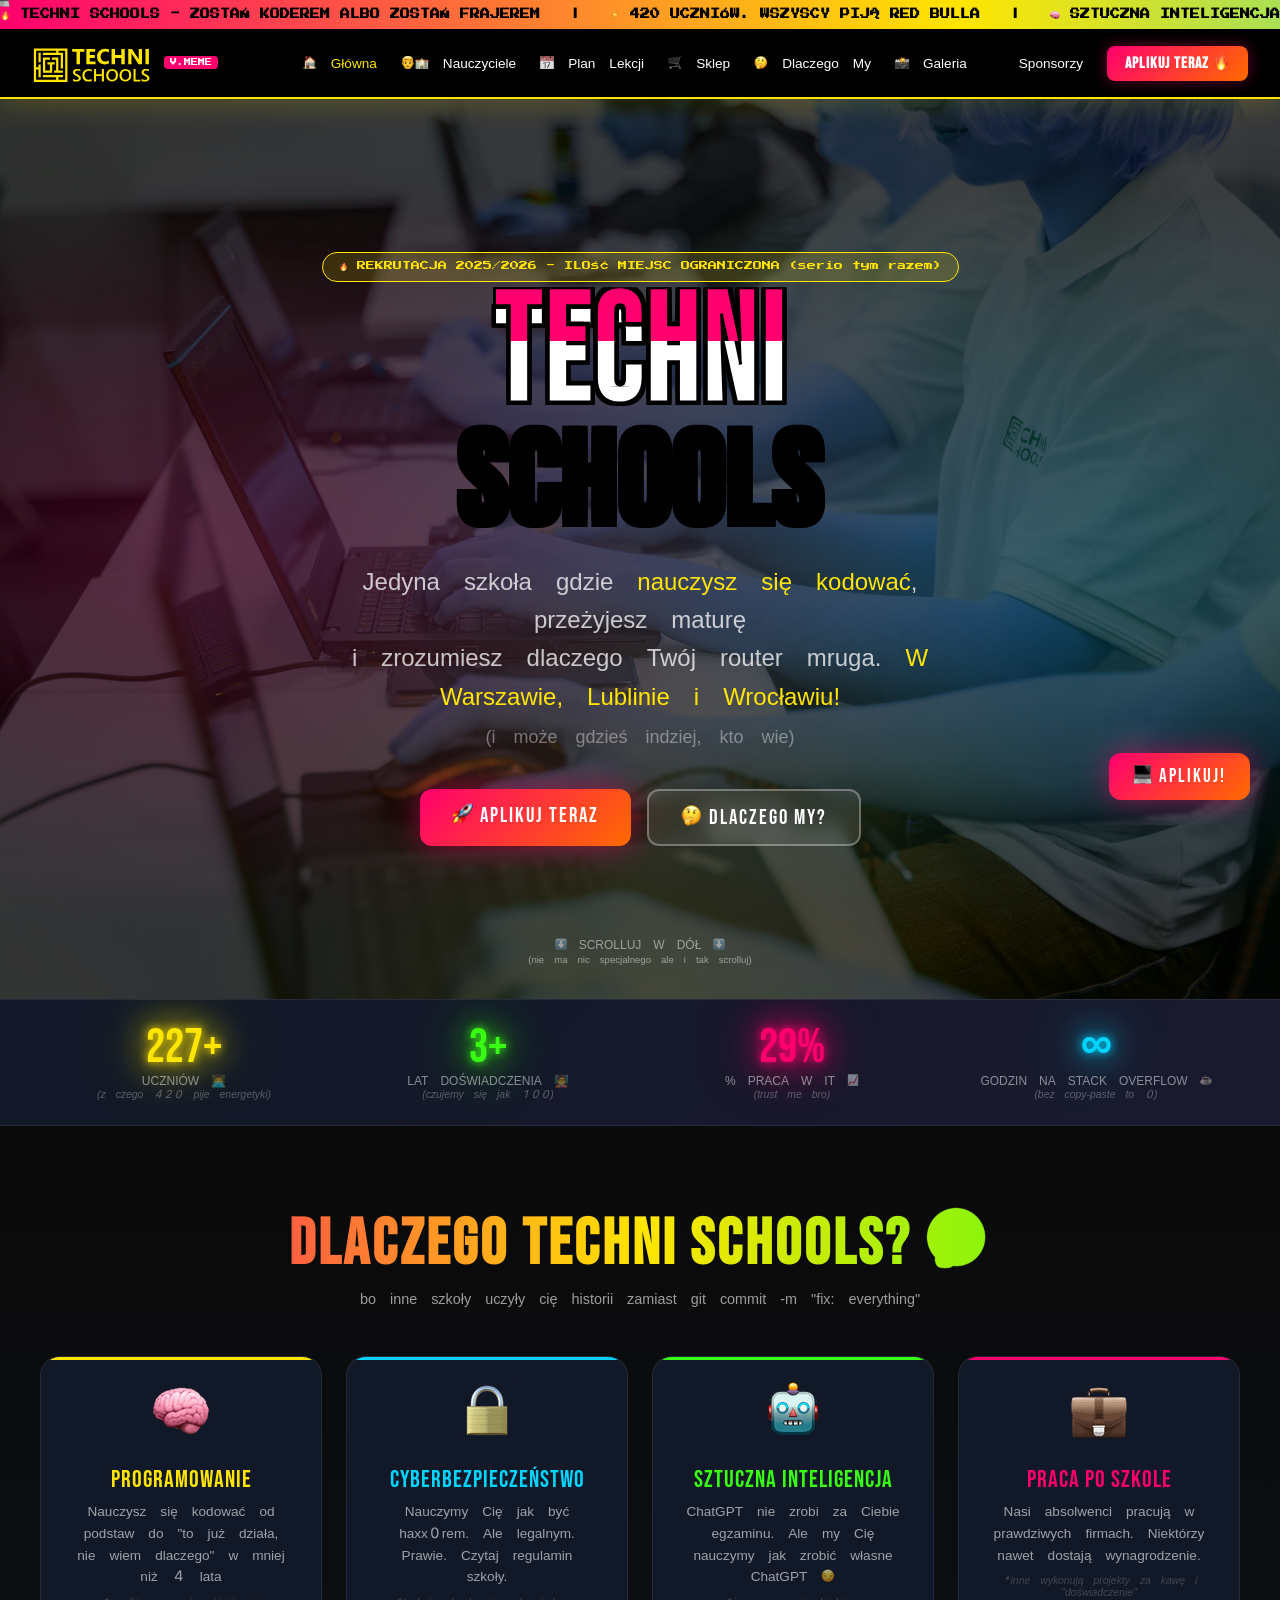
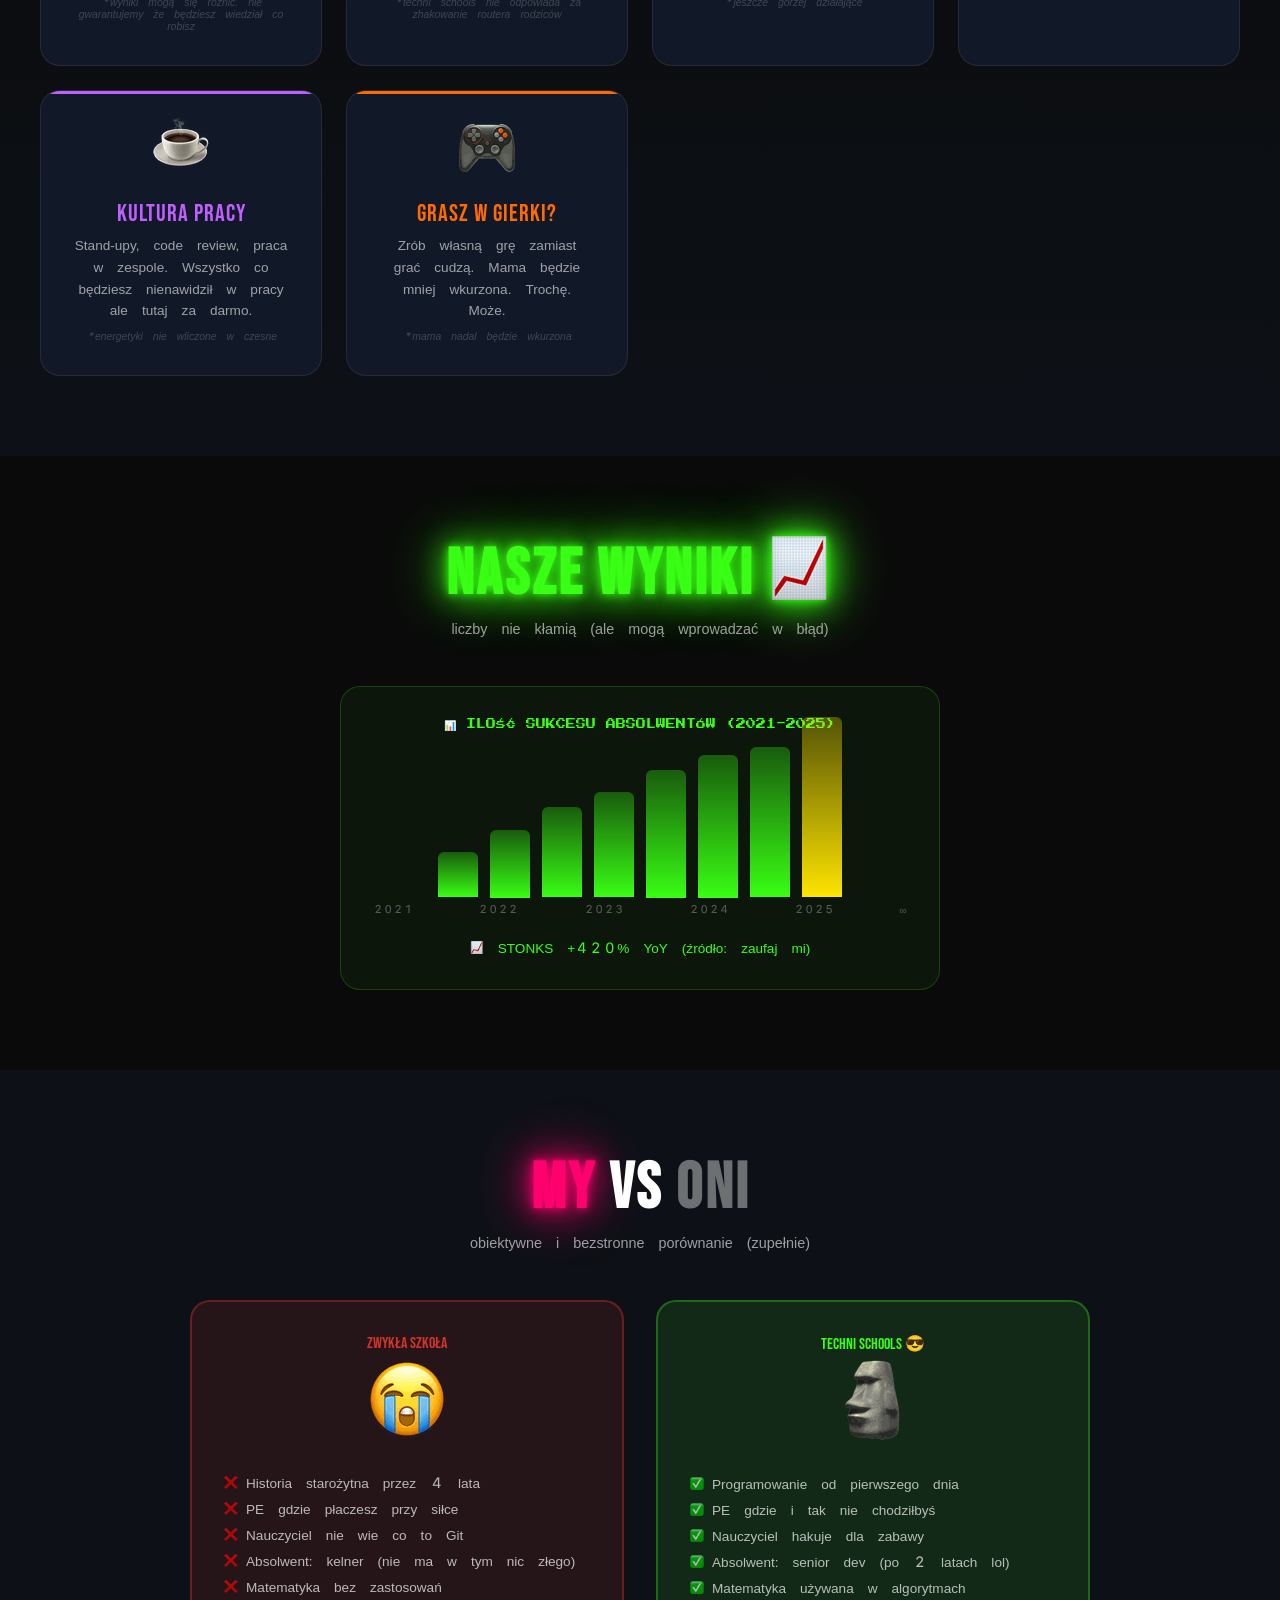
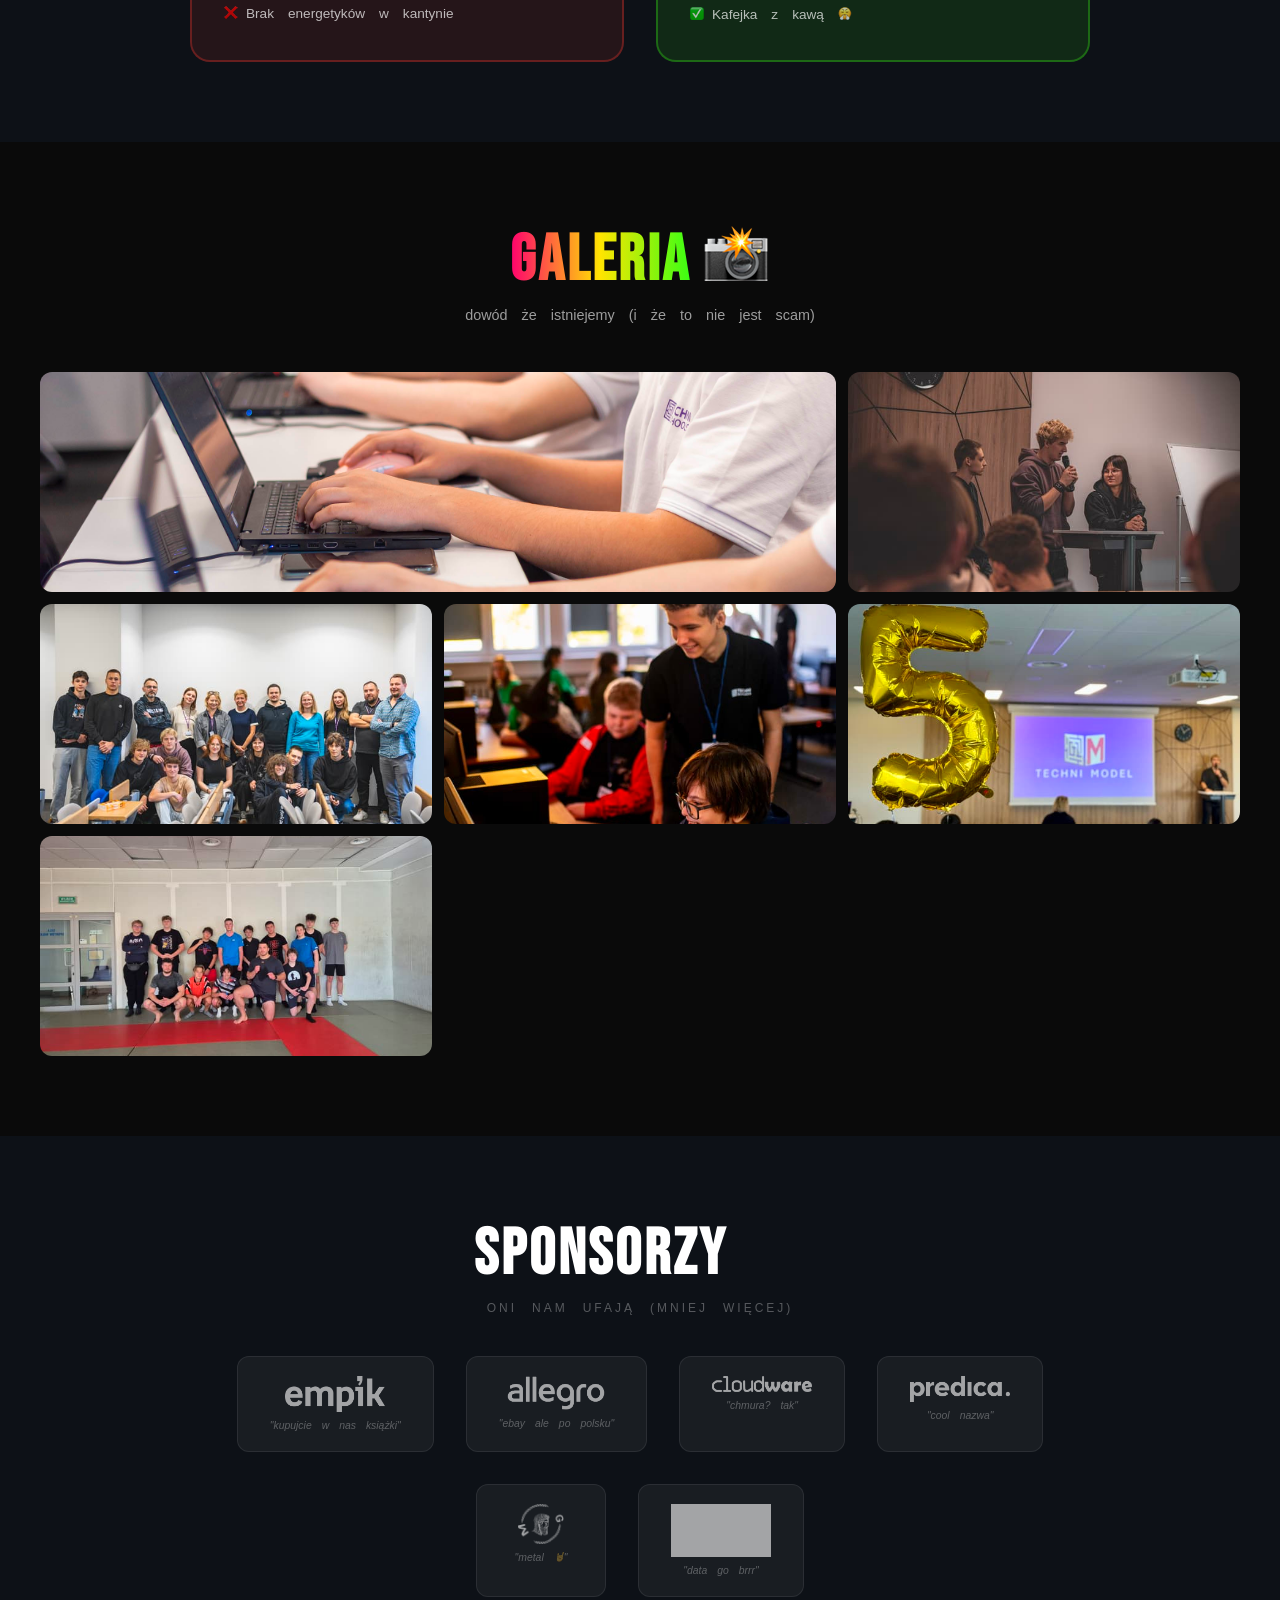
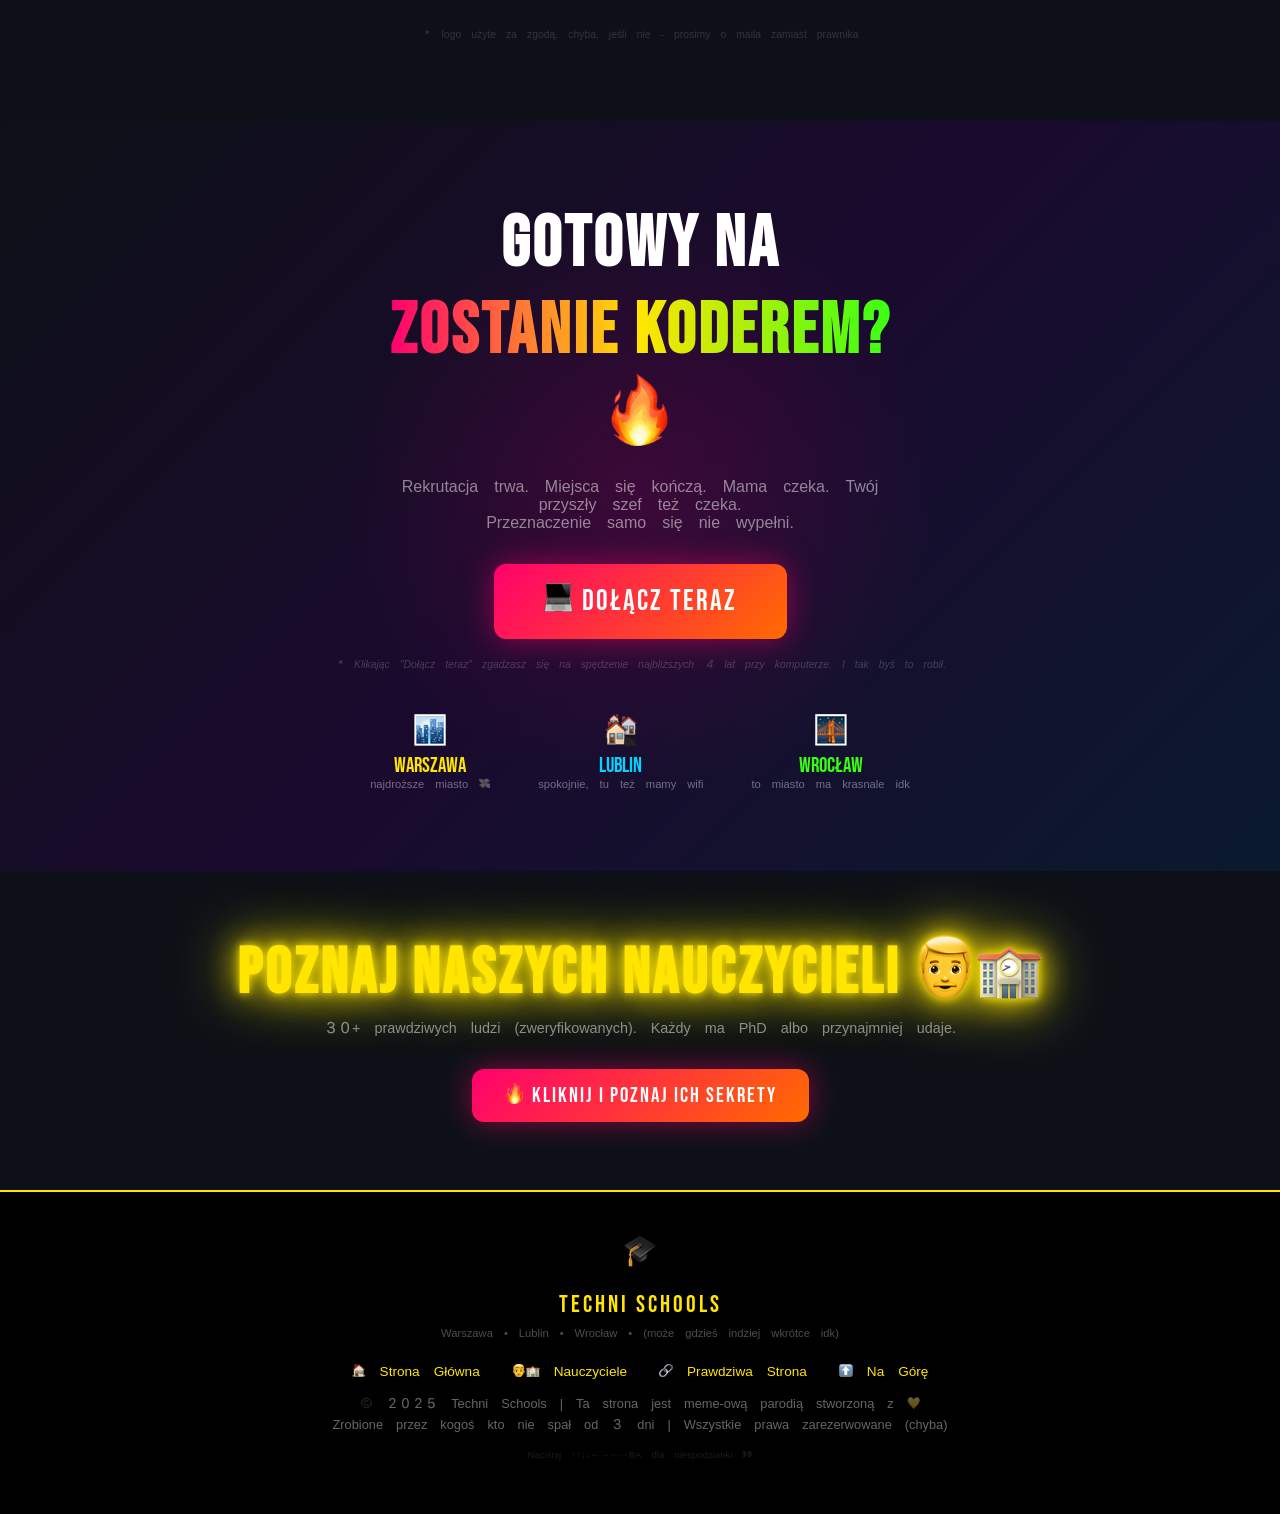
<file: index.html>
<!DOCTYPE html>
<html lang="pl">
<head>
  <meta charset="UTF-8">
  <meta name="viewport" content="width=device-width, initial-scale=1.0">
  <title>Techni Schools 🔥 | Zostań Koderem (albo nie, idc)</title>
  <meta name="description" content="Techni Schools - jedyne technikum gdzie nauczyciele też się boją matury. Aplikuj teraz. Błagamy.">
  <link rel="stylesheet" href="meme.css">
  <style>
    /* ========== HERO ========== */
    .hero {
      min-height: 100vh;
      position: relative;
      display: flex;
      align-items: center;
      justify-content: center;
      overflow: hidden;
      padding: 0;
    }
    .hero-bg {
      position: absolute;
      inset: 0;
      background-image: url('./Technikum Programistyczne Warszawa Lublin Wrocław_files/Kopia-TechniSchools-146_uid_643e4b61487a2.jpg');
      background-size: cover;
      background-position: center;
      filter: brightness(0.25) saturate(1.5) hue-rotate(200deg);
      animation: heroBgPulse 8s ease-in-out infinite;
    }
    @keyframes heroBgPulse {
      0%, 100% { filter: brightness(0.25) saturate(1.5) hue-rotate(200deg); }
      50% { filter: brightness(0.3) saturate(2) hue-rotate(220deg); }
    }
    .hero-overlay {
      position: absolute;
      inset: 0;
      background: 
        radial-gradient(ellipse at 20% 50%, rgba(255,0,110,0.2) 0%, transparent 60%),
        radial-gradient(ellipse at 80% 50%, rgba(0,212,255,0.2) 0%, transparent 60%),
        radial-gradient(ellipse at 50% 100%, rgba(255,229,0,0.1) 0%, transparent 50%);
    }
    .hero-content {
      position: relative;
      z-index: 2;
      text-align: center;
      padding: 2rem;
      max-width: 1000px;
    }
    .hero-badge {
      display: inline-block;
      background: rgba(255,229,0,0.15);
      border: 1px solid var(--yellow);
      color: var(--yellow);
      font-family: 'Press Start 2P', 'Apple Color Emoji', cursive, sans-serif;
      font-size: 9px;
      padding: 8px 16px;
      border-radius: 100px;
      margin-bottom: 1.5rem;
      animation: badgeGlow 2s ease-in-out infinite;
    }
    @keyframes badgeGlow {
      0%, 100% { box-shadow: 0 0 10px rgba(255,229,0,0.3); }
      50% { box-shadow: 0 0 30px rgba(255,229,0,0.7); }
    }
    .hero-title {
      font-size: clamp(3.5rem, 12vw, 8rem);
      line-height: 0.9;
      margin-bottom: 1rem;
    }
    .hero-subtitle {
      font-size: clamp(1rem, 2.5vw, 1.5rem);
      color: rgba(255,255,255,0.75);
      max-width: 600px;
      margin: 0 auto 2rem;
      line-height: 1.6;
    }
    .hero-subtitle em {
      color: var(--yellow);
      font-style: normal;
    }
    .hero-buttons {
      display: flex;
      gap: 1rem;
      justify-content: center;
      flex-wrap: wrap;
    }
    .btn-meme {
      display: inline-block;
      padding: 14px 32px;
      border-radius: 12px;
      font-family: 'Bebas Neue', Impact, 'Apple Color Emoji', cursive, sans-serif;
      font-size: 1.3rem;
      letter-spacing: 2px;
      text-decoration: none;
      cursor: pointer;
      border: none;
      transition: all 0.3s;
      position: relative;
      overflow: hidden;
    }
    .btn-primary {
      background: linear-gradient(135deg, var(--pink), var(--orange));
      color: white;
      box-shadow: 0 0 30px rgba(255,0,110,0.5);
    }
    .btn-primary:hover {
      box-shadow: 0 0 60px rgba(255,0,110,0.8);
      transform: translateY(-3px) scale(1.05);
    }
    .btn-secondary {
      background: rgba(255,255,255,0.1);
      color: white;
      border: 2px solid rgba(255,255,255,0.3);
      backdrop-filter: blur(10px);
    }
    .btn-secondary:hover {
      background: rgba(255,255,255,0.2);
      border-color: var(--yellow);
      transform: translateY(-3px);
    }
    .hero-scroll-hint {
      position: absolute;
      bottom: 2rem;
      left: 50%;
      transform: translateX(-50%);
      z-index: 2;
      color: rgba(255,255,255,0.5);
      font-size: 0.75rem;
      text-align: center;
      animation: scrollHint 2s ease-in-out infinite;
    }
    @keyframes scrollHint {
      0%, 100% { transform: translateX(-50%) translateY(0); opacity: 0.5; }
      50% { transform: translateX(-50%) translateY(8px); opacity: 1; }
    }

    /* ========== LIVE STATS BAR ========== */
    .stats-bar {
      background: linear-gradient(135deg, #111827, #1a1a2e);
      border-top: 1px solid var(--border);
      border-bottom: 1px solid var(--border);
      padding: 1.5rem 2rem;
    }
    .stats-bar-inner {
      max-width: 1200px;
      margin: 0 auto;
      display: grid;
      grid-template-columns: repeat(4, 1fr);
      gap: 1rem;
      text-align: center;
    }
    .stat-item {}
    .stat-number {
      font-family: 'Bebas Neue', Impact, 'Apple Color Emoji', cursive, sans-serif;
      font-size: 3rem;
      line-height: 1;
      display: block;
    }
    .stat-label {
      font-size: 0.75rem;
      color: rgba(255,255,255,0.5);
      display: block;
      margin-top: 2px;
    }
    .stat-sub {
      font-size: 0.65rem;
      color: rgba(255,255,255,0.3);
      display: block;
      font-style: italic;
    }
    @media (max-width: 600px) {
      .stats-bar-inner { grid-template-columns: repeat(2, 1fr); }
    }

    /* ========== WHY US ========== */
    .why-us { background: linear-gradient(180deg, var(--dark) 0%, #0d1117 100%); }
    .why-grid {
      display: grid;
      grid-template-columns: repeat(auto-fit, minmax(260px, 1fr));
      gap: 1.5rem;
      max-width: 1200px;
      margin: 0 auto;
    }
    .why-card {
      background: var(--card);
      border: 1px solid var(--border);
      border-radius: 20px;
      padding: 2rem;
      text-align: center;
      position: relative;
      overflow: hidden;
      transition: all 0.4s;
    }
    .why-card::before {
      content: '';
      position: absolute;
      top: 0; left: 0; right: 0;
      height: 3px;
      background: var(--card-accent, var(--yellow));
    }
    .why-card:hover {
      transform: translateY(-10px) rotate(-1deg);
      border-color: var(--card-accent, var(--yellow));
      box-shadow: 0 20px 60px rgba(0,0,0,0.5);
    }
    .why-icon {
      font-size: 3.5rem;
      display: block;
      margin-bottom: 1rem;
      animation: iconFloat 3s ease-in-out infinite;
    }
    @keyframes iconFloat {
      0%, 100% { transform: translateY(0) rotate(0deg); }
      50% { transform: translateY(-8px) rotate(5deg); }
    }
    .why-title {
      font-family: 'Bebas Neue', Impact, 'Apple Color Emoji', cursive, sans-serif;
      font-size: 1.5rem;
      letter-spacing: 1px;
      margin-bottom: 0.5rem;
      color: var(--card-accent, var(--yellow));
    }
    .why-desc {
      font-size: 0.85rem;
      color: rgba(255,255,255,0.6);
      line-height: 1.6;
    }
    .why-fine-print {
      font-size: 0.65rem;
      color: rgba(255,255,255,0.2);
      margin-top: 0.5rem;
      font-style: italic;
    }

    /* ========== COMPARISON SECTION ========== */
    .comparison { background: #0d1117; }
    .comparison-grid {
      display: grid;
      grid-template-columns: 1fr 1fr;
      gap: 2rem;
      max-width: 900px;
      margin: 0 auto;
    }
    @media (max-width: 600px) { .comparison-grid { grid-template-columns: 1fr; } }
    .comp-card {
      border-radius: 20px;
      padding: 2rem;
      text-align: center;
    }
    .comp-card.bad {
      background: rgba(255,59,48,0.1);
      border: 2px solid rgba(255,59,48,0.3);
    }
    .comp-card.good {
      background: rgba(57,255,20,0.1);
      border: 2px solid rgba(57,255,20,0.3);
      animation: goodCardPulse 2s ease-in-out infinite;
    }
    @keyframes goodCardPulse {
      0%, 100% { box-shadow: 0 0 20px rgba(57,255,20,0.2); }
      50% { box-shadow: 0 0 50px rgba(57,255,20,0.4); }
    }
    .comp-face {
      font-size: 5rem;
      display: block;
      margin: 1rem 0;
    }
    .comp-label {
      font-family: 'Bebas Neue', 'Apple Color Emoji', cursive, sans-serif;
      font-size: 1.8rem;
      letter-spacing: 2px;
    }
    .comp-list {
      list-style: none;
      margin-top: 1rem;
      text-align: left;
      font-size: 0.85rem;
    }
    .comp-list li {
      padding: 5px 0;
      color: rgba(255,255,255,0.7);
    }
    .comp-list li::before { margin-right: 8px; }
    .bad .comp-list li::before { content: '❌'; }
    .good .comp-list li::before { content: '✅'; }

    /* ========== GALLERY ========== */
    .gallery-section { background: var(--dark); }
    .gallery-grid {
      display: grid;
      grid-template-columns: repeat(3, 1fr);
      grid-auto-rows: 220px;
      gap: 12px;
      max-width: 1200px;
      margin: 0 auto;
    }
    @media (max-width: 768px) {
      .gallery-grid { grid-template-columns: repeat(2, 1fr); grid-auto-rows: 160px; }
    }
    .gallery-item {
      position: relative;
      border-radius: 12px;
      overflow: hidden;
      cursor: pointer;
    }
    .gallery-item:nth-child(1) { grid-column: span 2; }
    .gallery-item img {
      width: 100%;
      height: 100%;
      object-fit: cover;
      transition: all 0.5s;
      filter: saturate(1.2);
    }
    .gallery-item:hover img {
      transform: scale(1.1);
      filter: saturate(2) brightness(1.1);
    }
    .gallery-item-overlay {
      position: absolute;
      inset: 0;
      background: linear-gradient(to top, rgba(0,0,0,0.85) 0%, transparent 60%);
      display: flex;
      align-items: flex-end;
      padding: 1rem;
      opacity: 0;
      transition: opacity 0.3s;
    }
    .gallery-item:hover .gallery-item-overlay { opacity: 1; }
    .gallery-caption {
      font-family: 'Bebas Neue', 'Apple Color Emoji', cursive, sans-serif;
      font-size: 1.2rem;
      color: var(--yellow);
      letter-spacing: 1px;
    }
    .gallery-caption small {
      display: block;
      font-family: 'Comic Sans MS', 'Apple Color Emoji', cursive, sans-serif;
      font-size: 0.7rem;
      color: rgba(255,255,255,0.7);
      letter-spacing: normal;
    }

    /* ========== PARTNERS ========== */
    .partners-section { background: #0d1117; }
    .partners-label {
      text-align: center;
      color: rgba(255,255,255,0.3);
      font-size: 0.75rem;
      text-transform: uppercase;
      letter-spacing: 3px;
      margin-bottom: 2.5rem;
    }
    .partners-grid {
      display: flex;
      flex-wrap: wrap;
      justify-content: center;
      gap: 2rem;
      max-width: 900px;
      margin: 0 auto;
    }
    .partner-item {
      background: rgba(255,255,255,0.05);
      border: 1px solid var(--border);
      border-radius: 12px;
      padding: 1.2rem 2rem;
      display: flex;
      flex-direction: column;
      align-items: center;
      gap: 8px;
      transition: all 0.3s;
      min-width: 130px;
    }
    .partner-item:hover {
      background: rgba(255,229,0,0.08);
      border-color: var(--yellow);
      transform: translateY(-5px) rotate(-2deg);
    }
    .partner-item img {
      max-width: 100px;
      max-height: 40px;
      object-fit: contain;
      filter: brightness(0) invert(1);
      opacity: 0.6;
      transition: opacity 0.3s;
    }
    .partner-item:hover img { opacity: 1; }
    .partner-meme-tag {
      font-size: 0.65rem;
      color: rgba(255,255,255,0.3);
      font-style: italic;
      text-align: center;
    }

    /* ========== CTA SECTION ========== */
    .cta-section {
      background: linear-gradient(135deg, #0d1117 0%, #1a0a2e 50%, #0a1a2e 100%);
      text-align: center;
      position: relative;
      overflow: hidden;
    }
    .cta-section::before {
      content: '';
      position: absolute;
      top: 50%; left: 50%;
      transform: translate(-50%, -50%);
      width: 600px; height: 600px;
      background: radial-gradient(circle, rgba(255,0,110,0.15) 0%, transparent 70%);
      pointer-events: none;
    }
    .cta-title {
      font-size: clamp(2rem, 6vw, 4.5rem);
      position: relative;
    }
    .cta-sub {
      font-size: 1rem;
      color: rgba(255,255,255,0.5);
      margin: 1rem 0 2rem;
      max-width: 500px;
      margin-left: auto;
      margin-right: auto;
    }
    .cta-fine {
      font-size: 0.65rem;
      color: rgba(255,255,255,0.2);
      margin-top: 1rem;
      font-style: italic;
    }
    .btn-escape {
      position: fixed;
      bottom: 100px;
      right: 30px;
      z-index: 5000;
      background: linear-gradient(135deg, var(--pink), var(--orange));
      color: white;
      padding: 12px 24px;
      border-radius: 12px;
      font-family: 'Bebas Neue', 'Apple Color Emoji', cursive, sans-serif;
      font-size: 1.2rem;
      letter-spacing: 2px;
      cursor: pointer;
      border: none;
      box-shadow: 0 0 30px rgba(255,0,110,0.5);
      transition: all 0.1s;
      text-decoration: none;
      display: block;
    }

    /* ========== STONKS SECTION ========== */
    .stonks-section {
      background: var(--dark);
      text-align: center;
    }
    .stonks-img {
      font-size: 5rem;
      display: block;
      margin-bottom: 1rem;
    }
    .stonks-chart {
      max-width: 600px;
      margin: 0 auto;
      padding: 2rem;
      background: rgba(57,255,20,0.05);
      border: 1px solid rgba(57,255,20,0.2);
      border-radius: 20px;
    }
    .chart-bars {
      display: flex;
      align-items: flex-end;
      gap: 12px;
      height: 150px;
      justify-content: center;
    }
    .chart-bar {
      background: linear-gradient(to top, var(--green), rgba(57,255,20,0.3));
      border-radius: 6px 6px 0 0;
      width: 40px;
      animation: barGrow 1s ease-out forwards;
      transform-origin: bottom;
    }
    @keyframes barGrow {
      from { transform: scaleY(0); }
      to { transform: scaleY(1); }
    }
    .chart-bar:nth-child(1) { height: 30%; animation-delay: 0.1s; }
    .chart-bar:nth-child(2) { height: 45%; animation-delay: 0.2s; }
    .chart-bar:nth-child(3) { height: 60%; animation-delay: 0.3s; }
    .chart-bar:nth-child(4) { height: 70%; animation-delay: 0.4s; }
    .chart-bar:nth-child(5) { height: 85%; animation-delay: 0.5s; }
    .chart-bar:nth-child(6) { height: 95%; animation-delay: 0.6s; }
    .chart-bar:nth-child(7) { height: 100%; animation-delay: 0.7s; }
    .chart-bar.going-up {
      background: linear-gradient(to top, var(--yellow), rgba(255,229,0,0.3));
      animation-delay: 0.8s;
      height: 120%;
    }
  </style>
</head>
<body>
<script src="https://keepandroidopen.org/banner.js"></script>
<!-- CUSTOM CURSOR -->
<div class="custom-cursor" id="cursor">💻</div>

<!-- MEME TICKER -->
<div class="ticker-wrap" role="marquee" aria-label="Live updates">
  <div class="ticker-content">
    🔥 TECHNI SCHOOLS - ZOSTAŃ KODEREM ALBO ZOSTAŃ FRAJEREM &nbsp;&nbsp;|&nbsp;&nbsp;
    ⚡ 420 UCZNIÓW. WSZYSCY PIJĄ RED BULLA &nbsp;&nbsp;|&nbsp;&nbsp;
    🧠 SZTUCZNA INTELIGENCJA UCZY SIĘ OD NASZYCH UCZNIÓW &nbsp;&nbsp;|&nbsp;&nbsp;
    💀 MATEMATYKA: PRZEŻYJESZ (MOŻE) &nbsp;&nbsp;|&nbsp;&nbsp;
    🚀 PRACA W IT PO SZKOLE. TRUST ME BRO &nbsp;&nbsp;|&nbsp;&nbsp;
    😤 WARSZAWA • LUBLIN • WROCŁAW &nbsp;&nbsp;|&nbsp;&nbsp;
    🎮 GRY TO BADANIE RYNKU. MAMA JUŻ NIE MOŻE NARZEKAĆ &nbsp;&nbsp;|&nbsp;&nbsp;
    💻 PRINT("HELLO WORLD") ZMIENIŁ MOJE ŻYCIE &nbsp;&nbsp;|&nbsp;&nbsp;
    🔒 CYBERBEZPIECZEŃSTWO: ZAMKNIJ TEN INCOGNITO &nbsp;&nbsp;|&nbsp;&nbsp;
    📚 REKRUTACJA TRWA. BŁAGAMY. &nbsp;&nbsp;|&nbsp;&nbsp;
    🔥 TECHNI SCHOOLS - ZOSTAŃ KODEREM ALBO ZOSTAŃ FRAJEREM &nbsp;&nbsp;|&nbsp;&nbsp;
    ⚡ 420 UCZNIÓW. WSZYSCY PIJĄ RED BULLA &nbsp;&nbsp;|&nbsp;&nbsp;
    🧠 SZTUCZNA INTELIGENCJA UCZY SIĘ OD NASZYCH UCZNIÓW &nbsp;&nbsp;|&nbsp;&nbsp;
    💀 MATEMATYKA: PRZEŻYJESZ (MOŻE) &nbsp;&nbsp;|&nbsp;&nbsp;
    🚀 PRACA W IT PO SZKOLE. TRUST ME BRO &nbsp;&nbsp;|&nbsp;&nbsp;
  </div>
</div>

<!-- NAVBAR -->
<nav class="meme-nav">
  <a href="index.html" class="nav-logo" aria-label="Strona główna">
    <svg data-name="ts_logo" xmlns="http://www.w3.org/2000/svg" viewBox="0 0 857.03 304.17">
      <path d="M13.14 46v239h240V46Zm224 223h-49v-17h33v-16H78v16h94.14v17h-143v-73h17v56h16v-91h-16v19h-17V62h144v15h-96v16h128v96h16V77h-32V62h48Z"></path>
      <path d="M162 145v16h-18.14v59H78.14V110H128v16H94.14v78h33.72v-43H110v-16h52z"></path>
      <path d="M221 204v16h-63v-16h14.14v-78h-29.26v-16H188v12h.14v82H221zM46.14 77h16v68h-16zM373.64 69.34h-31.08v89h-24.62v-89H287v-20h86.63ZM453.66 158.33h-65.35v-109h62.85v20h-38.3v24.25h35.64v19.91h-35.64v24.93h40.8ZM549.26 154.46q-11.93 5.78-31.15 5.77-25.08 0-39.44-14.74T464.3 106.2q0-26.15 16.15-42.41t41.91-16.26q16 0 26.9 4v23.66a47.7 47.7 0 0 0-24.92-6.53q-15.36 0-24.78 9.65t-9.42 26.14q0 15.81 8.89 25.19T523 139a51 51 0 0 0 26.29-7ZM662.57 158.33H638V114h-45.19v44.38h-24.55v-109h24.55v43.44H638V49.36h24.62ZM785.53 158.33h-24.78l-44.91-68.47a99.83 99.83 0 0 1-5.47-9h-.3q.6 5.78.61 17.63v59.88H687.5v-109h26.44l43.24 66.34q3 4.48 5.47 8.89h.35a115.42 115.42 0 0 1-.61-15V49.36h23.18ZM835 158.33h-24.55v-109H835ZM292.63 277.93v-15a23.43 23.43 0 0 0 4.81 3.32 38 38 0 0 0 5.92 2.48 46.18 46.18 0 0 0 6.26 1.56 33.09 33.09 0 0 0 5.76.56q9.21 0 13.71-3.07a10.09 10.09 0 0 0 4.51-8.89 9.7 9.7 0 0 0-1.5-5.43 15.7 15.7 0 0 0-4.21-4.2 43.51 43.51 0 0 0-6.34-3.65c-2.44-1.17-5-2.39-7.82-3.65q-4.49-2.4-8.35-4.85a35.52 35.52 0 0 1-6.71-5.43 22.66 22.66 0 0 1-4.48-6.71 22 22 0 0 1-1.62-8.77 20.28 20.28 0 0 1 2.79-10.77 23.54 23.54 0 0 1 7.36-7.54 33.51 33.51 0 0 1 10.39-4.42A49.44 49.44 0 0 1 325 192q13.8 0 20.12 3.13v14.41q-7.49-5.4-19.26-5.4a34.42 34.42 0 0 0-6.47.62 19.3 19.3 0 0 0-5.77 2 12.64 12.64 0 0 0-4.14 3.62 8.89 8.89 0 0 0-1.59 5.34 10.07 10.07 0 0 0 1.23 5.09 13 13 0 0 0 3.58 3.92 37.06 37.06 0 0 0 5.77 3.47q3.4 1.68 7.88 3.65 4.61 2.38 8.68 5a41.44 41.44 0 0 1 7.18 5.82 25.58 25.58 0 0 1 4.9 7.09 20.75 20.75 0 0 1 1.81 8.86 20.81 20.81 0 0 1-10 18.77 32.54 32.54 0 0 1-10.52 4.17 59.28 59.28 0 0 1-12.58 1.29 52.3 52.3 0 0 1-5.43-.34q-3.21-.33-6.59-1a62 62 0 0 1-6.38-1.56 20.22 20.22 0 0 1-4.79-2.02ZM426.4 277.75q-9.94 5.14-24.72 5.15-19.14 0-30.67-12.08t-11.53-31.71q0-21.11 13-34.11t32.79-13q12.75 0 21.16 3.62v14.47a37.82 37.82 0 0 0-19.63-5.27q-14.29 0-23.15 9.14t-8.87 24.41q0 14.53 8.28 23.15t21.78 8.62q12.45 0 21.59-5.89ZM513.74 281.43h-14.66v-38.15h-41.4v38.15h-14.6v-88h14.6v37h41.4v-37h14.66ZM571.7 282.9q-19 0-30.45-12.33t-11.44-32.08q0-21.23 11.65-33.85T573.11 192q18.52 0 29.84 12.27t11.32 32.08q0 21.53-11.59 34T571.7 282.9Zm.68-78.08a24.44 24.44 0 0 0-19.66 9q-7.58 9-7.58 23.73t7.36 23.62a23.74 23.74 0 0 0 19.26 8.95q12.65 0 19.94-8.52t7.3-23.86q0-15.76-7.09-24.35t-19.53-8.57ZM666.65 282.9q-19 0-30.45-12.33t-11.44-32.08q0-21.23 11.65-33.85T668.06 192q18.53 0 29.84 12.27t11.31 32.08q0 21.53-11.59 34t-30.97 12.55Zm.67-78.08a24.46 24.46 0 0 0-19.66 9q-7.57 9-7.57 23.73t7.36 23.62a23.74 23.74 0 0 0 19.26 8.95q12.63 0 19.93-8.52t7.3-23.86q0-15.76-7.08-24.35t-19.54-8.57ZM774.05 281.43h-48.7v-88h14.59v75.67h34.11ZM782.69 277.93v-15a23.51 23.51 0 0 0 4.82 3.32 37.63 37.63 0 0 0 5.92 2.48 46 46 0 0 0 6.25 1.56 33.29 33.29 0 0 0 5.77.56q9.19 0 13.71-3.07a10.11 10.11 0 0 0 4.51-8.89 9.71 9.71 0 0 0-1.51-5.43 15.51 15.51 0 0 0-4.2-4.2 43.13 43.13 0 0 0-6.35-3.65q-3.65-1.76-7.82-3.65-4.47-2.4-8.34-4.85a35.52 35.52 0 0 1-6.71-5.43 22.47 22.47 0 0 1-4.48-6.71 21.79 21.79 0 0 1-1.63-8.77 20.28 20.28 0 0 1 2.79-10.77 23.65 23.65 0 0 1 7.36-7.54 33.67 33.67 0 0 1 10.4-4.42 49.38 49.38 0 0 1 11.9-1.44q13.8 0 20.12 3.13v14.41q-7.49-5.4-19.26-5.4a34.34 34.34 0 0 0-6.47.62 19.3 19.3 0 0 0-5.77 2 12.44 12.44 0 0 0-4.14 3.62 8.89 8.89 0 0 0-1.59 5.34 10.17 10.17 0 0 0 1.22 5.09 13.15 13.15 0 0 0 3.59 3.92 36.59 36.59 0 0 0 5.77 3.47c2.27 1.12 4.89 2.34 7.88 3.65q4.61 2.38 8.68 5a41 41 0 0 1 7.17 5.82 25.62 25.62 0 0 1 4.91 7.09 20.75 20.75 0 0 1 1.81 8.86 20.79 20.79 0 0 1-10 18.77 32.36 32.36 0 0 1-10.52 4.17 59.12 59.12 0 0 1-12.57 1.29 52.3 52.3 0 0 1-5.43-.34q-3.21-.33-6.59-1a61.4 61.4 0 0 1-6.38-1.56 20.5 20.5 0 0 1-4.82-2.05Z"></path>
    </svg>
    <span class="nav-logo-badge">V.MEME</span>
  </a>
  <ul class="nav-links">
    <li><a href="index.html" class="active">🏠 Główna</a></li>
    <li><a href="teachers.html">👨‍🏫 Nauczyciele</a></li>
    <li><a href="schedule.html">📅 Plan Lekcji</a></li>
    <li><a href="shop.html">🛒 Sklep</a></li>
    <li><a href="#why-us">🤔 Dlaczego My</a></li>
    <li><a href="#gallery">📸 Galeria</a></li>
    <li><a href="#partners">🤝 Sponsorzy</a></li>
    <li><a href="teachers.html" class="nav-cta">APLIKUJ TERAZ 🔥</a></li>
  </ul>
</nav>

<!-- HERO -->
<section class="hero" id="hero">
  <div class="hero-bg"></div>
  <div class="hero-overlay"></div>
  <div class="hero-content">
    <div class="hero-badge">🔥 REKRUTACJA 2025/2026 - ILOŚĆ MIEJSC OGRANICZONA (serio tym razem)</div>
    <h1 class="hero-title">
      <span class="impact-outlined glitch" data-text="TECHNI">TECHNI</span><br>
      <span class="impact-outlined rainbow">SCHOOLS</span>
    </h1>
    <p class="hero-subtitle">
      Jedyna szkoła gdzie <em>nauczysz się kodować</em>, przeżyjesz maturę<br>
      i zrozumiesz dlaczego Twój router mruga. <em>W Warszawie, Lublinie i Wrocławiu!</em><br>
      <span style="font-size:0.75em; color:rgba(255,255,255,0.4);">(i może gdzieś indziej, kto wie)</span>
    </p>
    <div class="hero-buttons">
      <a href="teachers.html" class="btn-meme btn-primary" id="apply-btn">
        🚀 APLIKUJ TERAZ
      </a>
      <a href="#why-us" class="btn-meme btn-secondary">
        🤔 DLACZEGO MY?
      </a>
    </div>
  </div>
  <div class="hero-scroll-hint">
    ⬇️ SCROLLUJ W DÓŁ ⬇️<br>
    <span style="font-size:0.6rem;">(nie ma nic specjalnego ale i tak scrolluj)</span>
  </div>
</section>

<!-- STATS BAR -->
<div class="stats-bar" id="stats">
  <div class="stats-bar-inner">
    <div class="stat-item">
      <span class="stat-number glow-yellow" id="counter-students">0</span>
      <span class="stat-label">UCZNIÓW 👨‍💻</span>
      <span class="stat-sub">(z czego 420 pije energetyki)</span>
    </div>
    <div class="stat-item">
      <span class="stat-number glow-green" id="counter-years">0</span>
      <span class="stat-label">LAT DOŚWIADCZENIA 🧑‍🏫</span>
      <span class="stat-sub">(czujemy się jak 100)</span>
    </div>
    <div class="stat-item">
      <span class="stat-number glow-pink" id="counter-jobs">0</span>
      <span class="stat-label">% PRACA W IT 📈</span>
      <span class="stat-sub">(trust me bro)</span>
    </div>
    <div class="stat-item">
      <span class="stat-number glow-blue">∞</span>
      <span class="stat-label">GODZIN NA STACK OVERFLOW ☕</span>
      <span class="stat-sub">(bez copy-paste to 0)</span>
    </div>
  </div>
</div>

<!-- WHY US -->
<section class="why-us" id="why-us">
  <div class="container">
    <h2 class="section-title rainbow">DLACZEGO TECHNI SCHOOLS? 🤔</h2>
    <p class="section-subtitle">bo inne szkoły uczyły cię historii zamiast git commit -m "fix: everything"</p>
    <div class="why-grid">
      <div class="why-card" style="--card-accent: var(--yellow);">
        <span class="why-icon">🧠</span>
        <div class="why-title">PROGRAMOWANIE</div>
        <p class="why-desc">Nauczysz się kodować od podstaw do "to już działa, nie wiem dlaczego" w mniej niż 4 lata</p>
        <p class="why-fine-print">*wyniki mogą się różnić. nie gwarantujemy że będziesz wiedział co robisz</p>
      </div>
      <div class="why-card" style="--card-accent: var(--blue);">
        <span class="why-icon">🔒</span>
        <div class="why-title">CYBERBEZPIECZEŃSTWO</div>
        <p class="why-desc">Nauczymy Cię jak być haxx0rem. Ale legalnym. Prawie. Czytaj regulamin szkoły.</p>
        <p class="why-fine-print">*techni schools nie odpowiada za zhakowanie routera rodziców</p>
      </div>
      <div class="why-card" style="--card-accent: var(--green);">
        <span class="why-icon">🤖</span>
        <div class="why-title">SZTUCZNA INTELIGENCJA</div>
        <p class="why-desc">ChatGPT nie zrobi za Ciebie egzaminu. Ale my Cię nauczymy jak zrobić własne ChatGPT 😏</p>
        <p class="why-fine-print">*jeszcze gorzej działające</p>
      </div>
      <div class="why-card" style="--card-accent: var(--pink);">
        <span class="why-icon">💼</span>
        <div class="why-title">PRACA PO SZKOLE</div>
        <p class="why-desc">Nasi absolwenci pracują w prawdziwych firmach. Niektórzy nawet dostają wynagrodzenie.</p>
        <p class="why-fine-print">*inne wykonują projekty za kawę i "doświadczenie"</p>
      </div>
      <div class="why-card" style="--card-accent: var(--purple);">
        <span class="why-icon">☕</span>
        <div class="why-title">KULTURA PRACY</div>
        <p class="why-desc">Stand-upy, code review, praca w zespole. Wszystko co będziesz nienawidził w pracy ale tutaj za darmo.</p>
        <p class="why-fine-print">*energetyki nie wliczone w czesne</p>
      </div>
      <div class="why-card" style="--card-accent: var(--orange);">
        <span class="why-icon">🎮</span>
        <div class="why-title">GRASZ W GIERKI?</div>
        <p class="why-desc">Zrób własną grę zamiast grać cudzą. Mama będzie mniej wkurzona. Trochę. Może.</p>
        <p class="why-fine-print">*mama nadal będzie wkurzona</p>
      </div>
    </div>
  </div>
</section>

<!-- STONKS -->
<section class="stonks-section">
  <div class="container">
    <h2 class="section-title glow-green">NASZE WYNIKI 📈</h2>
    <p class="section-subtitle">liczby nie kłamią (ale mogą wprowadzać w błąd)</p>
    <div class="stonks-chart">
      <div style="font-family:'Press Start 2P',cursive; font-size:10px; color:var(--green); margin-bottom:1rem;">
        📊 ILOŚĆ SUKCESU ABSOLWENTÓW (2021-2025)
      </div>
      <div class="chart-bars">
        <div class="chart-bar"></div>
        <div class="chart-bar"></div>
        <div class="chart-bar"></div>
        <div class="chart-bar"></div>
        <div class="chart-bar"></div>
        <div class="chart-bar"></div>
        <div class="chart-bar"></div>
        <div class="chart-bar going-up"></div>
      </div>
      <div style="display:flex; justify-content:space-between; margin-top:8px; font-size:0.65rem; color:rgba(255,255,255,0.3);">
        <span>2021</span><span>2022</span><span>2023</span><span>2024</span><span>2025</span><span>∞</span>
      </div>
      <div style="margin-top:1.5rem; font-size:0.85rem; color:var(--green);">
        📈 STONKS +420% YoY (źródło: zaufaj mi)
      </div>
    </div>
  </div>
</section>

<!-- COMPARISON -->
<section class="comparison" id="comparison">
  <div class="container">
    <h2 class="section-title"><span class="glow-pink">MY</span> VS <span style="color:rgba(255,255,255,0.4);">ONI</span></h2>
    <p class="section-subtitle">obiektywne i bezstronne porównanie (zupełnie)</p>
    <div class="comparison-grid">
      <div class="comp-card bad">
        <span style="font-family:'Bebas Neue',cursive; font-size:1rem; color:rgba(255,59,48,0.8);">ZWYKŁA SZKOŁA</span>
        <span class="comp-face">😭</span>
        <ul class="comp-list">
          <li>Historia starożytna przez 4 lata</li>
          <li>PE gdzie płaczesz przy siłce</li>
          <li>Nauczyciel nie wie co to Git</li>
          <li>Absolwent: kelner (nie ma w tym nic złego)</li>
          <li>Matematyka bez zastosowań</li>
          <li>Brak energetyków w kantynie</li>
        </ul>
      </div>
      <div class="comp-card good">
        <span style="font-family:'Bebas Neue',cursive; font-size:1rem; color:var(--green);">TECHNI SCHOOLS 😎</span>
        <span class="comp-face">🗿</span>
        <ul class="comp-list">
          <li>Programowanie od pierwszego dnia</li>
          <li>PE gdzie i tak nie chodziłbyś</li>
          <li>Nauczyciel hakuje dla zabawy</li>
          <li>Absolwent: senior dev (po 2 latach lol)</li>
          <li>Matematyka używana w algorytmach</li>
          <li>Kafejka z kawą 😤</li>
        </ul>
      </div>
    </div>
  </div>
</section>

<!-- GALLERY -->
<section class="gallery-section" id="gallery">
  <div class="container">
    <h2 class="section-title"><span class="rainbow">GALERIA</span> 📸</h2>
    <p class="section-subtitle">dowód że istniejemy (i że to nie jest scam)</p>
    <div class="gallery-grid">
      <div class="gallery-item">
        <img src="./Technikum Programistyczne Warszawa Lublin Wrocław_files/Kopia-TechniSchools-146_uid_643e4b61487a2.jpg" alt="Techni Schools główne zdjęcie" loading="lazy">
        <div class="gallery-item-overlay">
          <div class="gallery-caption">TO MY 😎
            <small>wyglądamy poważnie. nie jesteśmy.</small>
          </div>
        </div>
      </div>
      <div class="gallery-item">
        <img src="./Technikum Programistyczne Warszawa Lublin Wrocław_files/DSC04363_uid_672b749857fc9.jpg" alt="Wydarzenie" loading="lazy">
        <div class="gallery-item-overlay">
          <div class="gallery-caption">KONFERENCJA
            <small>wszyscy udają że rozumieją</small>
          </div>
        </div>
      </div>
      <div class="gallery-item">
        <img src="./Technikum Programistyczne Warszawa Lublin Wrocław_files/DSC04382_uid_672b7498a2258.jpg" alt="Uczniowie" loading="lazy">
        <div class="gallery-item-overlay">
          <div class="gallery-caption">UCZNIOWIE
            <small>zamiast scrollować TikTok scrollują kod</small>
          </div>
        </div>
      </div>
      <div class="gallery-item">
        <img src="./Technikum Programistyczne Warszawa Lublin Wrocław_files/DSC_8847_uid_672b74eed485d.jpg" alt="Szkoła" loading="lazy">
        <div class="gallery-item-overlay">
          <div class="gallery-caption">ZAJĘCIA
            <small>nikt nie śpi (kłamstwo)</small>
          </div>
        </div>
      </div>
      <div class="gallery-item">
        <img src="./Technikum Programistyczne Warszawa Lublin Wrocław_files/IMG_1675_uid_672b74868f197.jpg" alt="Event" loading="lazy">
        <div class="gallery-item-overlay">
          <div class="gallery-caption">EVENT 🔥
            <small>pizza była zimna ale nikt nie narzekał</small>
          </div>
        </div>
      </div>
      <div class="gallery-item">
        <img src="./Technikum Programistyczne Warszawa Lublin Wrocław_files/IMG-20241021-WA0002_uid_672b35a8a6269.jpg" alt="Warsztaty" loading="lazy">
        <div class="gallery-item-overlay">
          <div class="gallery-caption">WARSZTATY
            <small>działa na moim komputerze™</small>
          </div>
        </div>
      </div>
    </div>
  </div>
</section>

<!-- PARTNERS -->
<section class="partners-section" id="partners">
  <div class="container">
    <h2 class="section-title">SPONSORZY 🤝</h2>
    <p class="partners-label">oni nam ufają (mniej więcej)</p>
    <div class="partners-grid">
      <div class="partner-item">
        <img src="./Technikum Programistyczne Warszawa Lublin Wrocław_files/1280px-Empik.png" alt="Empik" loading="lazy">
        <span class="partner-meme-tag">"kupujcie w nas książki"</span>
      </div>
      <div class="partner-item">
        <img src="./Technikum Programistyczne Warszawa Lublin Wrocław_files/Allegro.png" alt="Allegro" loading="lazy">
        <span class="partner-meme-tag">"ebay ale po polsku"</span>
      </div>
      <div class="partner-item">
        <img src="./Technikum Programistyczne Warszawa Lublin Wrocław_files/Cloudware-logo-czarne-1_uid_6486febc164b4.png" alt="Cloudware" loading="lazy">
        <span class="partner-meme-tag">"chmura? tak"</span>
      </div>
      <div class="partner-item">
        <img src="./Technikum Programistyczne Warszawa Lublin Wrocław_files/predica-logo-screen_uid_6486fe736e9d5.png" alt="Predica" loading="lazy">
        <span class="partner-meme-tag">"cool nazwa"</span>
      </div>
      <div class="partner-item">
        <img src="./Technikum Programistyczne Warszawa Lublin Wrocław_files/centrum-metal_uid_67bc4f463d435.png" alt="Centrum Metal" loading="lazy">
        <span class="partner-meme-tag">"metal 🤘"</span>
      </div>
      <div class="partner-item">
        <img src="./Technikum Programistyczne Warszawa Lublin Wrocław_files/DataArt-ProggyBuggy-Towel-1200x6302x-3_uid_6a0dba2e03eec.jpg" alt="DataArt" style="max-height:55px; object-fit:cover;" loading="lazy">
        <span class="partner-meme-tag">"data go brrr"</span>
      </div>
    </div>
    <p style="text-align:center; margin-top:2rem; font-size:0.65rem; color:rgba(255,255,255,0.15);">* logo użyte za zgodą. chyba. jeśli nie - prosimy o maila zamiast prawnika</p>
  </div>
</section>

<!-- CTA -->
<section class="cta-section">
  <div class="container" style="position:relative; z-index:1;">
    <h2 class="section-title cta-title">
      GOTOWY NA<br>
      <span class="rainbow">ZOSTANIE KODEREM?</span><br>
      🔥
    </h2>
    <p class="cta-sub">
      Rekrutacja trwa. Miejsca się kończą. Mama czeka. Twój przyszły szef też czeka.<br>
      Przeznaczenie samo się nie wypełni.
    </p>
    <a href="teachers.html" class="btn-meme btn-primary" style="font-size:1.8rem; padding:20px 50px; display:inline-block;">
      💻 DOŁĄCZ TERAZ
    </a>
    <p class="cta-fine">* Klikając "Dołącz teraz" zgadzasz się na spędzenie najbliższych 4 lat przy komputerze. I tak byś to robił.</p>
    <div style="margin-top:3rem; display:flex; justify-content:center; gap:3rem; flex-wrap:wrap;">
      <div style="text-align:center;">
        <div style="font-size:2rem;">🏙️</div>
        <div style="font-family:'Bebas Neue',cursive; font-size:1.3rem; color:var(--yellow);">Warszawa</div>
        <div style="font-size:0.7rem; color:rgba(255,255,255,0.4);">najdroższe miasto 💸</div>
      </div>
      <div style="text-align:center;">
        <div style="font-size:2rem;">🏘️</div>
        <div style="font-family:'Bebas Neue',cursive; font-size:1.3rem; color:var(--blue);">Lublin</div>
        <div style="font-size:0.7rem; color:rgba(255,255,255,0.4);">spokojnie, tu też mamy wifi</div>
      </div>
      <div style="text-align:center;">
        <div style="font-size:2rem;">🌉</div>
        <div style="font-family:'Bebas Neue',cursive; font-size:1.3rem; color:var(--green);">Wrocław</div>
        <div style="font-size:0.7rem; color:rgba(255,255,255,0.4);">to miasto ma krasnale idk</div>
      </div>
    </div>
  </div>
</section>

<!-- TEACHERS TEASER -->
<section style="background:#0d1117; padding:4rem 2rem; text-align:center;">
  <h2 class="section-title glow-yellow">POZNAJ NASZYCH NAUCZYCIELI 👨‍🏫</h2>
  <p style="color:rgba(255,255,255,0.5); margin-bottom:2rem; font-size:0.9rem;">30+ prawdziwych ludzi (zweryfikowanych). Każdy ma PhD albo przynajmniej udaje.</p>
  <a href="teachers.html" class="btn-meme btn-primary" style="display:inline-block;">
    🔥 KLIKNIJ I POZNAJ ICH SEKRETY
  </a>
</section>

<!-- FOOTER -->
<footer class="meme-footer">
  <div style="font-size:2rem; margin-bottom:1rem;">🎓</div>
  <div style="font-family:'Bebas Neue',cursive; font-size:1.5rem; color:var(--yellow); letter-spacing:3px;">TECHNI SCHOOLS</div>
  <div style="font-size:0.7rem; color:rgba(255,255,255,0.3); margin:0.5rem 0 1.5rem;">Warszawa • Lublin • Wrocław • (może gdzieś indziej wkrótce idk)</div>
  <div class="footer-links">
    <a href="index.html">🏠 Strona Główna</a>
    <a href="teachers.html">👨‍🏫 Nauczyciele</a>
    <a href="https://technischools.com" target="_blank">🔗 Prawdziwa Strona</a>
    <a href="#hero">⬆️ Na Górę</a>
  </div>
  <p>© 2025 Techni Schools | Ta strona jest meme-ową parodią stworzoną z 💛</p>
  <p>Zrobione przez kogoś kto nie spał od 3 dni | Wszystkie prawa zarezerwowane (chyba)</p>
  <p style="margin-top:1rem; font-size:0.6rem; color:rgba(255,255,255,0.1);">
    Naciśnij ↑↑↓↓←→←→BA dla niespodzianki 👀
  </p>
</footer>

<!-- MEME POPUP -->
<div class="meme-popup" id="memePopup">
  <button class="popup-close" onclick="document.getElementById('memePopup').classList.remove('visible')" aria-label="Zamknij">✕</button>
  <div style="font-size:1.5rem; margin-bottom:0.5rem;" id="popupEmoji">🎓</div>
  <div style="font-family:'Bebas Neue',cursive; font-size:1.1rem; color:var(--yellow); margin-bottom:0.3rem;" id="popupTitle">HEJO!</div>
  <div style="font-size:0.8rem; color:rgba(255,255,255,0.7);" id="popupText">Wciąż tu jesteś? Może aplikuj? 👀</div>
</div>

<!-- FLOATING APPLY BUTTON -->
<a href="teachers.html" class="btn-escape" id="floatBtn">💻 APLIKUJ!</a>

<script>
// ===== CUSTOM CURSOR =====
const cursor = document.getElementById('cursor');
const emojis = ['💻', '🔥', '⚡', '🧠', '🚀', '😤', '👾', '⌨️', '🎮', '📱'];
let cursorEmoji = 0;
const trailEmojis = ['✨', '⭐', '💫', '🌟', '❄️'];

document.addEventListener('mousemove', (e) => {
  cursor.style.left = e.clientX + 'px';
  cursor.style.top = e.clientY + 'px';
  
  if (Math.random() < 0.15) {
    const trail = document.createElement('div');
    trail.className = 'cursor-trail';
    trail.style.left = e.clientX + 'px';
    trail.style.top = e.clientY + 'px';
    trail.textContent = trailEmojis[Math.floor(Math.random() * trailEmojis.length)];
    trail.style.transform = 'translate(-50%, -50%)';
    document.body.appendChild(trail);
    setTimeout(() => trail.remove(), 800);
  }
});

document.addEventListener('click', () => {
  cursorEmoji = (cursorEmoji + 1) % emojis.length;
  cursor.textContent = emojis[cursorEmoji];
  cursor.style.animation = 'none';
  void cursor.offsetWidth;
  cursor.style.animation = '';
});

// ===== COUNTERS =====
function animateCounter(el, target, duration) {
  let start = 0;
  const step = (timestamp) => {
    if (!start) start = timestamp;
    const progress = Math.min((timestamp - start) / duration, 1);
    el.textContent = Math.floor(progress * target) + (el.id === 'counter-jobs' ? '%' : '+');
    if (progress < 1) requestAnimationFrame(step);
    else el.textContent = target + (el.id === 'counter-jobs' ? '%' : '+');
  };
  requestAnimationFrame(step);
}

const observer = new IntersectionObserver((entries) => {
  entries.forEach(entry => {
    if (entry.isIntersecting) {
      animateCounter(document.getElementById('counter-students'), 420, 2000);
      animateCounter(document.getElementById('counter-years'), 5, 1500);
      animateCounter(document.getElementById('counter-jobs'), 69, 2500);
      observer.disconnect();
    }
  });
}, { threshold: 0.3 });
observer.observe(document.getElementById('stats'));

// ===== MEME POPUPS =====
const popups = [
  { emoji: '🎓', title: 'PSSST!', text: 'Aplikuj do Techni Schools. Twoje przyszłe "ja" z 15k/msc podziękuje.' },
  { emoji: '☕', title: 'CIEKAWOSTKA:', text: 'Przeciętny programista wypija 3 kawy dziennie. U nas 5. Achievement unlocked.' },
  { emoji: '🐛', title: 'DEBUG INFO:', text: 'Znaleziono 0 błędów na tej stronie. (kłamstwo)' },
  { emoji: '🤓', title: 'FAKTOID:', text: 'Czy wiedziałeś że HTML to nie jest język programowania? Wiedziałeś. Ale i tak tu jesteś.' },
  { emoji: '💀', title: 'OSTRZEŻENIE:', text: 'Matematyka jest tutaj obowiązkowa. Przepraszamy. (nie przepraszamy)' },
  { emoji: '🚀', title: 'REKRUTACJA TRWA!', text: 'Miejsca się kończą szybciej niż WiFi na lekcji z 30 uczniami.' },
];

let popupShown = false;
setTimeout(() => {
  if (!popupShown) showPopup();
}, 15000);

setInterval(() => {
  showPopup();
}, 45000);

function showPopup() {
  const p = popups[Math.floor(Math.random() * popups.length)];
  document.getElementById('popupEmoji').textContent = p.emoji;
  document.getElementById('popupTitle').textContent = p.title;
  document.getElementById('popupText').textContent = p.text;
  const popup = document.getElementById('memePopup');
  popup.classList.remove('visible');
  void popup.offsetWidth;
  popup.classList.add('visible');
  popupShown = true;
  setTimeout(() => popup.classList.remove('visible'), 8000);
}

// ===== EMOJI RAIN =====
function createEmojiRain() {
  const rainEmojis = ['💻', '🔥', '⚡', '🧠', '🚀', '👾', '⌨️', '🎮', '📱', '🐛', '☕', '💡'];
  const emoji = document.createElement('div');
  emoji.className = 'emoji-rain';
  emoji.textContent = rainEmojis[Math.floor(Math.random() * rainEmojis.length)];
  emoji.style.left = Math.random() * 100 + 'vw';
  emoji.style.animationDuration = (Math.random() * 3 + 4) + 's';
  emoji.style.animationDelay = Math.random() * 2 + 's';
  document.body.appendChild(emoji);
  setTimeout(() => emoji.remove(), 8000);
}
setInterval(createEmojiRain, 800);

// ===== FLOATING BUTTON (runs away) =====
const floatBtn = document.getElementById('floatBtn');
floatBtn.addEventListener('mouseenter', () => {
  const maxX = window.innerWidth - 120;
  const maxY = window.innerHeight - 60;
  const newX = Math.max(10, Math.random() * maxX);
  const newY = Math.max(10, Math.random() * maxY);
  floatBtn.style.right = 'auto';
  floatBtn.style.bottom = 'auto';
  floatBtn.style.left = newX + 'px';
  floatBtn.style.top = newY + 'px';
  floatBtn.style.position = 'fixed';
});

// ===== KONAMI CODE EASTER EGG =====
let konamiSequence = [];
const konamiCode = ['ArrowUp','ArrowUp','ArrowDown','ArrowDown','ArrowLeft','ArrowRight','ArrowLeft','ArrowRight','b','a'];
document.addEventListener('keydown', (e) => {
  konamiSequence.push(e.key);
  if (konamiSequence.length > konamiCode.length) konamiSequence.shift();
  if (JSON.stringify(konamiSequence) === JSON.stringify(konamiCode)) {
    document.body.style.animation = 'rainbowShift 0.5s linear infinite';
    for (let i = 0; i < 50; i++) setTimeout(createEmojiRain, i * 100);
    showPopup();
    document.getElementById('popupEmoji').textContent = '🎉';
    document.getElementById('popupTitle').textContent = 'CHEAT CODE AKTYWOWANY!';
    document.getElementById('popupText').textContent = 'Grasz w life na hard mode. Techni Schools to easy mode do IT. Aplikuj!';
    document.getElementById('memePopup').classList.add('visible');
    setTimeout(() => document.body.style.animation = '', 5000);
  }
});

// ===== SHAKE ON SCROLL =====
let lastScroll = 0;
window.addEventListener('scroll', () => {
  const currentScroll = window.scrollY;
  if (Math.abs(currentScroll - lastScroll) > 300) {
    document.querySelector('.meme-nav').classList.add('shake');
    setTimeout(() => document.querySelector('.meme-nav').classList.remove('shake'), 500);
  }
  lastScroll = currentScroll;
});
</script>
</body>
</html>
</file>
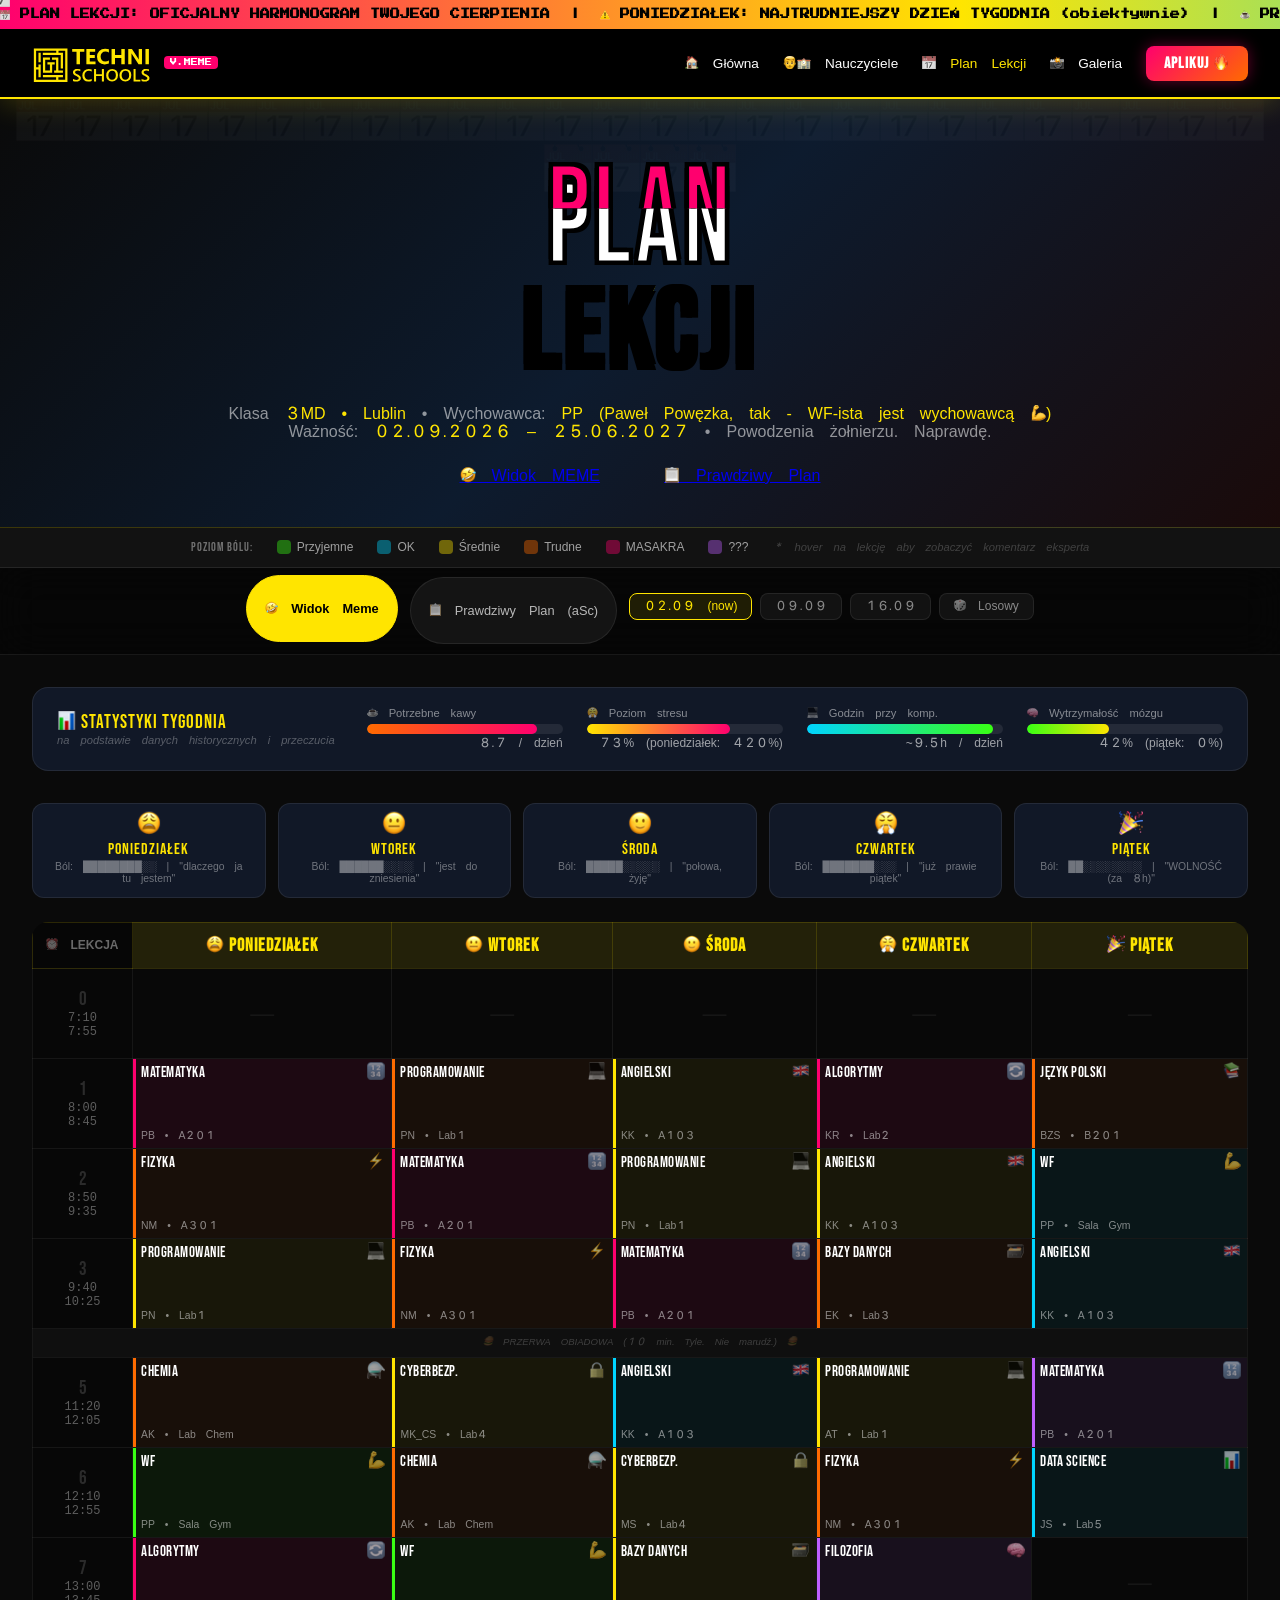
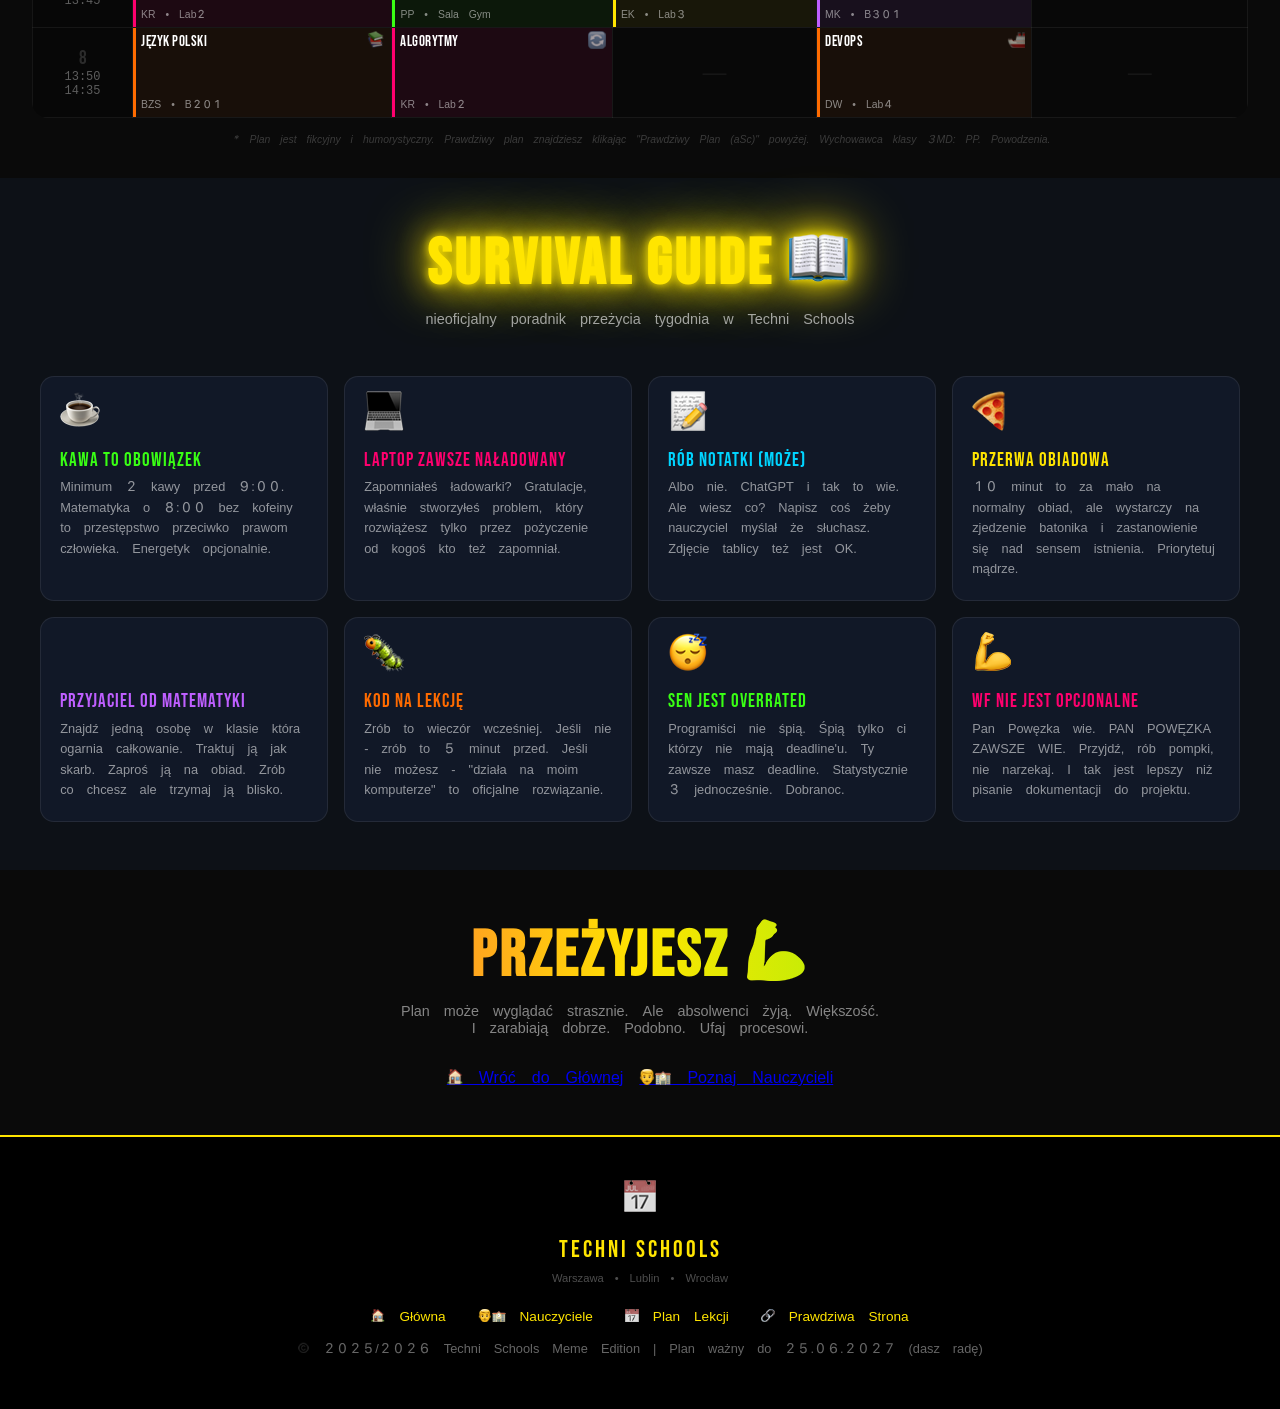
<file: schedule.html>
<!DOCTYPE html>
<html lang="pl">
<head>
  <meta charset="UTF-8">
  <meta name="viewport" content="width=device-width, initial-scale=1.0">
  <title>Plan Lekcji 💀 | Techni Schools Meme Edition</title>
  <meta name="description" content="Plan lekcji Techni Schools - tygodniowy harmonogram bólu. Klasa 3MD Lublin. Przeżyjesz. Może.">
  <link rel="stylesheet" href="meme.css">
  <style>
    /* ===== HERO ===== */
    .sched-hero {
      background: linear-gradient(135deg, #0a0a0a, #0d1b2e, #1a0a0a);
      padding: 5rem 2rem 2rem;
      text-align: center;
      position: relative;
      overflow: hidden;
      border-bottom: 1px solid rgba(255,229,0,0.2);
    }
    .sched-hero::before {
      content: '📅📅📅📅📅📅📅📅📅📅📅📅📅📅📅📅📅📅📅📅📅📅📅📅📅📅📅📅📅📅';
      position: absolute; inset: 0;
      font-size: 3rem; opacity: 0.03;
      word-break: break-all; overflow: hidden;
      pointer-events: none; user-select: none;
    }
    .hero-title-plan {
      font-size: clamp(3rem, 10vw, 7rem);
      line-height: 0.9;
      position: relative; z-index: 1;
    }
    .hero-subtitle-plan {
      color: rgba(255,255,255,0.55);
      font-size: 1rem;
      margin: 1rem 0 0.5rem;
      position: relative; z-index: 1;
    }
    .hero-subtitle-plan em { color: var(--yellow); font-style: normal; }

    /* ===== LEGEND BAR ===== */
    .legend-bar {
      background: rgba(255,255,255,0.03);
      border-bottom: 1px solid var(--border);
      padding: 0.75rem 2rem;
      display: flex;
      gap: 1.5rem;
      justify-content: center;
      flex-wrap: wrap;
      align-items: center;
    }
    .legend-item {
      display: flex; align-items: center; gap: 6px;
      font-size: 0.75rem; color: rgba(255,255,255,0.6);
    }
    .legend-dot {
      width: 14px; height: 14px;
      border-radius: 4px; flex-shrink: 0;
    }

    /* ===== MODE SELECTOR ===== */
    .mode-bar {
      background: rgba(0,0,0,0.4);
      border-bottom: 1px solid var(--border);
      padding: 0.6rem 2rem;
      display: flex; gap: 0.75rem;
      justify-content: center; flex-wrap: wrap;
      position: sticky; top: 98px; z-index: 50;
      backdrop-filter: blur(20px);
    }
    .mode-btn {
      background: rgba(255,255,255,0.06);
      border: 1px solid var(--border);
      color: rgba(255,255,255,0.7);
      padding: 7px 18px; border-radius: 100px;
      font-family: 'Comic Sans MS', 'Apple Color Emoji', cursive, sans-serif;
      font-size: 0.8rem; cursor: pointer;
      transition: all 0.3s;
    }
    .mode-btn.active, .mode-btn:hover {
      background: var(--yellow); color: #000;
      border-color: var(--yellow); font-weight: bold;
      transform: translateY(-2px);
    }

    /* ===== MAIN SCHEDULE SECTION ===== */
    .schedule-section { padding: 2rem; }
    .schedule-wrap { max-width: 1400px; margin: 0 auto; }

    /* ===== PANIC METER ===== */
    .panic-wrap {
      background: var(--card);
      border: 1px solid var(--border);
      border-radius: 16px;
      padding: 1.2rem 1.5rem;
      margin-bottom: 2rem;
      display: flex; gap: 2rem; flex-wrap: wrap;
      align-items: center; justify-content: space-between;
    }
    .panic-title {
      font-family: 'Bebas Neue', Impact, 'Apple Color Emoji', cursive, sans-serif;
      font-size: 1.2rem; letter-spacing: 1px;
      color: var(--yellow);
    }
    .panic-meters { display: flex; gap: 1.5rem; flex-wrap: wrap; flex: 1; }
    .panic-meter { flex: 1; min-width: 150px; }
    .panic-label { font-size: 0.7rem; color: rgba(255,255,255,0.5); margin-bottom: 4px; }
    .panic-bar-wrap {
      background: rgba(255,255,255,0.08);
      border-radius: 100px; height: 10px; overflow: hidden;
    }
    .panic-fill {
      height: 100%; border-radius: 100px;
      animation: fillBar 2s ease-out forwards;
    }
    .panic-val { font-size: 0.75rem; color: rgba(255,255,255,0.6); margin-top: 2px; text-align: right; }

    /* ===== TIMETABLE ===== */
    #timetable-view { overflow-x: auto; }
    .timetable {
      width: 100%; border-collapse: collapse;
      min-width: 800px;
      border-radius: 16px; overflow: hidden;
    }
    .timetable th {
      background: rgba(255,229,0,0.1);
      border: 1px solid rgba(255,229,0,0.15);
      padding: 0.75rem 0.5rem;
      font-family: 'Bebas Neue', Impact, 'Apple Color Emoji', cursive, sans-serif;
      font-size: 1.1rem; letter-spacing: 1px;
      color: var(--yellow); text-align: center;
    }
    .timetable th.time-col {
      background: rgba(0,0,0,0.4);
      color: rgba(255,255,255,0.4);
      font-size: 0.75rem; letter-spacing: 0;
      font-family: 'Comic Sans MS', 'Apple Color Emoji', cursive, sans-serif;
      width: 100px;
    }
    .timetable td {
      border: 1px solid rgba(255,255,255,0.06);
      padding: 0; vertical-align: top;
      position: relative; height: 90px;
    }
    .timetable td.empty-cell {
      background: rgba(0,0,0,0.2);
    }
    .timetable td.time-td {
      background: rgba(0,0,0,0.3);
      text-align: center; vertical-align: middle;
      border: 1px solid rgba(255,255,255,0.05);
    }
    .time-label { font-size: 0.75rem; color: rgba(255,255,255,0.35); font-family: monospace; }
    .lesson-num { font-family: 'Bebas Neue', 'Apple Color Emoji', cursive, sans-serif; font-size: 1.2rem; color: rgba(255,255,255,0.15); }

    /* ===== LESSON CELL ===== */
    .lesson {
      width: 100%; height: 100%;
      padding: 6px 8px;
      display: flex; flex-direction: column;
      justify-content: space-between;
      cursor: pointer;
      position: relative; overflow: hidden;
      transition: all 0.3s;
    }
    .lesson::before {
      content: '';
      position: absolute; top: 0; left: 0;
      width: 3px; height: 100%;
      background: var(--lcolor, var(--yellow));
    }
    .lesson:hover { filter: brightness(1.3); transform: scale(1.02); z-index: 10; }
    .lesson-name {
      font-family: 'Bebas Neue', Impact, 'Apple Color Emoji', cursive, sans-serif;
      font-size: 0.95rem; letter-spacing: 0.5px;
      color: white; line-height: 1.1;
    }
    .lesson-teacher {
      font-size: 0.65rem; color: rgba(255,255,255,0.5);
      font-family: 'Comic Sans MS', 'Apple Color Emoji', cursive, sans-serif;
    }
    .lesson-meme {
      font-size: 0.6rem; color: var(--lcolor, var(--yellow));
      font-style: italic; line-height: 1.2;
      opacity: 0;
      transition: opacity 0.2s;
      position: absolute; bottom: 6px; left: 8px; right: 8px;
    }
    .lesson:hover .lesson-meme { opacity: 1; }
    .lesson-emoji {
      position: absolute; top: 5px; right: 6px;
      font-size: 1.1rem; opacity: 0.6;
    }
    /* Pain level backgrounds */
    .pain-0 { background: rgba(57,255,20,0.06); --lcolor: #39FF14; }
    .pain-1 { background: rgba(0,212,255,0.06); --lcolor: #00D4FF; }
    .pain-2 { background: rgba(255,229,0,0.06); --lcolor: #FFE500; }
    .pain-3 { background: rgba(255,107,0,0.06); --lcolor: #FF6B00; }
    .pain-4 { background: rgba(255,0,110,0.08); --lcolor: #FF006E; }
    .pain-5 { background: rgba(191,95,255,0.08); --lcolor: #BF5FFF; }

    /* ===== BREAK ROW ===== */
    .break-row td {
      background: rgba(255,255,255,0.02);
      height: 28px;
      border-top: 1px dashed rgba(255,255,255,0.06);
      border-bottom: 1px dashed rgba(255,255,255,0.06);
    }
    .break-label {
      font-size: 0.6rem; color: rgba(255,255,255,0.2);
      font-style: italic; text-align: center;
      padding: 0 8px; line-height: 28px;
    }

    /* ===== IFRAME VIEW ===== */
    #iframe-view { display: none; }
    .iframe-wrap {
      border: 2px solid var(--yellow);
      border-radius: 16px; overflow: hidden;
      position: relative;
    }
    .iframe-badge {
      position: absolute; top: 10px; left: 10px; z-index: 5;
      background: rgba(0,0,0,0.8);
      border: 1px solid var(--yellow);
      color: var(--yellow);
      font-family: 'Bebas Neue', 'Apple Color Emoji', cursive, sans-serif;
      font-size: 0.9rem; letter-spacing: 1px;
      padding: 4px 12px; border-radius: 6px;
    }
    .iframe-wrap iframe {
      width: 100%; height: 700px; border: none;
      background: white;
    }

    /* ===== SURVIVAL GUIDE ===== */
    .survival-section { background: #0d1117; padding: 3rem 2rem; }
    .survival-grid {
      display: grid;
      grid-template-columns: repeat(auto-fit, minmax(240px, 1fr));
      gap: 1rem; max-width: 1200px; margin: 0 auto;
    }
    .survival-card {
      background: var(--card);
      border: 1px solid var(--border);
      border-radius: 14px; padding: 1.2rem;
      transition: all 0.3s;
    }
    .survival-card:hover {
      border-color: var(--sc, var(--yellow));
      transform: translateY(-4px);
      box-shadow: 0 10px 30px rgba(0,0,0,0.4);
    }
    .survival-icon { font-size: 2.5rem; display: block; margin-bottom: 0.7rem; }
    .survival-title {
      font-family: 'Bebas Neue', 'Apple Color Emoji', cursive, sans-serif;
      font-size: 1.2rem; letter-spacing: 1px;
      color: var(--sc, var(--yellow)); margin-bottom: 0.4rem;
    }
    .survival-text { font-size: 0.8rem; color: rgba(255,255,255,0.55); line-height: 1.6; }

    /* ===== DAY STAT BADGES ===== */
    .day-badges {
      display: flex; gap: 0.75rem; flex-wrap: wrap;
      max-width: 1400px; margin: 0 auto 1.5rem;
    }
    .day-badge {
      background: var(--card); border: 1px solid var(--border);
      border-radius: 12px; padding: 0.7rem 1.2rem;
      flex: 1; min-width: 130px; text-align: center;
      transition: all 0.3s;
    }
    .day-badge:hover { border-color: var(--yellow); transform: translateY(-3px); }
    .day-badge-name {
      font-family: 'Bebas Neue', 'Apple Color Emoji', cursive, sans-serif; font-size: 1rem;
      letter-spacing: 1px; color: var(--yellow);
    }
    .day-badge-pain { font-size: 0.65rem; color: rgba(255,255,255,0.4); margin-top: 2px; }
    .day-badge-emoji { font-size: 1.5rem; }

    /* ===== WEEK SELECTOR ===== */
    .week-selector {
      display: flex; gap: 0.5rem; justify-content: center;
      flex-wrap: wrap; margin: 1rem 0 1.5rem;
    }
    .week-btn {
      background: rgba(255,255,255,0.05);
      border: 1px solid var(--border);
      color: rgba(255,255,255,0.5);
      padding: 5px 14px; border-radius: 8px;
      font-family: 'Comic Sans MS', 'Apple Color Emoji', cursive, sans-serif;
      font-size: 0.75rem; cursor: pointer;
      transition: all 0.2s;
    }
    .week-btn.active {
      background: rgba(255,229,0,0.1);
      border-color: var(--yellow); color: var(--yellow);
    }
    .week-btn:hover { border-color: var(--yellow); color: var(--yellow); }

    /* ===== TOOLTIP ===== */
    .lesson-tooltip {
      position: fixed;
      background: rgba(0,0,0,0.95);
      border: 1px solid var(--yellow);
      border-radius: 12px;
      padding: 1rem 1.2rem;
      max-width: 280px;
      z-index: 9999;
      pointer-events: none;
      opacity: 0;
      transition: opacity 0.2s;
      font-size: 0.82rem;
    }
    .lesson-tooltip.show { opacity: 1; }
    .tooltip-name {
      font-family: 'Bebas Neue', 'Apple Color Emoji', cursive, sans-serif;
      font-size: 1.2rem; color: var(--yellow);
      letter-spacing: 1px;
    }
    .tooltip-body { color: rgba(255,255,255,0.7); margin-top: 0.4rem; line-height: 1.5; }
    .tooltip-meme { color: var(--pink); font-style: italic; margin-top: 0.4rem; font-size: 0.75rem; }

    @media (max-width: 768px) {
      .panic-meters { flex-direction: column; }
      .day-badges { flex-direction: column; }
    }
  </style>
</head>
<body>
<script src="https://keepandroidopen.org/banner.js"></script>
<!-- CURSOR -->
<div class="custom-cursor" id="cursor">📅</div>

<!-- TOOLTIP -->
<div class="lesson-tooltip" id="tooltip">
  <div class="tooltip-name" id="tt-name"></div>
  <div class="tooltip-body" id="tt-body"></div>
  <div class="tooltip-meme" id="tt-meme"></div>
</div>

<!-- TICKER -->
<div class="ticker-wrap">
  <div class="ticker-content">
    📅 PLAN LEKCJI: OFICJALNY HARMONOGRAM TWOJEGO CIERPIENIA &nbsp;|&nbsp;
    ⚠️ PONIEDZIAŁEK: NAJTRUDNIEJSZY DZIEŃ TYGODNIA (obiektywnie) &nbsp;|&nbsp;
    ☕ PRZERWA OBIADOWA: 10 MINUT. NIEMOŻLIWE. ALE PRÓBUJ. &nbsp;|&nbsp;
    💀 MATEMATYKA O 8:00: CZEMU. KTO TO ZROBIŁ. &nbsp;|&nbsp;
    🔥 WF PO PROGRAMOWANIU: LOGISTYCZNE ARCYDZIEŁO &nbsp;|&nbsp;
    📚 LEKTURY NA JUTRO: TAK. WSZYSTKIE. &nbsp;|&nbsp;
    🐛 LEKCJA KODOWANIA: DEPLOY NA KONIEC LEKCJI LUB ŚMIERĆ &nbsp;|&nbsp;
    📅 PLAN LEKCJI: OFICJALNY HARMONOGRAM TWOJEGO CIERPIENIA &nbsp;|&nbsp;
    ⚠️ PONIEDZIAŁEK: NAJTRUDNIEJSZY DZIEŃ TYGODNIA (obiektywnie) &nbsp;|&nbsp;
  </div>
</div>

<!-- NAV -->
<nav class="meme-nav">
  <a href="../index.html" class="nav-logo">
    <svg data-name="ts_logo" xmlns="http://www.w3.org/2000/svg" viewBox="0 0 857.03 304.17">
      <path d="M13.14 46v239h240V46Zm224 223h-49v-17h33v-16H78v16h94.14v17h-143v-73h17v56h16v-91h-16v19h-17V62h144v15h-96v16h128v96h16V77h-32V62h48Z"></path>
      <path d="M162 145v16h-18.14v59H78.14V110H128v16H94.14v78h33.72v-43H110v-16h52z"></path>
      <path d="M221 204v16h-63v-16h14.14v-78h-29.26v-16H188v12h.14v82H221zM46.14 77h16v68h-16zM373.64 69.34h-31.08v89h-24.62v-89H287v-20h86.63ZM453.66 158.33h-65.35v-109h62.85v20h-38.3v24.25h35.64v19.91h-35.64v24.93h40.8ZM549.26 154.46q-11.93 5.78-31.15 5.77-25.08 0-39.44-14.74T464.3 106.2q0-26.15 16.15-42.41t41.91-16.26q16 0 26.9 4v23.66a47.7 47.7 0 0 0-24.92-6.53q-15.36 0-24.78 9.65t-9.42 26.14q0 15.81 8.89 25.19T523 139a51 51 0 0 0 26.29-7ZM662.57 158.33H638V114h-45.19v44.38h-24.55v-109h24.55v43.44H638V49.36h24.62ZM785.53 158.33h-24.78l-44.91-68.47a99.83 99.83 0 0 1-5.47-9h-.3q.6 5.78.61 17.63v59.88H687.5v-109h26.44l43.24 66.34q3 4.48 5.47 8.89h.35a115.42 115.42 0 0 1-.61-15V49.36h23.18ZM835 158.33h-24.55v-109H835ZM292.63 277.93v-15a23.43 23.43 0 0 0 4.81 3.32 38 38 0 0 0 5.92 2.48 46.18 46.18 0 0 0 6.26 1.56 33.09 33.09 0 0 0 5.76.56q9.21 0 13.71-3.07a10.09 10.09 0 0 0 4.51-8.89 9.7 9.7 0 0 0-1.5-5.43 15.7 15.7 0 0 0-4.21-4.2 43.51 43.51 0 0 0-6.34-3.65c-2.44-1.17-5-2.39-7.82-3.65q-4.49-2.4-8.35-4.85a35.52 35.52 0 0 1-6.71-5.43 22.66 22.66 0 0 1-4.48-6.71 22 22 0 0 1-1.62-8.77 20.28 20.28 0 0 1 2.79-10.77 23.54 23.54 0 0 1 7.36-7.54 33.51 33.51 0 0 1 10.39-4.42A49.44 49.44 0 0 1 325 192q13.8 0 20.12 3.13v14.41q-7.49-5.4-19.26-5.4a34.42 34.42 0 0 0-6.47.62 19.3 19.3 0 0 0-5.77 2 12.64 12.64 0 0 0-4.14 3.62 8.89 8.89 0 0 0-1.59 5.34 10.07 10.07 0 0 0 1.23 5.09 13 13 0 0 0 3.58 3.92 37.06 37.06 0 0 0 5.77 3.47q3.4 1.68 7.88 3.65 4.61 2.38 8.68 5a41.44 41.44 0 0 1 7.18 5.82 25.58 25.58 0 0 1 4.9 7.09 20.75 20.75 0 0 1 1.81 8.86 20.81 20.81 0 0 1-10 18.77 32.54 32.54 0 0 1-10.52 4.17 59.28 59.28 0 0 1-12.58 1.29 52.3 52.3 0 0 1-5.43-.34q-3.21-.33-6.59-1a62 62 0 0 1-6.38-1.56 20.22 20.22 0 0 1-4.79-2.02ZM426.4 277.75q-9.94 5.14-24.72 5.15-19.14 0-30.67-12.08t-11.53-31.71q0-21.11 13-34.11t32.79-13q12.75 0 21.16 3.62v14.47a37.82 37.82 0 0 0-19.63-5.27q-14.29 0-23.15 9.14t-8.87 24.41q0 14.53 8.28 23.15t21.78 8.62q12.45 0 21.59-5.89ZM513.74 281.43h-14.66v-38.15h-41.4v38.15h-14.6v-88h14.6v37h41.4v-37h14.66ZM571.7 282.9q-19 0-30.45-12.33t-11.44-32.08q0-21.23 11.65-33.85T573.11 192q18.52 0 29.84 12.27t11.32 32.08q0 21.53-11.59 34T571.7 282.9Zm.68-78.08a24.44 24.44 0 0 0-19.66 9q-7.58 9-7.58 23.73t7.36 23.62a23.74 23.74 0 0 0 19.26 8.95q12.65 0 19.94-8.52t7.3-23.86q0-15.76-7.09-24.35t-19.53-8.57ZM666.65 282.9q-19 0-30.45-12.33t-11.44-32.08q0-21.23 11.65-33.85T668.06 192q18.53 0 29.84 12.27t11.31 32.08q0 21.53-11.59 34t-30.97 12.55Zm.67-78.08a24.46 24.46 0 0 0-19.66 9q-7.57 9-7.57 23.73t7.36 23.62a23.74 23.74 0 0 0 19.26 8.95q12.63 0 19.93-8.52t7.3-23.86q0-15.76-7.08-24.35t-19.54-8.57ZM774.05 281.43h-48.7v-88h14.59v75.67h34.11ZM782.69 277.93v-15a23.51 23.51 0 0 0 4.82 3.32 37.63 37.63 0 0 0 5.92 2.48 46 46 0 0 0 6.25 1.56 33.29 33.29 0 0 0 5.77.56q9.19 0 13.71-3.07a10.11 10.11 0 0 0 4.51-8.89 9.71 9.71 0 0 0-1.51-5.43 15.51 15.51 0 0 0-4.2-4.2 43.13 43.13 0 0 0-6.35-3.65q-3.65-1.76-7.82-3.65-4.47-2.4-8.34-4.85a35.52 35.52 0 0 1-6.71-5.43 22.47 22.47 0 0 1-4.48-6.71 21.79 21.79 0 0 1-1.63-8.77 20.28 20.28 0 0 1 2.79-10.77 23.65 23.65 0 0 1 7.36-7.54 33.67 33.67 0 0 1 10.4-4.42 49.38 49.38 0 0 1 11.9-1.44q13.8 0 20.12 3.13v14.41q-7.49-5.4-19.26-5.4a34.34 34.34 0 0 0-6.47.62 19.3 19.3 0 0 0-5.77 2 12.44 12.44 0 0 0-4.14 3.62 8.89 8.89 0 0 0-1.59 5.34 10.17 10.17 0 0 0 1.22 5.09 13.15 13.15 0 0 0 3.59 3.92 36.59 36.59 0 0 0 5.77 3.47c2.27 1.12 4.89 2.34 7.88 3.65q4.61 2.38 8.68 5a41 41 0 0 1 7.17 5.82 25.62 25.62 0 0 1 4.91 7.09 20.75 20.75 0 0 1 1.81 8.86 20.79 20.79 0 0 1-10 18.77 32.36 32.36 0 0 1-10.52 4.17 59.12 59.12 0 0 1-12.57 1.29 52.3 52.3 0 0 1-5.43-.34q-3.21-.33-6.59-1a61.4 61.4 0 0 1-6.38-1.56 20.5 20.5 0 0 1-4.82-2.05Z"></path>
    </svg>
    <span class="nav-logo-badge">V.MEME</span>
  </a>
  <ul class="nav-links">
    <li><a href="index.html">🏠 Główna</a></li>
    <li><a href="teachers.html">👨‍🏫 Nauczyciele</a></li>
    <li><a href="schedule.html" class="active">📅 Plan Lekcji</a></li>
    <li><a href="index.html#gallery">📸 Galeria</a></li>
    <li><a href="index.html#hero" class="nav-cta">APLIKUJ 🔥</a></li>
  </ul>
</nav>

<!-- HERO -->
<div class="sched-hero">
  <div class="hero-title-plan">
    <span class="impact-outlined glitch" data-text="PLAN">PLAN</span><br>
    <span class="impact-outlined rainbow">LEKCJI</span>
  </div>
  <p class="hero-subtitle-plan">
    Klasa <em>3MD • Lublin</em> • Wychowawca: <em>PP (Paweł Powęzka, tak - WF-ista jest wychowawcą 💪)</em><br>
    Ważność: <em>02.09.2026 – 25.06.2027</em> • Powodzenia żołnierzu. Naprawdę.
  </p>
  <div style="display:flex;gap:1rem;justify-content:center;flex-wrap:wrap;margin-top:1rem;position:relative;z-index:1;">
    <a href="#" onclick="switchMode('meme');return false;" class="btn-meme btn-primary" style="font-size:1rem;padding:10px 24px;">🤣 Widok MEME</a>
    <a href="#" onclick="switchMode('real');return false;" class="btn-meme btn-secondary" style="font-size:1rem;padding:10px 24px;">📋 Prawdziwy Plan</a>
  </div>
</div>

<!-- LEGEND -->
<div class="legend-bar">
  <span style="font-size:0.75rem;color:rgba(255,255,255,0.4);font-family:'Bebas Neue',cursive;letter-spacing:1px;">POZIOM BÓLU:</span>
  <div class="legend-item"><div class="legend-dot" style="background:rgba(57,255,20,0.4)"></div>Przyjemne</div>
  <div class="legend-item"><div class="legend-dot" style="background:rgba(0,212,255,0.4)"></div>OK</div>
  <div class="legend-item"><div class="legend-dot" style="background:rgba(255,229,0,0.4)"></div>Średnie</div>
  <div class="legend-item"><div class="legend-dot" style="background:rgba(255,107,0,0.4)"></div>Trudne</div>
  <div class="legend-item"><div class="legend-dot" style="background:rgba(255,0,110,0.4)"></div>MASAKRA</div>
  <div class="legend-item"><div class="legend-dot" style="background:rgba(191,95,255,0.4)"></div>???</div>
  <span style="font-size:0.7rem;color:rgba(255,255,255,0.2);font-style:italic;">* hover na lekcję aby zobaczyć komentarz eksperta</span>
</div>

<!-- MODE BAR -->
<div class="mode-bar">
  <button class="mode-btn active" onclick="switchMode('meme');this.closest('.mode-bar').querySelectorAll('.mode-btn').forEach(b=>b.classList.remove('active'));this.classList.add('active')">🤣 Widok Meme</button>
  <button class="mode-btn" onclick="switchMode('real');this.closest('.mode-bar').querySelectorAll('.mode-btn').forEach(b=>b.classList.remove('active'));this.classList.add('active')">📋 Prawdziwy Plan (aSc)</button>
  <div class="week-selector">
    <button class="week-btn active" onclick="setWeek(this,'02.09')">02.09 (now)</button>
    <button class="week-btn" onclick="setWeek(this,'09.09')">09.09</button>
    <button class="week-btn" onclick="setWeek(this,'16.09')">16.09</button>
    <button class="week-btn" onclick="setWeek(this,'losowy')">🎲 Losowy</button>
  </div>
</div>

<!-- SCHEDULE SECTION -->
<section class="schedule-section">
  <div class="schedule-wrap">

    <!-- PANIC METERS -->
    <div class="panic-wrap">
      <div>
        <div class="panic-title">📊 STATYSTYKI TYGODNIA</div>
        <div style="font-size:0.7rem;color:rgba(255,255,255,0.3);font-style:italic;">na podstawie danych historycznych i przeczucia</div>
      </div>
      <div class="panic-meters">
        <div class="panic-meter">
          <div class="panic-label">☕ Potrzebne kawy</div>
          <div class="panic-bar-wrap"><div class="panic-fill" style="width:87%;background:linear-gradient(90deg,#FF6B00,#FF006E)"></div></div>
          <div class="panic-val">8.7 / dzień</div>
        </div>
        <div class="panic-meter">
          <div class="panic-label">😤 Poziom stresu</div>
          <div class="panic-bar-wrap"><div class="panic-fill" style="width:73%;background:linear-gradient(90deg,#FFE500,#FF006E)"></div></div>
          <div class="panic-val">73% (poniedziałek: 420%)</div>
        </div>
        <div class="panic-meter">
          <div class="panic-label">💻 Godzin przy komp.</div>
          <div class="panic-bar-wrap"><div class="panic-fill" style="width:95%;background:linear-gradient(90deg,#00D4FF,#39FF14)"></div></div>
          <div class="panic-val">~9.5h / dzień</div>
        </div>
        <div class="panic-meter">
          <div class="panic-label">🧠 Wytrzymałość mózgu</div>
          <div class="panic-bar-wrap"><div class="panic-fill" style="width:42%;background:linear-gradient(90deg,#39FF14,#FFE500)"></div></div>
          <div class="panic-val">42% (piątek: 0%)</div>
        </div>
      </div>
    </div>

    <!-- DAY SUMMARY BADGES -->
    <div class="day-badges">
      <div class="day-badge"><div class="day-badge-emoji">😩</div><div class="day-badge-name">PONIEDZIAŁEK</div><div class="day-badge-pain">Ból: ████████░░ | "dlaczego ja tu jestem"</div></div>
      <div class="day-badge"><div class="day-badge-emoji">😐</div><div class="day-badge-name">WTOREK</div><div class="day-badge-pain">Ból: ██████░░░░ | "jest do zniesienia"</div></div>
      <div class="day-badge"><div class="day-badge-emoji">🙂</div><div class="day-badge-name">ŚRODA</div><div class="day-badge-pain">Ból: █████░░░░░ | "połowa, żyję"</div></div>
      <div class="day-badge"><div class="day-badge-emoji">😤</div><div class="day-badge-name">CZWARTEK</div><div class="day-badge-pain">Ból: ███████░░░ | "już prawie piątek"</div></div>
      <div class="day-badge"><div class="day-badge-emoji">🎉</div><div class="day-badge-name">PIĄTEK</div><div class="day-badge-pain">Ból: ██░░░░░░░░ | "WOLNOŚĆ (za 8h)"</div></div>
    </div>

    <!-- MEME TIMETABLE VIEW -->
    <div id="timetable-view">
      <div style="overflow-x:auto;">
        <table class="timetable" id="mainTable">
          <thead>
            <tr>
              <th class="time-col">⏰ LEKCJA</th>
              <th>😩 PONIEDZIAŁEK</th>
              <th>😐 WTOREK</th>
              <th>🙂 ŚRODA</th>
              <th>😤 CZWARTEK</th>
              <th>🎉 PIĄTEK</th>
            </tr>
          </thead>
          <tbody id="tableBody"></tbody>
        </table>
      </div>
      <p style="text-align:center;font-size:0.65rem;color:rgba(255,255,255,0.2);margin-top:1rem;font-style:italic;">
        * Plan jest fikcyjny i humorystyczny. Prawdziwy plan znajdziesz klikając "Prawdziwy Plan (aSc)" powyżej.
        Wychowawca klasy 3MD: PP. Powodzenia.
      </p>
    </div>

    <!-- IFRAME VIEW -->
    <div id="iframe-view">
      <div style="text-align:center;margin-bottom:1rem;">
        <p style="color:rgba(255,255,255,0.5);font-size:0.85rem;">🔄 Ładowanie prawdziwego planu z systemu aSc EduPage...<br>
        <span style="font-size:0.7rem;color:rgba(255,255,255,0.3);">Jeśli nie załaduje - <a href="./plan/Plan lekcji _ Niepubliczne Technikum Programistyczne Techni Schools w Lublinie, Lublin, ul. Narutowicza 55 B.html" target="_blank" style="color:var(--yellow)">otwórz w nowej karcie 🔗</a></span>
        </p>
      </div>
      <div class="iframe-wrap">
        <div class="iframe-badge">📋 PRAWDZIWY PLAN LEKCJI</div>
        <iframe id="planIframe" title="Plan lekcji Techni Schools Lublin" loading="lazy"></iframe>
      </div>
      <div style="text-align:center;margin-top:1rem;">
        <a href="./plan/Plan lekcji _ Niepubliczne Technikum Programistyczne Techni Schools w Lublinie, Lublin, ul. Narutowicza 55 B.html" target="_blank" class="btn-meme btn-secondary" style="display:inline-block;font-size:0.9rem;padding:10px 24px;">
          🔗 Otwórz Plan w Nowej Karcie
        </a>
      </div>
    </div>

  </div>
</section>

<!-- SURVIVAL GUIDE -->
<section class="survival-section">
  <div class="container">
    <h2 class="section-title glow-yellow">SURVIVAL GUIDE 📖</h2>
    <p class="section-subtitle">nieoficjalny poradnik przeżycia tygodnia w Techni Schools</p>
    <div class="survival-grid">
      <div class="survival-card" style="--sc:#39FF14">
        <span class="survival-icon">☕</span>
        <div class="survival-title">KAWA TO OBOWIĄZEK</div>
        <div class="survival-text">Minimum 2 kawy przed 9:00. Matematyka o 8:00 bez kofeiny to przestępstwo przeciwko prawom człowieka. Energetyk opcjonalnie.</div>
      </div>
      <div class="survival-card" style="--sc:#FF006E">
        <span class="survival-icon">💻</span>
        <div class="survival-title">LAPTOP ZAWSZE NAŁADOWANY</div>
        <div class="survival-text">Zapomniałeś ładowarki? Gratulacje, właśnie stworzyłeś problem, który rozwiążesz tylko przez pożyczenie od kogoś kto też zapomniał.</div>
      </div>
      <div class="survival-card" style="--sc:#00D4FF">
        <span class="survival-icon">📝</span>
        <div class="survival-title">RÓB NOTATKI (MOŻE)</div>
        <div class="survival-text">Albo nie. ChatGPT i tak to wie. Ale wiesz co? Napisz coś żeby nauczyciel myślał że słuchasz. Zdjęcie tablicy też jest OK.</div>
      </div>
      <div class="survival-card" style="--sc:#FFE500">
        <span class="survival-icon">🍕</span>
        <div class="survival-title">PRZERWA OBIADOWA</div>
        <div class="survival-text">10 minut to za mało na normalny obiad, ale wystarczy na zjedzenie batonika i zastanowienie się nad sensem istnienia. Priorytetuj mądrze.</div>
      </div>
      <div class="survival-card" style="--sc:#BF5FFF">
        <span class="survival-icon">🤝</span>
        <div class="survival-title">PRZYJACIEL OD MATEMATYKI</div>
        <div class="survival-text">Znajdź jedną osobę w klasie która ogarnia całkowanie. Traktuj ją jak skarb. Zaproś ją na obiad. Zrób co chcesz ale trzymaj ją blisko.</div>
      </div>
      <div class="survival-card" style="--sc:#FF6B00">
        <span class="survival-icon">🐛</span>
        <div class="survival-title">KOD NA LEKCJĘ</div>
        <div class="survival-text">Zrób to wieczór wcześniej. Jeśli nie - zrób to 5 minut przed. Jeśli nie możesz - "działa na moim komputerze" to oficjalne rozwiązanie.</div>
      </div>
      <div class="survival-card" style="--sc:#39FF14">
        <span class="survival-icon">😴</span>
        <div class="survival-title">SEN JEST OVERRATED</div>
        <div class="survival-text">Programiści nie śpią. Śpią tylko ci którzy nie mają deadline'u. Ty zawsze masz deadline. Statystycznie 3 jednocześnie. Dobranoc.</div>
      </div>
      <div class="survival-card" style="--sc:#FF006E">
        <span class="survival-icon">💪</span>
        <div class="survival-title">WF NIE JEST OPCJONALNE</div>
        <div class="survival-text">Pan Powęzka wie. PAN POWĘZKA ZAWSZE WIE. Przyjdź, rób pompki, nie narzekaj. I tak jest lepszy niż pisanie dokumentacji do projektu.</div>
      </div>
    </div>
  </div>
</section>

<!-- CTA -->
<section style="background:var(--dark);padding:3rem 2rem;text-align:center;">
  <h2 class="section-title rainbow">PRZEŻYJESZ 💪</h2>
  <p style="color:rgba(255,255,255,0.5);margin-bottom:2rem;font-size:0.9rem;">Plan może wyglądać strasznie. Ale absolwenci żyją. Większość.<br>I zarabiają dobrze. Podobno. Ufaj procesowi.</p>
  <div style="display:flex;gap:1rem;justify-content:center;flex-wrap:wrap;">
    <a href="index.html" class="btn-meme btn-primary" style="display:inline-block;">🏠 Wróć do Głównej</a>
    <a href="teachers.html" class="btn-meme btn-secondary" style="display:inline-block;">👨‍🏫 Poznaj Nauczycieli</a>
  </div>
</section>

<!-- FOOTER -->
<footer class="meme-footer">
  <div style="font-size:2rem;margin-bottom:1rem;">📅</div>
  <div style="font-family:'Bebas Neue',cursive;font-size:1.5rem;color:var(--yellow);letter-spacing:3px;">TECHNI SCHOOLS</div>
  <div style="font-size:0.7rem;color:rgba(255,255,255,0.3);margin:0.5rem 0 1.5rem;">Warszawa • Lublin • Wrocław</div>
  <div class="footer-links">
    <a href="index.html">🏠 Główna</a>
    <a href="teachers.html">👨‍🏫 Nauczyciele</a>
    <a href="schedule.html">📅 Plan Lekcji</a>
    <a href="https://technischools.com" target="_blank">🔗 Prawdziwa Strona</a>
  </div>
  <p>© 2025/2026 Techni Schools Meme Edition | Plan ważny do 25.06.2027 (dasz radę)</p>
</footer>

<!-- MEME POPUP -->
<div class="meme-popup" id="memePopup">
  <button class="popup-close" onclick="document.getElementById('memePopup').classList.remove('visible')">✕</button>
  <div style="font-size:1.5rem;margin-bottom:0.5rem;" id="popupEmoji">⏰</div>
  <div style="font-family:'Bebas Neue',cursive;font-size:1.1rem;color:var(--yellow);margin-bottom:0.3rem;" id="popupTitle">PRZYPOMNIENIE!</div>
  <div style="font-size:0.8rem;color:rgba(255,255,255,0.7);" id="popupText">Jutro masz matematykę o 8:00. Nie zapomnij kawy.</div>
</div>

<script>
// ===== TIMETABLE DATA =====
// pain: 0=relax, 1=ok, 2=medium, 3=hard, 4=brutal, 5=unknown
const HOURS = [
  { num: '0', time: '7:10\n7:55' },
  { num: '1', time: '8:00\n8:45' },
  { num: '2', time: '8:50\n9:35' },
  { num: '3', time: '9:40\n10:25' },
  { num: '4', time: '10:30\n11:15' },
  { num: '5', time: '11:20\n12:05' },
  { num: '6', time: '12:10\n12:55' },
  { num: '7', time: '13:00\n13:45' },
  { num: '8', time: '13:50\n14:35' },
];

// [subject, teacher, room, pain, emoji, meme_tip, full_teacher_name]
const NULL = null;
const SCHED = [
  // Godz 0 (7:10)
  [ NULL, NULL, NULL, NULL, NULL ],
  // Godz 1 (8:00)
  [
    ['Matematyka','PB','A201',4,'🔢','8 rano matematyka. Ktoś to zaplanował. I nie spiął się. Cud.','Piotr Brodzik'],
    ['Programowanie','PN','Lab1',3,'💻','print("dzień dobry") i masz obecność? Nie. Nie masz.','Paweł Nowak'],
    ['Angielski','KK','A103',2,'🇬🇧','Good morning! Your homework was due yesterday fr fr','Karol Piekut'],
    ['Algorytmy','KR','Lab2',4,'🔄','O(n²) o 8 rano to przestępstwo algorytmiczne','Kamil Rolek'],
    ['Język Polski','BZS','B201',3,'📚','Mickiewicz o 8:00. Przeżyjesz. (może)','Beata Zatorska-Słoboda'],
  ],
  // Godz 2 (8:50)
  [
    ['Fizyka','NM','A301',3,'⚡','F=ma. Twoja wola do życia = 0. Oblicz przyspieszenie.','Nauczyciel Fizyki'],
    ['Matematyka','PB','A201',4,'🔢','Znowu. Drugi raz. Dzisiaj. PB po prostu tak ma.','Piotr Brodzik'],
    ['Programowanie','PN','Lab1',2,'💻','Tu już wiesz co robisz (mniej więcej)','Paweł Nowak'],
    ['Angielski','KK','A103',2,'🇬🇧','Vocabulary test. Learn these 50 words. All of them.','Karol Piekut'],
    ['WF','PP','Sala Gym',1,'💪','Jedyna lekcja gdzie nie siedzisz. Doceniaj PP.','Paweł Powęzka'],
  ],
  // Godz 3 (9:40)
  [
    ['Programowanie','PN','Lab1',2,'💻','Teraz już coś działa. Nie wiesz dlaczego. Zostaw.','Paweł Nowak'],
    ['Fizyka','NM','A301',3,'⚡','Grawitacja to nie metafora. To egzamin.','Nauczyciel Fizyki'],
    ['Matematyka','PB','A201',4,'🔢','Środa to "mały poniedziałek" mówią. PB nie zna tego pojęcia.','Piotr Brodzik'],
    ['Bazy Danych','EK','Lab3',3,'🗃️','SELECT * FROM mozg WHERE obudzony = 1 -- empty set','Ewa Kozłowska'],
    ['Angielski','KK','A103',1,'🇬🇧','Ostatnia angielski w tygodniu. Powodzenia z gramatyką.','Karol Piekut'],
  ],
  // Przerwa obiadowa
  [ 'BREAK','BREAK','BREAK','BREAK','BREAK' ],
  // Godz 4 (10:30)
  [
    ['Chemia','AK','Lab Chem',3,'⚗️','NaCl + H₂O = łzy ucznia. Katalizator: brak snu','Agnieszka Kierys'],
    ['Cyberbezp.','MK_CS','Lab4',2,'🔒','Etyczny hacking. Etyczny. Pamiętaj o tym słowie.','Marcin Stefanowicz'],
    ['Angielski','KK','A103',1,'🇬🇧','Pop quiz! Don\'t panic. (Panic a little.)','Karol Piekut'],
    ['Programowanie','AT','Lab1',2,'💻','Aplikacja mobilna. Działa na Androidzie. Na iOS? Płaczesz.','Artur Ciszewski'],
    ['Matematyka','PB','A201',5,'🔢','PIĄTKOWA MATEMATYKA. DLACZEGO. KTO TO ZROBIŁ.','Piotr Brodzik'],
  ],
  // Godz 5 (11:20)
  [
    ['WF','PP','Sala Gym',0,'💪','PP nie przyjmuje usprawiedliwień. PP też nie rozumie "mój kod się nie kompiluje"','Paweł Powęzka'],
    ['Chemia','AK','Lab Chem',3,'⚗️','Eksperyment. Coś wybuchło. To planuję.','Agnieszka Kierys'],
    ['Cyberbezp.','MS','Lab4',2,'🔒','VPN włączony? Dobra. A po co? Też dobra.','Marcin Stefanowicz'],
    ['Fizyka','NM','A301',3,'⚡','Elektromagnetyzm jest wszędzie. Nawet tu. Teraz.','Nauczyciel Fizyki'],
    ['Data Science','JS','Lab5',1,'📊','Python + pandas = miłość. Albo frustracja. Jedno i drugie.','Jakub Sawulski'],
  ],
  // Godz 6 (12:10)
  [
    ['Algorytmy','KR','Lab2',4,'🔄','Sortowanie bąbelkowe to jak nauka języka polskiego: powolne i bolesne','Kamil Rolek'],
    ['WF','PP','Sala Gym',0,'💪','Drugi WF? Pan Powęzka mówi że masz za dużo energii. Nie masz.','Paweł Powęzka'],
    ['Bazy Danych','EK','Lab3',2,'🗃️','JOIN to ból. Ale piękny ból. Jak każda relacja.','Ewa Kozłowska'],
    ['Filozofia','MK','B301',5,'🧠','Czwartkowa filozofia. "Czy program który nie działa istnieje?"','Monika Krzykała'],
    [ NULL ],
  ],
  // Godz 7 (13:00)
  [
    ['Język Polski','BZS','B201',3,'📚','Lektury. Tak. Na jutro. Wszystkie. Serio.','Beata Zatorska-Słoboda'],
    ['Algorytmy','KR','Lab2',4,'🔄','Koniec dnia algorytmy. Złożoność obliczeniowa = twoja złożoność emocjonalna.','Kamil Rolek'],
    [ NULL ],
    ['DevOps','DW','Lab4',3,'🚢','CI/CD pipeline setup. Działa lokalnie. Na serwerze? Heh.','Dariusz Wardecki'],
    [ NULL ],
  ],
  // Godz 8 (13:50)
  [
    [ NULL ],
    ['Systemy Wbudowane','ST','Lab HW',3,'🤖','Arduino i prąd. Nie dotykaj czerwonego kabla. JESZCZE RAZ.','Sebastian Tyda'],
    ['Proj. Oprogramowania','KZ','Lab2',2,'📐','UML diagram który wygląda jak twoje życie: skomplikowany i nieczytelny','Kamil Zieliński'],
    [ NULL ],
    [ NULL ],
  ],
];

// Build table
function buildTable() {
  const tbody = document.getElementById('tableBody');
  tbody.innerHTML = '';
  const days = ['pon','wt','sr','czw','pt'];

  HOURS.forEach((hour, hi) => {
    const row = document.createElement('tr');
    // check if break row
    const rowData = SCHED[hi];
    if (rowData && rowData[0] === 'BREAK') {
      row.classList.add('break-row');
      row.innerHTML = `<td colspan="6"><div class="break-label">🍔 PRZERWA OBIADOWA (10 min. Tyle. Nie marudź.) 🍔</div></td>`;
      tbody.appendChild(row);
      return;
    }

    // Time cell
    const timeTd = document.createElement('td');
    timeTd.className = 'time-td';
    timeTd.innerHTML = `<div class="lesson-num">${hour.num}</div><div class="time-label">${hour.time.replace('\n','<br>')}</div>`;
    row.appendChild(timeTd);

    // Day cells
    for (let d = 0; d < 5; d++) {
      const td = document.createElement('td');
      const lesson = rowData ? rowData[d] : null;
      if (!lesson || lesson === null || (Array.isArray(lesson) && lesson[0] === null)) {
        td.className = 'empty-cell';
        td.innerHTML = '<div style="height:100%;display:flex;align-items:center;justify-content:center;color:rgba(255,255,255,0.06);font-size:1.5rem;">—</div>';
      } else {
        const [subj, teacher, room, pain, emoji, meme, fullTeacher] = lesson;
        td.innerHTML = `
          <div class="lesson pain-${pain}"
            data-subj="${subj}" data-teacher="${fullTeacher || teacher}"
            data-room="${room}" data-meme="${meme}" data-emoji="${emoji}">
            <span class="lesson-emoji">${emoji}</span>
            <div class="lesson-name">${subj}</div>
            <div class="lesson-teacher">${teacher} • ${room}</div>
            <div class="lesson-meme">"${meme}"</div>
          </div>`;
      }
      row.appendChild(td);
    }
    tbody.appendChild(row);
  });

  // Add tooltip events
  const tooltip = document.getElementById('tooltip');
  document.querySelectorAll('.lesson').forEach(el => {
    el.addEventListener('mousemove', e => {
      tooltip.querySelector('#tt-name').textContent = el.dataset.emoji + ' ' + el.dataset.subj;
      tooltip.querySelector('#tt-body').innerHTML =
        `👨‍🏫 <b>${el.dataset.teacher}</b> • 🏫 Sala ${el.dataset.room}`;
      tooltip.querySelector('#tt-meme').textContent = '"' + el.dataset.meme + '"';
      tooltip.style.left = Math.min(e.clientX + 15, window.innerWidth - 300) + 'px';
      tooltip.style.top = Math.min(e.clientY + 15, window.innerHeight - 150) + 'px';
      tooltip.classList.add('show');
    });
    el.addEventListener('mouseleave', () => tooltip.classList.remove('show'));
  });
}
buildTable();

// ===== MODE SWITCH =====
function switchMode(mode) {
  const tv = document.getElementById('timetable-view');
  const iv = document.getElementById('iframe-view');
  document.querySelectorAll('.mode-btn').forEach(b => b.classList.remove('active'));
  if (mode === 'meme') {
    tv.style.display = 'block';
    iv.style.display = 'none';
    document.querySelectorAll('.mode-btn')[0].classList.add('active');
  } else {
    tv.style.display = 'none';
    iv.style.display = 'block';
    document.querySelectorAll('.mode-btn')[1].classList.add('active');
    const iframe = document.getElementById('planIframe');
    if (!iframe.src) {
      // Try to load the plan file
      iframe.src = './plan/Plan\u00a0lekcji _ Niepubliczne Technikum Programistyczne Techni Schools w Lublinie, Lublin, ul. Narutowicza 55 B.html';
    }
  }
}

// ===== WEEK BUTTONS (fake but fun) =====
const weekMessages = {
  '02.09': ['Pierwszy tydzień. Nauczyciele są mili. To nie potrwa.', '🌸'],
  '09.09': ['Drugi tydzień. Pierwszy kartkówka. Powodzenia.', '📝'],
  '16.09': ['Trzeci tydzień. Rutyna wchodzi. Ból normalizuje się.', '😐'],
  'losowy': ['Randomowy tydzień. Równie bolesny jak inne.', '🎲'],
};
function setWeek(btn, week) {
  document.querySelectorAll('.week-btn').forEach(b => b.classList.remove('active'));
  btn.classList.add('active');
  const msg = weekMessages[week] || ['Ten tydzień. Jak zawsze.', '📅'];
  showPopupMsg(msg[1], 'TYDZIEŃ ' + week.toUpperCase(), msg[0]);
}

// ===== POPUPS =====
const popupMsgs = [
  {e:'⏰', t:'JUTRO O 8:00', m:'Matematyka. Kawa obowiązkowa. Piotr Brodzik nie czeka.'},
  {e:'💀', t:'PRZYPOMNIENIE:', m:'Masz project deadline w piątek. Tak. Ten piątek. Nie tamten.'},
  {e:'☕', t:'PRO TIP:', m:'Hover na lekcję aby zobaczyć komentarz eksperta od bólu szkolnego.'},
  {e:'🔒', t:'CYBERBEZP. FACT:', m:'Twoje hasło "haslo123" zostało już złamane 17 razy. Marcin wie.'},
  {e:'💪', t:'PAN POWĘZKA MÓWI:', m:'"50 pompek dzisiaj. Nie pytaj dlaczego. Rób."'},
];
let pi2 = 0;
function showPopupMsg(e, t, m) {
  document.getElementById('popupEmoji').textContent = e;
  document.getElementById('popupTitle').textContent = t;
  document.getElementById('popupText').textContent = m;
  const pop = document.getElementById('memePopup');
  pop.classList.remove('visible'); void pop.offsetWidth;
  pop.classList.add('visible');
  setTimeout(() => pop.classList.remove('visible'), 7000);
}
setTimeout(() => {
  const p = popupMsgs[pi2++ % popupMsgs.length];
  showPopupMsg(p.e, p.t, p.m);
}, 10000);
setInterval(() => {
  const p = popupMsgs[pi2++ % popupMsgs.length];
  showPopupMsg(p.e, p.t, p.m);
}, 40000);

// ===== CURSOR =====
const cursor = document.getElementById('cursor');
const cEmojis = ['📅','⏰','💻','📚','☕','💀','🔥','⚡'];
let cei = 0;
const trailE = ['✨','⭐','💫','🌟'];
document.addEventListener('mousemove', e => {
  cursor.style.left = e.clientX + 'px';
  cursor.style.top = e.clientY + 'px';
  if (Math.random() < 0.1) {
    const t = document.createElement('div');
    t.className = 'cursor-trail';
    t.style.cssText = `left:${e.clientX}px;top:${e.clientY}px;transform:translate(-50%,-50%)`;
    t.textContent = trailE[Math.floor(Math.random() * trailE.length)];
    document.body.appendChild(t);
    setTimeout(() => t.remove(), 800);
  }
});
document.addEventListener('click', () => {
  cei = (cei + 1) % cEmojis.length;
  cursor.textContent = cEmojis[cei];
});

// ===== EMOJI RAIN =====
const rainE = ['📅','💻','📚','☕','🐛','⚡','🔢'];
setInterval(() => {
  const e = document.createElement('div');
  e.className = 'emoji-rain';
  e.textContent = rainE[Math.floor(Math.random() * rainE.length)];
  e.style.left = Math.random() * 100 + 'vw';
  e.style.animationDuration = (Math.random() * 3 + 5) + 's';
  document.body.appendChild(e);
  setTimeout(() => e.remove(), 9000);
}, 1500);
</script>
</body>
</html>
</file>
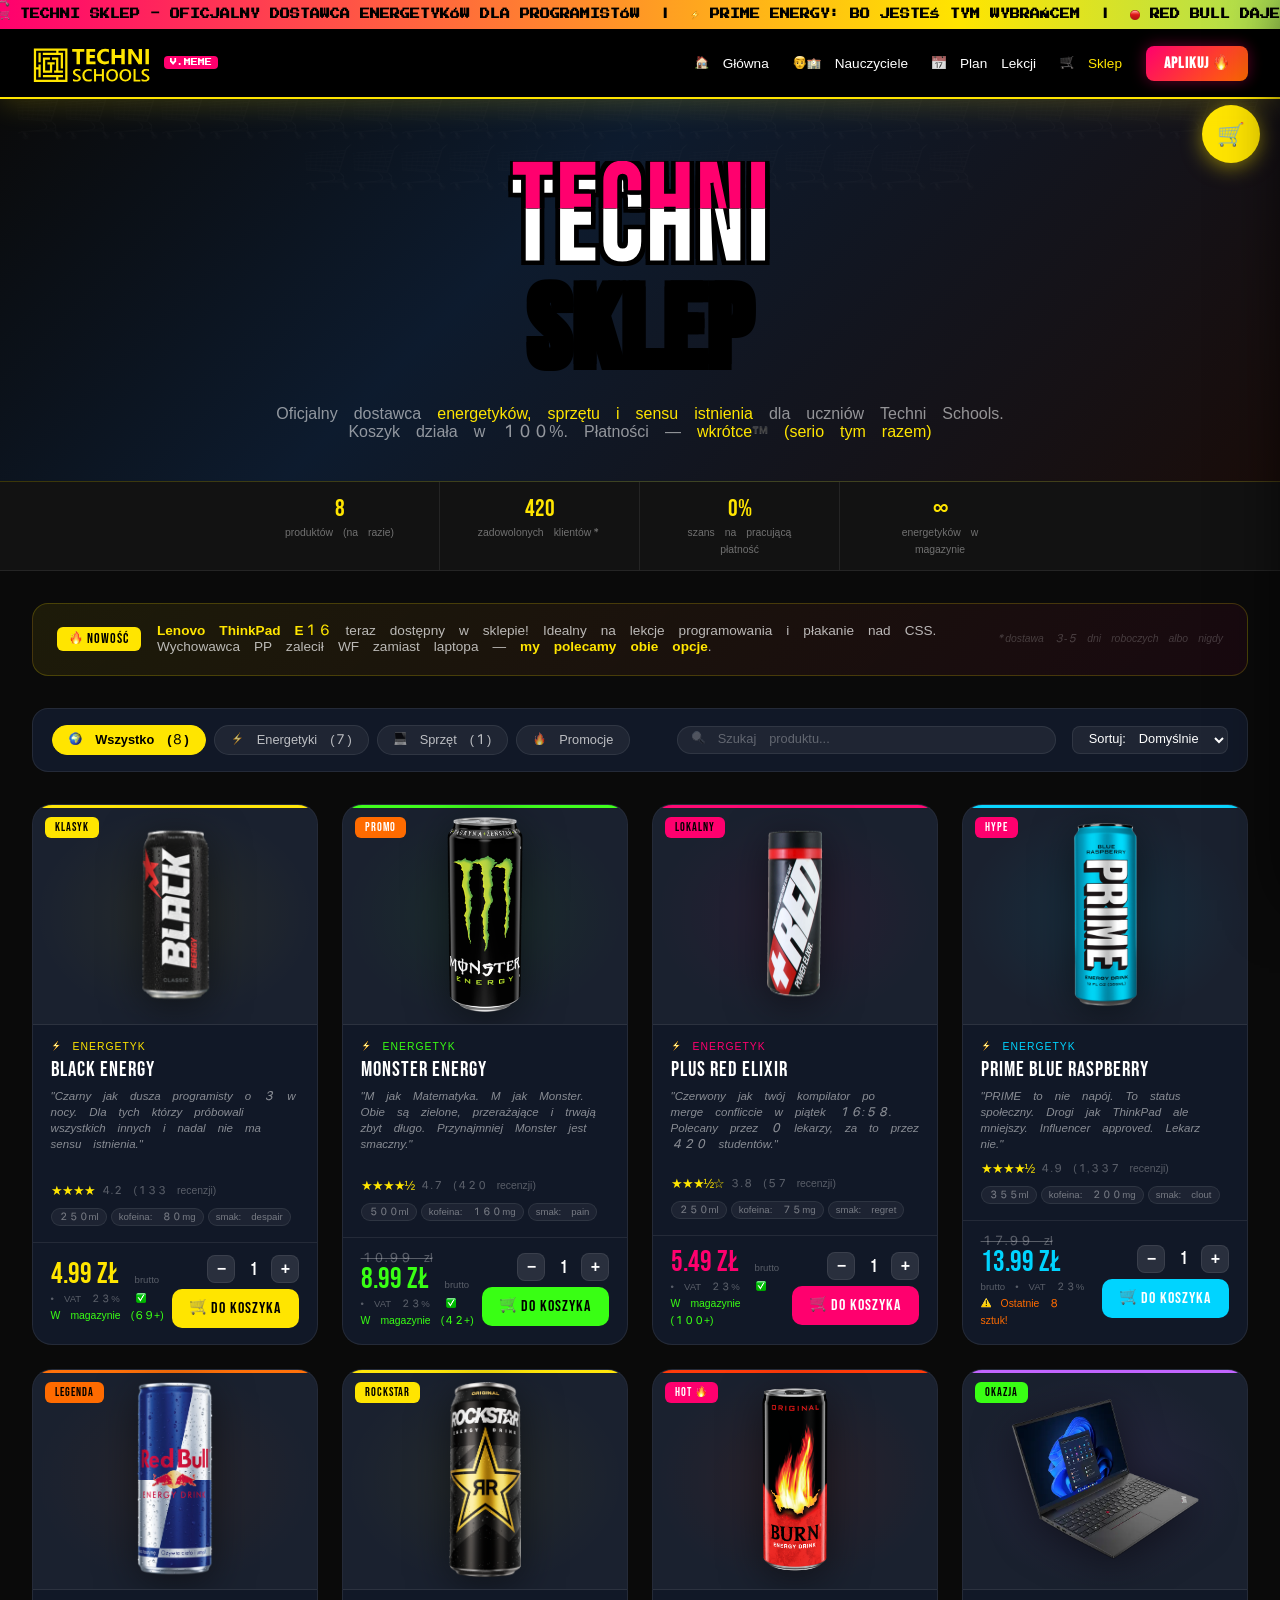
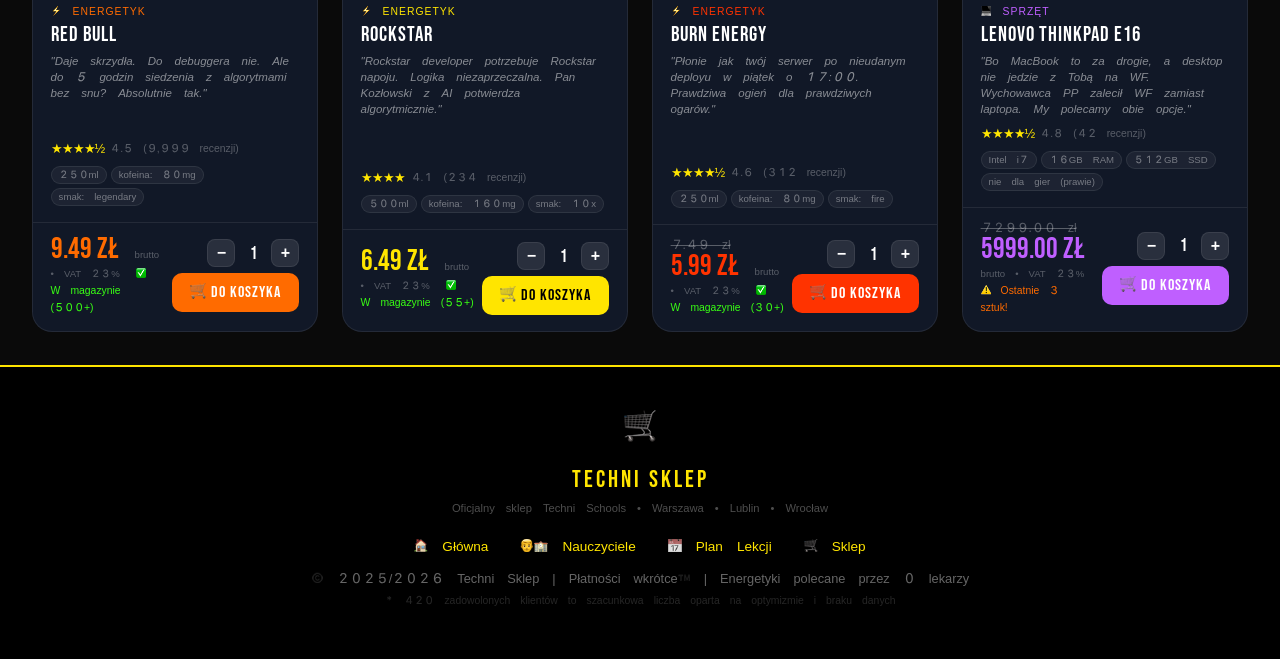
<file: shop.html>
<!DOCTYPE html>
<html lang="pl">
<head>
  <meta charset="UTF-8">
  <meta name="viewport" content="width=device-width, initial-scale=1.0">
  <title>Techni Sklep 🛒 | Energetyki & Sprzęt | Techni Schools</title>
  <meta name="description" content="Oficjalny sklep Techni Schools. Energetyki, sprzęt i wszystko czego potrzebuje programista. Koszyk działa. Płatność? Niebawem.">
  <link rel="stylesheet" href="meme.css">
  <style>
    /* ===== SHOP HERO ===== */
    .shop-hero {
      background: linear-gradient(135deg, #0a0a0a 0%, #0d1b2e 40%, #1a0d0a 100%);
      padding: 5rem 2rem 2.5rem;
      text-align: center;
      position: relative; overflow: hidden;
      border-bottom: 1px solid rgba(255,229,0,0.2);
    }
    .shop-hero::before {
      content: '🛒🛒🛒🛒🛒🛒🛒🛒🛒🛒🛒🛒🛒🛒🛒🛒🛒🛒🛒🛒🛒🛒🛒🛒🛒🛒🛒🛒🛒🛒🛒🛒🛒🛒🛒🛒🛒🛒🛒🛒';
      position: absolute; inset: 0; font-size: 3rem;
      opacity: 0.03; word-break: break-all; overflow: hidden;
      pointer-events: none; user-select: none;
    }
    .shop-hero h1 { font-size: clamp(3rem, 10vw, 7rem); line-height: 0.9; position: relative; z-index: 1; }
    .shop-hero p { color: rgba(255,255,255,0.55); font-size: 1rem; margin: 1rem 0 0; position: relative; z-index: 1; }
    .shop-hero p em { color: var(--yellow); font-style: normal; }

    /* ===== SHOP STATS BAR ===== */
    .shop-stats {
      display: flex; gap: 0; justify-content: center;
      background: rgba(255,255,255,0.03);
      border-bottom: 1px solid var(--border);
    }
    .shop-stat {
      padding: 0.8rem 2rem; text-align: center;
      border-right: 1px solid var(--border);
      flex: 1; max-width: 200px;
    }
    .shop-stat:last-child { border-right: none; }
    .shop-stat-num { font-family: 'Bebas Neue', Impact, 'Apple Color Emoji', cursive, sans-serif; font-size: 1.5rem; color: var(--yellow); display: block; }
    .shop-stat-label { font-size: 0.65rem; color: rgba(255,255,255,0.4); }

    /* ===== SHOP LAYOUT ===== */
    .shop-layout { display: flex; gap: 0; max-width: 100%; }
    .shop-main { flex: 1; padding: 2rem; min-width: 0; }

    /* ===== FILTER & SORT BAR ===== */
    .filter-sort-bar {
      display: flex; gap: 1rem; align-items: center;
      flex-wrap: wrap; margin-bottom: 2rem;
      background: var(--card);
      border: 1px solid var(--border);
      border-radius: 16px; padding: 1rem 1.2rem;
    }
    .cat-filters { display: flex; gap: 0.5rem; flex-wrap: wrap; flex: 1; }
    .cat-btn {
      background: rgba(255,255,255,0.06);
      border: 1px solid var(--border);
      color: rgba(255,255,255,0.7);
      padding: 6px 16px; border-radius: 100px;
      font-family: 'Comic Sans MS', 'Apple Color Emoji', cursive, sans-serif;
      font-size: 0.8rem; cursor: pointer;
      transition: all 0.2s; white-space: nowrap;
    }
    .cat-btn.active, .cat-btn:hover {
      background: var(--yellow); color: #000;
      border-color: var(--yellow); font-weight: bold;
    }
    .sort-select {
      background: rgba(255,255,255,0.06);
      border: 1px solid var(--border);
      color: white; padding: 6px 12px;
      border-radius: 8px; font-family: 'Comic Sans MS', 'Apple Color Emoji', cursive, sans-serif;
      font-size: 0.8rem; cursor: pointer; outline: none;
    }
    .sort-select option { background: #1a1a2e; }
    .search-shop {
      background: rgba(255,255,255,0.06);
      border: 1px solid var(--border);
      color: white; padding: 6px 14px;
      border-radius: 100px; font-family: 'Comic Sans MS', 'Apple Color Emoji', cursive, sans-serif;
      font-size: 0.8rem; outline: none; min-width: 180px;
    }
    .search-shop:focus { border-color: var(--yellow); }
    .search-shop::placeholder { color: rgba(255,255,255,0.3); }

    /* ===== PRODUCTS GRID ===== */
    #products-grid {
      display: grid;
      grid-template-columns: repeat(auto-fill, minmax(260px, 1fr));
      gap: 1.5rem;
    }

    /* ===== PRODUCT CARD ===== */
    .product-card {
      background: var(--card);
      border: 1px solid var(--border);
      border-radius: 20px; overflow: hidden;
      position: relative; transition: all 0.4s;
      display: flex; flex-direction: column;
    }
    .product-card:hover {
      transform: translateY(-8px);
      border-color: var(--pcolor, var(--yellow));
      box-shadow: 0 20px 50px rgba(0,0,0,0.5), 0 0 30px rgba(255,229,0,0.1);
    }
    .product-card::before {
      content: ''; position: absolute; top: 0; left: 0; right: 0;
      height: 3px; background: var(--pcolor, var(--yellow));
    }
    /* badges */
    .product-badge {
      position: absolute; top: 12px; left: 12px; z-index: 3;
      background: var(--pcolor, var(--yellow));
      color: #000; font-family: 'Bebas Neue', 'Apple Color Emoji', cursive, sans-serif;
      font-size: 0.75rem; letter-spacing: 1px;
      padding: 3px 10px; border-radius: 6px;
    }
    .product-badge.new { background: var(--green); }
    .product-badge.hot { background: var(--pink); color: white; }
    .product-badge.out { background: rgba(255,255,255,0.2); color: rgba(255,255,255,0.5); }
    .product-badge.promo { background: var(--orange); color: white; }

    /* image */
    .product-img-wrap {
      height: 220px; background: rgba(255,255,255,0.04);
      display: flex; align-items: center; justify-content: center;
      overflow: hidden; position: relative;
      border-bottom: 1px solid var(--border);
    }
    .product-img-wrap img {
      max-height: 195px; max-width: 90%;
      object-fit: contain;
      transition: all 0.5s;
      filter: drop-shadow(0 8px 20px rgba(0,0,0,0.5));
    }
    .product-card:hover .product-img-wrap img {
      transform: scale(1.08) rotate(-2deg);
      filter: drop-shadow(0 12px 30px rgba(255,229,0,0.2));
    }
    .product-img-bg {
      position: absolute; inset: 0;
      background: radial-gradient(ellipse at center, var(--pcolor-dim, rgba(255,229,0,0.04)) 0%, transparent 70%);
      transition: all 0.5s;
    }
    .product-card:hover .product-img-bg {
      background: radial-gradient(ellipse at center, var(--pcolor-dim, rgba(255,229,0,0.1)) 0%, transparent 70%);
    }

    /* info */
    .product-info { padding: 1rem 1.1rem; flex: 1; display: flex; flex-direction: column; gap: 0.4rem; }
    .product-category { font-size: 0.65rem; color: var(--pcolor, var(--yellow)); text-transform: uppercase; letter-spacing: 1px; }
    .product-name { font-family: 'Bebas Neue', Impact, 'Apple Color Emoji', cursive, sans-serif; font-size: 1.3rem; letter-spacing: 1px; line-height: 1.1; color: white; }
    .product-meme { font-size: 0.72rem; color: rgba(255,255,255,0.5); font-style: italic; line-height: 1.4; flex: 1; }
    .product-rating { display: flex; align-items: center; gap: 6px; margin-top: 2px; }
    .stars { color: var(--yellow); font-size: 0.8rem; letter-spacing: -1px; }
    .rating-count { font-size: 0.65rem; color: rgba(255,255,255,0.3); }
    .product-tags { display: flex; gap: 4px; flex-wrap: wrap; margin-top: 2px; }
    .product-tag {
      background: rgba(255,255,255,0.05);
      border: 1px solid var(--border);
      color: rgba(255,255,255,0.4);
      font-size: 0.6rem; padding: 2px 7px; border-radius: 100px;
    }

    /* price & add */
    .product-footer {
      padding: 0.8rem 1.1rem 1rem;
      border-top: 1px solid var(--border);
      display: flex; align-items: center; justify-content: space-between; gap: 0.5rem;
    }
    .product-price-wrap {}
    .product-price-old { font-size: 0.75rem; color: rgba(255,255,255,0.3); text-decoration: line-through; display: block; }
    .product-price { font-family: 'Bebas Neue', 'Apple Color Emoji', cursive, sans-serif; font-size: 1.8rem; color: var(--pcolor, var(--yellow)); line-height: 1; }
    .product-price-sub { font-size: 0.6rem; color: rgba(255,255,255,0.3); }
    .add-to-cart-btn {
      background: var(--pcolor, var(--yellow));
      color: #000; border: none; border-radius: 10px;
      padding: 10px 18px; cursor: pointer;
      font-family: 'Bebas Neue', 'Apple Color Emoji', cursive, sans-serif;
      font-size: 1rem; letter-spacing: 1px;
      transition: all 0.3s; white-space: nowrap;
      display: flex; align-items: center; gap: 6px;
    }
    .add-to-cart-btn:hover { transform: scale(1.05); filter: brightness(1.2); box-shadow: 0 0 20px var(--pcolor, var(--yellow)); }
    .add-to-cart-btn:active { transform: scale(0.96); }
    .add-to-cart-btn.out-btn {
      background: rgba(255,255,255,0.1); color: rgba(255,255,255,0.4); cursor: not-allowed;
    }
    .add-to-cart-btn.out-btn:hover { transform: none; filter: none; box-shadow: none; }
    .qty-wrap { display: flex; align-items: center; gap: 6px; }
    .qty-btn {
      background: rgba(255,255,255,0.1); border: 1px solid var(--border);
      color: white; width: 28px; height: 28px; border-radius: 8px;
      cursor: pointer; font-size: 1rem; font-weight: bold;
      display: flex; align-items: center; justify-content: center;
      transition: all 0.2s;
    }
    .qty-btn:hover { background: var(--yellow); color: #000; border-color: var(--yellow); }
    .qty-num { font-family: 'Bebas Neue', 'Apple Color Emoji', cursive, sans-serif; font-size: 1.1rem; min-width: 24px; text-align: center; }
    .stock-indicator { font-size: 0.65rem; text-align: center; margin-top: 2px; }
    .in-stock { color: var(--green); }
    .low-stock { color: var(--orange); }

    /* ===== CART BUTTON (sticky) ===== */
    .cart-float-btn {
      position: fixed; top: 105px; right: 20px; z-index: 900;
      background: var(--yellow); color: #000;
      border: none; border-radius: 50%; width: 58px; height: 58px;
      cursor: pointer; font-size: 1.4rem;
      box-shadow: 0 4px 20px rgba(255,229,0,0.5);
      transition: all 0.3s; display: flex; align-items: center; justify-content: center;
    }
    .cart-float-btn:hover { transform: scale(1.1); box-shadow: 0 6px 30px rgba(255,229,0,0.7); }
    .cart-badge {
      position: absolute; top: -4px; right: -4px;
      background: var(--pink); color: white;
      border-radius: 50%; width: 22px; height: 22px;
      font-family: 'Bebas Neue', 'Apple Color Emoji', cursive, sans-serif; font-size: 0.85rem;
      display: flex; align-items: center; justify-content: center;
      animation: badgePop 0.3s cubic-bezier(0.175, 0.885, 0.32, 1.275);
    }
    @keyframes badgePop { from { transform: scale(0); } to { transform: scale(1); } }

    /* ===== CART SIDEBAR ===== */
    .cart-overlay {
      position: fixed; inset: 0; background: rgba(0,0,0,0.7);
      z-index: 1000; opacity: 0; pointer-events: none;
      transition: opacity 0.3s; backdrop-filter: blur(4px);
    }
    .cart-overlay.open { opacity: 1; pointer-events: all; }
    .cart-sidebar {
      position: fixed; top: 0; right: -420px; width: 400px; max-width: 95vw;
      height: 100vh; z-index: 1001;
      background: #111827;
      border-left: 1px solid var(--yellow);
      display: flex; flex-direction: column;
      transition: right 0.4s cubic-bezier(0.175, 0.885, 0.32, 1.275);
      box-shadow: -10px 0 60px rgba(0,0,0,0.8);
    }
    .cart-sidebar.open { right: 0; }

    .cart-header {
      padding: 1.2rem 1.5rem;
      border-bottom: 1px solid var(--border);
      display: flex; align-items: center; justify-content: space-between;
      background: rgba(255,229,0,0.05);
    }
    .cart-title { font-family: 'Bebas Neue', 'Apple Color Emoji', cursive, sans-serif; font-size: 1.5rem; letter-spacing: 2px; color: var(--yellow); }
    .cart-close {
      background: none; border: 1px solid var(--border);
      color: white; width: 36px; height: 36px; border-radius: 8px;
      cursor: pointer; font-size: 1rem; transition: all 0.2s;
      display: flex; align-items: center; justify-content: center;
    }
    .cart-close:hover { background: rgba(255,255,255,0.1); border-color: var(--yellow); color: var(--yellow); }

    .cart-items { flex: 1; overflow-y: auto; padding: 1rem 1.2rem; }
    .cart-items::-webkit-scrollbar { width: 4px; }
    .cart-items::-webkit-scrollbar-track { background: transparent; }
    .cart-items::-webkit-scrollbar-thumb { background: rgba(255,229,0,0.3); border-radius: 2px; }

    .cart-empty {
      text-align: center; padding: 3rem 1rem;
      color: rgba(255,255,255,0.4);
    }
    .cart-empty-icon { font-size: 4rem; display: block; margin-bottom: 1rem; }
    .cart-empty-title { font-family: 'Bebas Neue', 'Apple Color Emoji', cursive, sans-serif; font-size: 1.3rem; color: rgba(255,255,255,0.3); }
    .cart-empty-sub { font-size: 0.78rem; font-style: italic; margin-top: 0.4rem; }

    .cart-item {
      display: flex; gap: 0.8rem; align-items: center;
      padding: 0.8rem 0; border-bottom: 1px solid var(--border);
      animation: slideIn 0.3s ease;
    }
    @keyframes slideIn { from { opacity: 0; transform: translateX(20px); } to { opacity: 1; transform: none; } }
    .cart-item-img {
      width: 60px; height: 60px; background: rgba(255,255,255,0.05);
      border-radius: 10px; object-fit: contain; padding: 5px;
      border: 1px solid var(--border); flex-shrink: 0;
    }
    .cart-item-info { flex: 1; min-width: 0; }
    .cart-item-name { font-family: 'Bebas Neue', 'Apple Color Emoji', cursive, sans-serif; font-size: 1rem; letter-spacing: 0.5px; white-space: nowrap; overflow: hidden; text-overflow: ellipsis; }
    .cart-item-price { font-size: 0.75rem; color: var(--yellow); margin-top: 2px; }
    .cart-item-meme { font-size: 0.6rem; color: rgba(255,255,255,0.3); font-style: italic; margin-top: 1px; }
    .cart-item-controls { display: flex; flex-direction: column; align-items: flex-end; gap: 6px; }
    .cart-item-qty { display: flex; align-items: center; gap: 5px; }
    .cqty-btn {
      background: rgba(255,255,255,0.08); border: 1px solid var(--border);
      color: white; width: 24px; height: 24px; border-radius: 6px;
      cursor: pointer; font-size: 0.9rem; font-weight: bold;
      display: flex; align-items: center; justify-content: center;
      transition: all 0.15s;
    }
    .cqty-btn:hover { background: var(--yellow); color: #000; border-color: var(--yellow); }
    .cqty-num { font-family: 'Bebas Neue', 'Apple Color Emoji', cursive, sans-serif; font-size: 1rem; min-width: 20px; text-align: center; }
    .cart-item-total { font-family: 'Bebas Neue', 'Apple Color Emoji', cursive, sans-serif; font-size: 1rem; color: white; }
    .cart-item-remove {
      background: none; border: none; color: rgba(255,255,255,0.25);
      cursor: pointer; font-size: 0.85rem; padding: 2px;
      transition: color 0.2s; line-height: 1;
    }
    .cart-item-remove:hover { color: var(--pink); }

    /* CART FOOTER */
    .cart-footer {
      padding: 1.2rem 1.5rem;
      border-top: 1px solid var(--border);
      background: rgba(0,0,0,0.3);
    }
    .cart-promo {
      display: flex; gap: 0.5rem; margin-bottom: 1rem;
    }
    .promo-input {
      flex: 1; background: rgba(255,255,255,0.06);
      border: 1px solid var(--border); color: white;
      padding: 8px 12px; border-radius: 8px;
      font-family: 'Comic Sans MS', 'Apple Color Emoji', cursive, sans-serif; font-size: 0.8rem; outline: none;
    }
    .promo-input:focus { border-color: var(--yellow); }
    .promo-input::placeholder { color: rgba(255,255,255,0.25); }
    .promo-btn {
      background: rgba(255,229,0,0.1); border: 1px solid var(--yellow);
      color: var(--yellow); padding: 8px 14px; border-radius: 8px;
      font-family: 'Bebas Neue', 'Apple Color Emoji', cursive, sans-serif; font-size: 0.9rem; cursor: pointer;
      transition: all 0.2s; white-space: nowrap;
    }
    .promo-btn:hover { background: var(--yellow); color: #000; }

    .cart-summary { margin-bottom: 1rem; }
    .summary-row {
      display: flex; justify-content: space-between;
      font-size: 0.82rem; color: rgba(255,255,255,0.6); margin: 4px 0;
    }
    .summary-row.total {
      font-family: 'Bebas Neue', 'Apple Color Emoji', cursive, sans-serif; font-size: 1.3rem;
      color: var(--yellow); border-top: 1px solid var(--border);
      margin-top: 8px; padding-top: 8px;
    }
    .summary-row.total span { letter-spacing: 1px; }
    .promo-applied { font-size: 0.7rem; color: var(--green); margin: 4px 0; display: none; }

    .checkout-btn {
      width: 100%; padding: 14px; border-radius: 12px;
      font-family: 'Bebas Neue', 'Apple Color Emoji', cursive, sans-serif; font-size: 1.3rem;
      letter-spacing: 2px; cursor: pointer; border: none;
      transition: all 0.3s; margin-bottom: 0.5rem;
    }
    .checkout-btn.disabled {
      background: linear-gradient(135deg, rgba(255,0,110,0.3), rgba(255,107,0,0.3));
      border: 2px solid rgba(255,0,110,0.4);
      color: rgba(255,255,255,0.6); cursor: not-allowed;
      position: relative; overflow: hidden;
    }
    .checkout-btn.disabled::after {
      content: '🚧 WKRÓTCE 🚧';
      position: absolute; inset: 0;
      display: flex; align-items: center; justify-content: center;
      background: rgba(0,0,0,0.85);
      font-family: 'Bebas Neue', 'Apple Color Emoji', cursive, sans-serif; font-size: 1.1rem;
      color: var(--yellow); opacity: 0;
      transition: opacity 0.2s;
    }
    .checkout-btn.disabled:hover::after { opacity: 1; }
    .checkout-btn.disabled:hover { border-color: var(--yellow); }
    .clear-cart-btn {
      width: 100%; padding: 8px;
      background: none; border: 1px solid rgba(255,255,255,0.1);
      color: rgba(255,255,255,0.4); border-radius: 8px;
      font-family: 'Comic Sans MS', 'Apple Color Emoji', cursive, sans-serif; font-size: 0.75rem;
      cursor: pointer; transition: all 0.2s;
    }
    .clear-cart-btn:hover { border-color: var(--pink); color: var(--pink); }

    .checkout-disclaimer {
      font-size: 0.6rem; color: rgba(255,255,255,0.2);
      text-align: center; margin-top: 0.5rem; font-style: italic; line-height: 1.4;
    }

    /* ===== ADD-TO-CART TOAST ===== */
    .toast-container {
      position: fixed; bottom: 30px; left: 30px;
      z-index: 9999; display: flex; flex-direction: column; gap: 8px;
    }
    .toast {
      background: var(--card); border: 1px solid var(--yellow);
      border-radius: 12px; padding: 0.8rem 1rem;
      display: flex; align-items: center; gap: 10px;
      max-width: 320px; animation: toastIn 0.4s cubic-bezier(0.175, 0.885, 0.32, 1.275);
      box-shadow: 0 8px 30px rgba(0,0,0,0.5);
    }
    @keyframes toastIn { from { opacity: 0; transform: translateX(-40px) scale(0.8); } to { opacity: 1; transform: none; } }
    .toast-icon { font-size: 1.4rem; flex-shrink: 0; }
    .toast-body {}
    .toast-title { font-family: 'Bebas Neue', 'Apple Color Emoji', cursive, sans-serif; font-size: 0.9rem; color: var(--yellow); letter-spacing: 0.5px; }
    .toast-sub { font-size: 0.7rem; color: rgba(255,255,255,0.5); }

    /* ===== ADD ANIMATION PARTICLE ===== */
    .fly-particle {
      position: fixed; z-index: 9998; pointer-events: none;
      font-size: 1.5rem; animation: flyToCart 0.6s cubic-bezier(0.4, 0, 0.2, 1) forwards;
    }
    @keyframes flyToCart {
      to { transform: translate(var(--tx), var(--ty)) scale(0.2); opacity: 0; }
    }

    /* ===== PROMO MODAL ===== */
    .modal-overlay {
      position: fixed; inset: 0; background: rgba(0,0,0,0.85);
      z-index: 5000; display: flex; align-items: center; justify-content: center;
      opacity: 0; pointer-events: none; transition: opacity 0.3s;
      backdrop-filter: blur(8px);
    }
    .modal-overlay.open { opacity: 1; pointer-events: all; }
    .modal-box {
      background: #111827; border: 2px solid var(--yellow);
      border-radius: 24px; padding: 2.5rem 2rem;
      max-width: 440px; width: 90%; text-align: center;
      transform: scale(0.8);
      transition: transform 0.4s cubic-bezier(0.175, 0.885, 0.32, 1.275);
    }
    .modal-overlay.open .modal-box { transform: scale(1); }
    .modal-emoji { font-size: 4rem; display: block; margin-bottom: 1rem; }
    .modal-title { font-family: 'Bebas Neue', 'Apple Color Emoji', cursive, sans-serif; font-size: 2rem; color: var(--yellow); letter-spacing: 2px; margin-bottom: 0.5rem; }
    .modal-text { font-size: 0.9rem; color: rgba(255,255,255,0.7); line-height: 1.6; margin-bottom: 1.5rem; }
    .modal-text em { color: var(--yellow); font-style: normal; }
    .modal-close-btn {
      background: linear-gradient(135deg, var(--pink), var(--orange));
      color: white; border: none; padding: 12px 30px;
      border-radius: 10px; font-family: 'Bebas Neue', 'Apple Color Emoji', cursive, sans-serif;
      font-size: 1.2rem; letter-spacing: 1px; cursor: pointer;
      transition: all 0.3s;
    }
    .modal-close-btn:hover { transform: scale(1.05); box-shadow: 0 0 30px rgba(255,0,110,0.5); }

    /* ===== FEATURED BANNER ===== */
    .featured-banner {
      background: linear-gradient(135deg, rgba(255,229,0,0.08), rgba(255,0,110,0.06));
      border: 1px solid rgba(255,229,0,0.2);
      border-radius: 16px; padding: 1.2rem 1.5rem;
      margin-bottom: 2rem;
      display: flex; align-items: center; gap: 1rem; flex-wrap: wrap;
    }
    .featured-tag {
      background: var(--yellow); color: #000;
      font-family: 'Bebas Neue', 'Apple Color Emoji', cursive, sans-serif; font-size: 0.85rem;
      letter-spacing: 1px; padding: 4px 12px; border-radius: 6px;
      white-space: nowrap;
    }
    .featured-text { font-size: 0.85rem; color: rgba(255,255,255,0.7); flex: 1; }
    .featured-text strong { color: var(--yellow); }

    /* ===== NO RESULTS ===== */
    #no-results-shop {
      display: none; text-align: center; padding: 4rem 1rem;
      color: rgba(255,255,255,0.4);
    }

    @media (max-width: 768px) {
      .cart-sidebar { width: 100%; max-width: 100%; }
      .filter-sort-bar { flex-direction: column; align-items: flex-start; }
      .shop-stats { flex-wrap: wrap; }
      .shop-stat { flex: 1 1 45%; }
    }
  </style>
</head>
<body>
<script src="https://keepandroidopen.org/banner.js"></script>
<!-- CURSOR -->
<div class="custom-cursor" id="cursor">🛒</div>

<!-- TOAST CONTAINER -->
<div class="toast-container" id="toastContainer"></div>

<!-- CART FLOAT BTN -->
<button class="cart-float-btn" id="cartFloatBtn" onclick="openCart()" aria-label="Koszyk">
  🛒
  <span class="cart-badge" id="cartBadge" style="display:none">0</span>
</button>

<!-- CART OVERLAY -->
<div class="cart-overlay" id="cartOverlay" onclick="closeCart()"></div>

<!-- CART SIDEBAR -->
<aside class="cart-sidebar" id="cartSidebar">
  <div class="cart-header">
    <div>
      <div class="cart-title">🛒 KOSZYK</div>
      <div style="font-size:0.65rem;color:rgba(255,255,255,0.3);font-style:italic;">Załaduj koszyk. Płatność... wkrótce™</div>
    </div>
    <button class="cart-close" onclick="closeCart()">✕</button>
  </div>

  <div class="cart-items" id="cartItems">
    <div class="cart-empty" id="cartEmpty">
      <span class="cart-empty-icon">😢</span>
      <div class="cart-empty-title">KOSZYK JEST PUSTY</div>
      <div class="cart-empty-sub">"Puste jak twoja wiedza przed pierwszą lekcją"<br>— Piotr Brodzik, matematyk</div>
    </div>
  </div>

  <div class="cart-footer">
    <div class="cart-promo">
      <input class="promo-input" id="promoInput" placeholder="Kod promocyjny 🎫" type="text">
      <button class="promo-btn" onclick="applyPromo()">UŻYJ</button>
    </div>
    <div class="promo-applied" id="promoApplied">✅ Kod aktywowany! -10% na wszystko 🎉</div>
    <div class="cart-summary">
      <div class="summary-row"><span>Produkty (<span id="totalItems">0</span>)</span><span id="subtotal">0,00 zł</span></div>
      <div class="summary-row"><span>Dostawa 🚚</span><span id="shippingCost">0,00 zł</span></div>
      <div class="summary-row" id="discountRow" style="display:none;color:var(--green)"><span>Rabat 🎉</span><span id="discountAmt">-0,00 zł</span></div>
      <div class="summary-row total"><span>RAZEM</span><span id="cartTotal">0,00 zł</span></div>
    </div>
    <button class="checkout-btn disabled" id="checkoutBtn" onclick="showCheckoutBlock()">
      💳 PRZEJDŹ DO PŁATNOŚCI
    </button>
    <button class="clear-cart-btn" onclick="clearCart()">🗑️ Wyczyść koszyk</button>
    <div class="checkout-disclaimer">
      * Płatności chwilowo niedostępne. Techni Sklep jest w fazie beta.<br>
      Jak wszystkie projekty uczniów — działa lokalnie, na serwerze wkrótce™
    </div>
  </div>
</aside>

<!-- CHECKOUT BLOCKED MODAL -->
<div class="modal-overlay" id="checkoutModal">
  <div class="modal-box">
    <span class="modal-emoji">🚧</span>
    <div class="modal-title">PŁATNOŚCI WKRÓTCE!</div>
    <div class="modal-text">
      Płatności są chwilowo niedostępne bo nasz <em>student od backendu</em> jest w trakcie wdrożenia systemu płatności.<br><br>
      Ostatni commit: <em style="color:var(--green);font-family:monospace;font-size:0.85rem;">"fix: payments hopefully"</em><br>
      Status build: <em style="color:var(--pink);">❌ FAILED (jak zawsze)</em><br><br>
      Tymczasem możesz <em>podziwiac koszyk</em> i marzyć o energetykach. Wróć niedługo!
    </div>
    <button class="modal-close-btn" onclick="closeModal()">OK, POCZEKAM 😭</button>
  </div>
</div>

<!-- TICKER -->
<div class="ticker-wrap">
  <div class="ticker-content">
    🛒 TECHNI SKLEP - OFICJALNY DOSTAWCA ENERGETYKÓW DLA PROGRAMISTÓW &nbsp;|&nbsp;
    ⚡ PRIME ENERGY: BO JESTEŚ TYM WYBRAŃCEM &nbsp;|&nbsp;
    🔴 RED BULL DAJE SKRZYDŁA. DO DEBUGGERA NIE. &nbsp;|&nbsp;
    💻 LENOVO THINKPAD: BO MACBOOK TO ZA DROGIE &nbsp;|&nbsp;
    🟢 MONSTER: M JAK MATEMATYKA. M JAK MASAKRA. &nbsp;|&nbsp;
    🚀 DARMOWA DOSTAWA OD 50 ZŁ (czyli 2 energetyki i ThinkPad) &nbsp;|&nbsp;
    💳 PŁATNOŚCI WKRÓTCE™. MOŻE. &nbsp;|&nbsp;
    🛒 TECHNI SKLEP - OFICJALNY DOSTAWCA ENERGETYKÓW DLA PROGRAMISTÓW &nbsp;|&nbsp;
    ⚡ PRIME ENERGY: BO JESTEŚ TYM WYBRAŃCEM &nbsp;|&nbsp;
  </div>
</div>

<!-- NAV -->
<nav class="meme-nav">
  <a href="index.html" class="nav-logo">
    <svg data-name="ts_logo" xmlns="http://www.w3.org/2000/svg" viewBox="0 0 857.03 304.17">
      <path d="M13.14 46v239h240V46Zm224 223h-49v-17h33v-16H78v16h94.14v17h-143v-73h17v56h16v-91h-16v19h-17V62h144v15h-96v16h128v96h16V77h-32V62h48Z"></path>
      <path d="M162 145v16h-18.14v59H78.14V110H128v16H94.14v78h33.72v-43H110v-16h52z"></path>
      <path d="M221 204v16h-63v-16h14.14v-78h-29.26v-16H188v12h.14v82H221zM46.14 77h16v68h-16zM373.64 69.34h-31.08v89h-24.62v-89H287v-20h86.63ZM453.66 158.33h-65.35v-109h62.85v20h-38.3v24.25h35.64v19.91h-35.64v24.93h40.8ZM549.26 154.46q-11.93 5.78-31.15 5.77-25.08 0-39.44-14.74T464.3 106.2q0-26.15 16.15-42.41t41.91-16.26q16 0 26.9 4v23.66a47.7 47.7 0 0 0-24.92-6.53q-15.36 0-24.78 9.65t-9.42 26.14q0 15.81 8.89 25.19T523 139a51 51 0 0 0 26.29-7ZM662.57 158.33H638V114h-45.19v44.38h-24.55v-109h24.55v43.44H638V49.36h24.62ZM785.53 158.33h-24.78l-44.91-68.47a99.83 99.83 0 0 1-5.47-9h-.3q.6 5.78.61 17.63v59.88H687.5v-109h26.44l43.24 66.34q3 4.48 5.47 8.89h.35a115.42 115.42 0 0 1-.61-15V49.36h23.18ZM835 158.33h-24.55v-109H835ZM292.63 277.93v-15a23.43 23.43 0 0 0 4.81 3.32 38 38 0 0 0 5.92 2.48 46.18 46.18 0 0 0 6.26 1.56 33.09 33.09 0 0 0 5.76.56q9.21 0 13.71-3.07a10.09 10.09 0 0 0 4.51-8.89 9.7 9.7 0 0 0-1.5-5.43 15.7 15.7 0 0 0-4.21-4.2 43.51 43.51 0 0 0-6.34-3.65c-2.44-1.17-5-2.39-7.82-3.65q-4.49-2.4-8.35-4.85a35.52 35.52 0 0 1-6.71-5.43 22.66 22.66 0 0 1-4.48-6.71 22 22 0 0 1-1.62-8.77 20.28 20.28 0 0 1 2.79-10.77 23.54 23.54 0 0 1 7.36-7.54 33.51 33.51 0 0 1 10.39-4.42A49.44 49.44 0 0 1 325 192q13.8 0 20.12 3.13v14.41q-7.49-5.4-19.26-5.4a34.42 34.42 0 0 0-6.47.62 19.3 19.3 0 0 0-5.77 2 12.64 12.64 0 0 0-4.14 3.62 8.89 8.89 0 0 0-1.59 5.34 10.07 10.07 0 0 0 1.23 5.09 13 13 0 0 0 3.58 3.92 37.06 37.06 0 0 0 5.77 3.47q3.4 1.68 7.88 3.65 4.61 2.38 8.68 5a41.44 41.44 0 0 1 7.18 5.82 25.58 25.58 0 0 1 4.9 7.09 20.75 20.75 0 0 1 1.81 8.86 20.81 20.81 0 0 1-10 18.77 32.54 32.54 0 0 1-10.52 4.17 59.28 59.28 0 0 1-12.58 1.29 52.3 52.3 0 0 1-5.43-.34q-3.21-.33-6.59-1a62 62 0 0 1-6.38-1.56 20.22 20.22 0 0 1-4.79-2.02ZM426.4 277.75q-9.94 5.14-24.72 5.15-19.14 0-30.67-12.08t-11.53-31.71q0-21.11 13-34.11t32.79-13q12.75 0 21.16 3.62v14.47a37.82 37.82 0 0 0-19.63-5.27q-14.29 0-23.15 9.14t-8.87 24.41q0 14.53 8.28 23.15t21.78 8.62q12.45 0 21.59-5.89ZM513.74 281.43h-14.66v-38.15h-41.4v38.15h-14.6v-88h14.6v37h41.4v-37h14.66ZM571.7 282.9q-19 0-30.45-12.33t-11.44-32.08q0-21.23 11.65-33.85T573.11 192q18.52 0 29.84 12.27t11.32 32.08q0 21.53-11.59 34T571.7 282.9Zm.68-78.08a24.44 24.44 0 0 0-19.66 9q-7.58 9-7.58 23.73t7.36 23.62a23.74 23.74 0 0 0 19.26 8.95q12.65 0 19.94-8.52t7.3-23.86q0-15.76-7.09-24.35t-19.53-8.57ZM666.65 282.9q-19 0-30.45-12.33t-11.44-32.08q0-21.23 11.65-33.85T668.06 192q18.53 0 29.84 12.27t11.31 32.08q0 21.53-11.59 34t-30.97 12.55Zm.67-78.08a24.46 24.46 0 0 0-19.66 9q-7.57 9-7.57 23.73t7.36 23.62a23.74 23.74 0 0 0 19.26 8.95q12.63 0 19.93-8.52t7.3-23.86q0-15.76-7.08-24.35t-19.54-8.57ZM774.05 281.43h-48.7v-88h14.59v75.67h34.11ZM782.69 277.93v-15a23.51 23.51 0 0 0 4.82 3.32 37.63 37.63 0 0 0 5.92 2.48 46 46 0 0 0 6.25 1.56 33.29 33.29 0 0 0 5.77.56q9.19 0 13.71-3.07a10.11 10.11 0 0 0 4.51-8.89 9.71 9.71 0 0 0-1.51-5.43 15.51 15.51 0 0 0-4.2-4.2 43.13 43.13 0 0 0-6.35-3.65q-3.65-1.76-7.82-3.65-4.47-2.4-8.34-4.85a35.52 35.52 0 0 1-6.71-5.43 22.47 22.47 0 0 1-4.48-6.71 21.79 21.79 0 0 1-1.63-8.77 20.28 20.28 0 0 1 2.79-10.77 23.65 23.65 0 0 1 7.36-7.54 33.67 33.67 0 0 1 10.4-4.42 49.38 49.38 0 0 1 11.9-1.44q13.8 0 20.12 3.13v14.41q-7.49-5.4-19.26-5.4a34.34 34.34 0 0 0-6.47.62 19.3 19.3 0 0 0-5.77 2 12.44 12.44 0 0 0-4.14 3.62 8.89 8.89 0 0 0-1.59 5.34 10.17 10.17 0 0 0 1.22 5.09 13.15 13.15 0 0 0 3.59 3.92 36.59 36.59 0 0 0 5.77 3.47c2.27 1.12 4.89 2.34 7.88 3.65q4.61 2.38 8.68 5a41 41 0 0 1 7.17 5.82 25.62 25.62 0 0 1 4.91 7.09 20.75 20.75 0 0 1 1.81 8.86 20.79 20.79 0 0 1-10 18.77 32.36 32.36 0 0 1-10.52 4.17 59.12 59.12 0 0 1-12.57 1.29 52.3 52.3 0 0 1-5.43-.34q-3.21-.33-6.59-1a61.4 61.4 0 0 1-6.38-1.56 20.5 20.5 0 0 1-4.82-2.05Z"></path>
    </svg>
    <span class="nav-logo-badge">V.MEME</span>
  </a>
  <ul class="nav-links">
    <li><a href="index.html">🏠 Główna</a></li>
    <li><a href="teachers.html">👨‍🏫 Nauczyciele</a></li>
    <li><a href="schedule.html">📅 Plan Lekcji</a></li>
    <li><a href="shop.html" class="active">🛒 Sklep</a></li>
    <li><a href="index.html#hero" class="nav-cta">APLIKUJ 🔥</a></li>
  </ul>
</nav>

<!-- HERO -->
<div class="shop-hero">
  <h1>
    <span class="impact-outlined glitch" data-text="TECHNI">TECHNI</span><br>
    <span class="impact-outlined rainbow">SKLEP</span>
  </h1>
  <p>
    Oficjalny dostawca <em>energetyków, sprzętu i sensu istnienia</em> dla uczniów Techni Schools.<br>
    Koszyk działa w 100%. Płatności — <em>wkrótce™ (serio tym razem)</em>
  </p>
</div>

<!-- STATS -->
<div class="shop-stats">
  <div class="shop-stat"><span class="shop-stat-num">8</span><span class="shop-stat-label">produktów (na razie)</span></div>
  <div class="shop-stat"><span class="shop-stat-num">420</span><span class="shop-stat-label">zadowolonych klientów*</span></div>
  <div class="shop-stat"><span class="shop-stat-num">0%</span><span class="shop-stat-label">szans na pracującą płatność</span></div>
  <div class="shop-stat"><span class="shop-stat-num">∞</span><span class="shop-stat-label">energetyków w magazynie</span></div>
</div>

<!-- MAIN SHOP -->
<div class="shop-main">

  <!-- FEATURED BANNER -->
  <div class="featured-banner">
    <span class="featured-tag">🔥 NOWOŚĆ</span>
    <div class="featured-text">
      <strong>Lenovo ThinkPad E16</strong> teraz dostępny w sklepie! Idealny na lekcje programowania i płakanie nad CSS.
      Wychowawca PP zalecił WF zamiast laptopa — <strong>my polecamy obie opcje</strong>.
    </div>
    <span style="font-size:0.65rem;color:rgba(255,255,255,0.2);font-style:italic;">*dostawa 3-5 dni roboczych albo nigdy</span>
  </div>

  <!-- FILTER & SORT -->
  <div class="filter-sort-bar">
    <div class="cat-filters">
      <button class="cat-btn active" data-cat="all" onclick="filterCat('all',this)">🌍 Wszystko (8)</button>
      <button class="cat-btn" data-cat="energia" onclick="filterCat('energia',this)">⚡ Energetyki (7)</button>
      <button class="cat-btn" data-cat="sprzet" onclick="filterCat('sprzet',this)">💻 Sprzęt (1)</button>
      <button class="cat-btn" data-cat="promo" onclick="filterCat('promo',this)">🔥 Promocje</button>
    </div>
    <input class="search-shop" id="shopSearch" placeholder="🔍 Szukaj produktu..." oninput="filterSearch()" type="text">
    <select class="sort-select" id="sortSelect" onchange="sortProducts()">
      <option value="default">Sortuj: Domyślnie</option>
      <option value="price-asc">Cena: rosnąco</option>
      <option value="price-desc">Cena: malejąco</option>
      <option value="name">Nazwa A-Z</option>
      <option value="pain">Poziom Bólu</option>
    </select>
  </div>

  <!-- PRODUCTS -->
  <div id="products-grid"></div>
  <div id="no-results-shop" style="display:none;text-align:center;padding:4rem 1rem;color:rgba(255,255,255,0.4);">
    <div style="font-size:4rem">😢</div>
    <div style="font-family:'Bebas Neue',cursive;font-size:1.5rem;color:rgba(255,255,255,0.3);">Brak wyników</div>
    <div style="font-size:0.8rem;margin-top:0.5rem;">Jak twój projekt przed deadline'm</div>
  </div>

</div>

<!-- FOOTER -->
<footer class="meme-footer">
  <div style="font-size:2rem;margin-bottom:1rem;">🛒</div>
  <div style="font-family:'Bebas Neue',cursive;font-size:1.5rem;color:var(--yellow);letter-spacing:3px;">TECHNI SKLEP</div>
  <div style="font-size:0.7rem;color:rgba(255,255,255,0.3);margin:0.5rem 0 1.5rem;">Oficjalny sklep Techni Schools • Warszawa • Lublin • Wrocław</div>
  <div class="footer-links">
    <a href="index.html">🏠 Główna</a>
    <a href="teachers.html">👨‍🏫 Nauczyciele</a>
    <a href="schedule.html">📅 Plan Lekcji</a>
    <a href="shop.html">🛒 Sklep</a>
  </div>
  <p>© 2025/2026 Techni Sklep | Płatności wkrótce™ | Energetyki polecane przez 0 lekarzy</p>
  <p style="font-size:0.65rem;color:rgba(255,255,255,0.15);margin-top:0.5rem;">* 420 zadowolonych klientów to szacunkowa liczba oparta na optymizmie i braku danych</p>
</footer>

<!-- MEME POPUP -->
<div class="meme-popup" id="memePopup">
  <button class="popup-close" onclick="document.getElementById('memePopup').classList.remove('visible')">✕</button>
  <div style="font-size:1.5rem;margin-bottom:0.5rem;" id="popupEmoji">🛒</div>
  <div style="font-family:'Bebas Neue',cursive;font-size:1.1rem;color:var(--yellow);margin-bottom:0.3rem;" id="popupTitle">TECHNI SKLEP!</div>
  <div style="font-size:0.8rem;color:rgba(255,255,255,0.7);" id="popupText">Dodaj energetyk do koszyka. Zrób to. Teraz.</div>
</div>

<script>
// ===== PRODUCTS DATA =====
const PRODUCTS = [
  {
    id: 1,
    name: "Black Energy",
    file: "BLACKenergy.png",
    cat: "energia",
    price: 4.99,
    oldPrice: null,
    color: "#1a1a1a",
    colorAccent: "#FFE500",
    colorDim: "rgba(255,229,0,0.06)",
    badge: "KLASYK",
    badgeClass: "",
    rating: 4.2,
    reviews: 133,
    stock: 69,
    stockLabel: "in-stock",
    meme: "Czarny jak dusza programisty o 3 w nocy. Dla tych którzy próbowali wszystkich innych i nadal nie ma sensu istnienia.",
    tags: ["250ml", "kofeina: 80mg", "smak: despair"],
    pain: 3,
    emoji: "⚡",
    toastMsg: "Dobry wybór. Ciemność cię nie zaskoczy."
  },
  {
    id: 2,
    name: "Monster Energy",
    file: "Monster_Energy_drink.png",
    cat: "energia",
    price: 8.99,
    oldPrice: 10.99,
    color: "#0a1a0a",
    colorAccent: "#39FF14",
    colorDim: "rgba(57,255,20,0.06)",
    badge: "PROMO",
    badgeClass: "promo",
    rating: 4.7,
    reviews: 420,
    stock: 42,
    stockLabel: "in-stock",
    meme: "M jak Matematyka. M jak Monster. Obie są zielone, przerażające i trwają zbyt długo. Przynajmniej Monster jest smaczny.",
    tags: ["500ml", "kofeina: 160mg", "smak: pain"],
    pain: 4,
    emoji: "🟢",
    toastMsg: "M jak Monster. M jak Mądry wybór. 🟢"
  },
  {
    id: 3,
    name: "Plus Red Elixir",
    file: "plusREDElixir.png",
    cat: "energia",
    price: 5.49,
    oldPrice: null,
    color: "#1a0a0a",
    colorAccent: "#FF006E",
    colorDim: "rgba(255,0,110,0.06)",
    badge: "LOKALNY",
    badgeClass: "",
    rating: 3.8,
    reviews: 57,
    stock: 100,
    stockLabel: "in-stock",
    meme: "Czerwony jak twój kompilator po merge confliccie w piątek 16:58. Polecany przez 0 lekarzy, za to przez 420 studentów.",
    tags: ["250ml", "kofeina: 75mg", "smak: regret"],
    pain: 2,
    emoji: "🔴",
    toastMsg: "Plus Red Elixir. Bo Plus za kod też byś chciał. 🔴"
  },
  {
    id: 4,
    name: "PRIME Blue Raspberry",
    file: "PRIME-Energy-Drink-Blue-Raspberry-355ml.png",
    cat: "energia",
    price: 13.99,
    oldPrice: 17.99,
    color: "#0a0a1a",
    colorAccent: "#00D4FF",
    colorDim: "rgba(0,212,255,0.08)",
    badge: "HYPE",
    badgeClass: "hot",
    rating: 4.9,
    reviews: 1337,
    stock: 8,
    stockLabel: "low-stock",
    meme: "PRIME to nie napój. To status społeczny. Drogi jak ThinkPad ale mniejszy. Influencer approved. Lekarz nie.",
    tags: ["355ml", "kofeina: 200mg", "smak: clout"],
    pain: 5,
    emoji: "💎",
    toastMsg: "PRIME! Jesteś wyjątkowy. PRIME też to mówi. 💎"
  },
  {
    id: 5,
    name: "Red Bull",
    file: "REDBULL.png",
    cat: "energia",
    price: 9.49,
    oldPrice: null,
    color: "#1a0a05",
    colorAccent: "#FF6B00",
    colorDim: "rgba(255,107,0,0.06)",
    badge: "LEGENDA",
    badgeClass: "",
    rating: 4.5,
    reviews: 9999,
    stock: 500,
    stockLabel: "in-stock",
    meme: "Daje skrzydła. Do debuggera nie. Ale do 5 godzin siedzenia z algorytmami bez snu? Absolutnie tak.",
    tags: ["250ml", "kofeina: 80mg", "smak: legendary"],
    pain: 3,
    emoji: "🐂",
    toastMsg: "Red Bull daje skrzydła. I obecność na lekcji. 🐂"
  },
  {
    id: 6,
    name: "Rockstar",
    file: "rockstar.png",
    cat: "energia",
    price: 6.49,
    oldPrice: null,
    color: "#1a1205",
    colorAccent: "#FFE500",
    colorDim: "rgba(255,229,0,0.05)",
    badge: "ROCKSTAR",
    badgeClass: "",
    rating: 4.1,
    reviews: 234,
    stock: 55,
    stockLabel: "in-stock",
    meme: "Rockstar developer potrzebuje Rockstar napoju. Logika niezaprzeczalna. Pan Kozłowski z AI potwierdza algorytmicznie.",
    tags: ["500ml", "kofeina: 160mg", "smak: 10x"],
    pain: 3,
    emoji: "🎸",
    toastMsg: "Rockstar! Twój kod jest już 10x lepszy. Statystycznie. 🎸"
  },
  {
    id: 7,
    name: "Burn Energy",
    file: "burn_energy_drink.png",
    cat: "energia",
    price: 5.99,
    oldPrice: 7.49,
    color: "#2a0a00",
    colorAccent: "#FF3300",
    colorDim: "rgba(255,51,0,0.08)",
    badge: "HOT 🔥",
    badgeClass: "hot",
    rating: 4.6,
    reviews: 312,
    stock: 30,
    stockLabel: "in-stock",
    meme: "Płonie jak twój serwer po nieudanym deployu w piątek o 17:00. Prawdziwa ogień dla prawdziwych ogarów.",
    tags: ["250ml", "kofeina: 80mg", "smak: fire"],
    pain: 4,
    emoji: "🔥",
    toastMsg: "Burn Energy! Płoń do pracy, nie wypalaj się! 🔥"
  },
  {
    id: 8,
    name: "Lenovo ThinkPad E16",
    file: "lenovo thinkpad e16png.png",
    cat: "sprzet",
    price: 5999.00,
    oldPrice: 7299.00,
    color: "#0a0a0a",
    colorAccent: "#BF5FFF",
    colorDim: "rgba(191,95,255,0.08)",
    badge: "OKAZJA",
    badgeClass: "new",
    rating: 4.8,
    reviews: 42,
    stock: 3,
    stockLabel: "low-stock",
    meme: "Bo MacBook to za drogie, a desktop nie jedzie z Tobą na WF. Wychowawca PP zalecił WF zamiast laptopa. My polecamy obie opcje.",
    tags: ["Intel i7", "16GB RAM", "512GB SSD", "nie dla gier (prawie)"],
    pain: 1,
    emoji: "💻",
    toastMsg: "ThinkPad dodany! Twój kredyt studencki właśnie zapłakał. 💻"
  }
];

let cart = JSON.parse(localStorage.getItem('techni_cart') || '{}');
let promoApplied = false;
let currentCat = 'all';
let currentSearch = '';

// ===== RENDER PRODUCTS =====
function renderProducts(list) {
  const grid = document.getElementById('products-grid');
  const noRes = document.getElementById('no-results-shop');
  grid.innerHTML = '';
  if (!list.length) { noRes.style.display = 'block'; return; }
  noRes.style.display = 'none';

  list.forEach((p, i) => {
    const stars = '★'.repeat(Math.floor(p.rating)) + (p.rating % 1 >= 0.5 ? '½' : '') + '☆'.repeat(5 - Math.ceil(p.rating));
    const stockHtml = p.stockLabel === 'low-stock'
      ? `<span class="stock-indicator low-stock">⚠️ Ostatnie ${p.stock} sztuk!</span>`
      : `<span class="stock-indicator in-stock">✅ W magazynie (${p.stock}+)</span>`;

    const card = document.createElement('div');
    card.className = 'product-card';
    card.dataset.id = p.id;
    card.dataset.cat = p.cat;
    card.dataset.price = p.price;
    card.dataset.name = p.name.toLowerCase();
    card.dataset.pain = p.pain;
    card.style.setProperty('--pcolor', p.colorAccent);
    card.style.setProperty('--pcolor-dim', p.colorDim);
    card.style.animationDelay = (i * 0.07) + 's';
    card.style.animation = 'popIn 0.4s ease both';

    const qty = cart[p.id] ? cart[p.id].qty : 1;

    card.innerHTML = `
      <div class="product-badge ${p.badgeClass}">${p.badge}</div>
      <div class="product-img-wrap">
        <div class="product-img-bg"></div>
        <img src="./sklep/${p.file}" alt="${p.name}" loading="lazy"
          onerror="this.style.fontSize='4rem';this.style.display='flex';this.alt='${p.emoji}'">
      </div>
      <div class="product-info">
        <div class="product-category">${p.cat === 'energia' ? '⚡ ENERGETYK' : '💻 SPRZĘT'}</div>
        <div class="product-name">${p.name}</div>
        <div class="product-meme">"${p.meme}"</div>
        <div class="product-rating">
          <span class="stars">${stars}</span>
          <span class="rating-count">${p.rating} (${p.reviews.toLocaleString()} recenzji)</span>
        </div>
        <div class="product-tags">${p.tags.map(t=>`<span class="product-tag">${t}</span>`).join('')}</div>
      </div>
      <div class="product-footer">
        <div class="product-price-wrap">
          ${p.oldPrice ? `<span class="product-price-old">${p.oldPrice.toFixed(2)} zł</span>` : ''}
          <span class="product-price">${p.price.toFixed(2)} zł</span>
          <span class="product-price-sub">brutto • VAT 23%</span>
          ${stockHtml}
        </div>
        <div style="display:flex;flex-direction:column;gap:6px;align-items:flex-end;">
          <div class="qty-wrap">
            <button class="qty-btn" onclick="changeQty(${p.id},-1,event)">−</button>
            <span class="qty-num" id="qty-${p.id}">${qty}</span>
            <button class="qty-btn" onclick="changeQty(${p.id},+1,event)">+</button>
          </div>
          <button class="add-to-cart-btn" id="atc-${p.id}" onclick="addToCart(${p.id}, event)"
            style="background:${p.colorAccent};color:${p.colorAccent==='#FFE500'||p.colorAccent==='#39FF14'?'#000':'white'}">
            🛒 DO KOSZYKA
          </button>
        </div>
      </div>`;

    grid.appendChild(card);
  });
}

// ===== FILTER & SORT =====
function getFiltered() {
  let list = [...PRODUCTS];
  if (currentCat === 'energia') list = list.filter(p => p.cat === 'energia');
  else if (currentCat === 'sprzet') list = list.filter(p => p.cat === 'sprzet');
  else if (currentCat === 'promo') list = list.filter(p => p.oldPrice !== null);
  if (currentSearch) list = list.filter(p => p.name.toLowerCase().includes(currentSearch) || p.meme.toLowerCase().includes(currentSearch));
  const sort = document.getElementById('sortSelect').value;
  if (sort === 'price-asc') list.sort((a,b) => a.price - b.price);
  else if (sort === 'price-desc') list.sort((a,b) => b.price - a.price);
  else if (sort === 'name') list.sort((a,b) => a.name.localeCompare(b.name));
  else if (sort === 'pain') list.sort((a,b) => b.pain - a.pain);
  return list;
}

function filterCat(cat, btn) {
  currentCat = cat;
  document.querySelectorAll('.cat-btn').forEach(b => b.classList.remove('active'));
  btn.classList.add('active');
  renderProducts(getFiltered());
}
function filterSearch() {
  currentSearch = document.getElementById('shopSearch').value.toLowerCase();
  renderProducts(getFiltered());
}
function sortProducts() { renderProducts(getFiltered()); }

renderProducts(PRODUCTS);

// ===== QTY =====
function changeQty(id, delta, e) {
  e.stopPropagation();
  const el = document.getElementById('qty-' + id);
  if (!el) return;
  let v = parseInt(el.textContent) + delta;
  if (v < 1) v = 1;
  if (v > 99) v = 99;
  el.textContent = v;
}

// ===== ADD TO CART =====
function addToCart(id, e) {
  e.stopPropagation();
  const p = PRODUCTS.find(x => x.id === id);
  const qtyEl = document.getElementById('qty-' + id);
  const qty = qtyEl ? parseInt(qtyEl.textContent) : 1;

  if (!cart[id]) cart[id] = { qty: 0, product: p };
  cart[id].qty += qty;
  saveCart();
  updateCartUI();
  flyAnimation(e, p);
  showToast(p.emoji, p.name, p.toastMsg);

  // Button animation
  const btn = document.getElementById('atc-' + id);
  if (btn) {
    btn.textContent = '✅ DODANO!';
    btn.style.background = '#39FF14';
    btn.style.color = '#000';
    setTimeout(() => {
      btn.textContent = '🛒 DO KOSZYKA';
      btn.style.background = p.colorAccent;
      btn.style.color = p.colorAccent === '#FFE500' || p.colorAccent === '#39FF14' ? '#000' : 'white';
    }, 1200);
  }
}

function flyAnimation(e, p) {
  const particle = document.createElement('div');
  particle.className = 'fly-particle';
  particle.textContent = p.emoji;
  particle.style.left = e.clientX + 'px';
  particle.style.top = e.clientY + 'px';
  const cartBtn = document.getElementById('cartFloatBtn');
  const cr = cartBtn.getBoundingClientRect();
  const tx = cr.left + cr.width/2 - e.clientX;
  const ty = cr.top + cr.height/2 - e.clientY;
  particle.style.setProperty('--tx', tx + 'px');
  particle.style.setProperty('--ty', ty + 'px');
  document.body.appendChild(particle);
  setTimeout(() => particle.remove(), 700);
}

// ===== CART OPERATIONS =====
function saveCart() { localStorage.setItem('techni_cart', JSON.stringify(cart)); }

function updateCartUI() {
  const totalItems = Object.values(cart).reduce((s, i) => s + i.qty, 0);
  const badge = document.getElementById('cartBadge');
  badge.textContent = totalItems;
  badge.style.display = totalItems > 0 ? 'flex' : 'none';
  if (totalItems > 0) {
    badge.style.animation = 'none';
    void badge.offsetWidth;
    badge.style.animation = 'badgePop 0.3s cubic-bezier(0.175, 0.885, 0.32, 1.275)';
  }
  renderCartItems();
}

function renderCartItems() {
  const container = document.getElementById('cartItems');
  const empty = document.getElementById('cartEmpty');
  const items = Object.values(cart).filter(i => i.qty > 0);

  if (!items.length) {
    empty.style.display = 'block';
    container.querySelectorAll('.cart-item').forEach(el => el.remove());
    document.getElementById('totalItems').textContent = 0;
    document.getElementById('subtotal').textContent = '0,00 zł';
    document.getElementById('shippingCost').textContent = '0,00 zł';
    document.getElementById('cartTotal').textContent = '0,00 zł';
    return;
  }
  empty.style.display = 'none';
  container.querySelectorAll('.cart-item').forEach(el => el.remove());

  let subtotal = 0;
  let totalQty = 0;

  items.forEach(item => {
    const p = item.product;
    const lineTotal = p.price * item.qty;
    subtotal += lineTotal;
    totalQty += item.qty;

    const div = document.createElement('div');
    div.className = 'cart-item';
    div.id = 'citem-' + p.id;
    div.innerHTML = `
      <img class="cart-item-img" src="./sklep/${p.file}" alt="${p.name}"
        onerror="this.style.fontSize='2rem';this.alt='${p.emoji}'">
      <div class="cart-item-info">
        <div class="cart-item-name">${p.name}</div>
        <div class="cart-item-price">${p.price.toFixed(2)} zł / szt.</div>
        <div class="cart-item-meme">${p.emoji} "${p.toastMsg}"</div>
      </div>
      <div class="cart-item-controls">
        <button class="cart-item-remove" onclick="removeFromCart(${p.id})" title="Usuń">🗑️</button>
        <div class="cart-item-qty">
          <button class="cqty-btn" onclick="cartQty(${p.id},-1)">−</button>
          <span class="cqty-num" id="cqty-${p.id}">${item.qty}</span>
          <button class="cqty-btn" onclick="cartQty(${p.id},+1)">+</button>
        </div>
        <div class="cart-item-total">${lineTotal.toFixed(2)} zł</div>
      </div>`;
    container.appendChild(div);
  });

  const shipping = subtotal >= 50 ? 0 : 9.99;
  let discount = 0;
  if (promoApplied) discount = subtotal * 0.1;
  const total = subtotal + shipping - discount;

  document.getElementById('totalItems').textContent = totalQty;
  document.getElementById('subtotal').textContent = subtotal.toFixed(2).replace('.',',') + ' zł';
  document.getElementById('shippingCost').textContent = shipping === 0 ? '🎉 GRATIS!' : shipping.toFixed(2).replace('.',',') + ' zł';
  if (promoApplied) {
    document.getElementById('discountRow').style.display = 'flex';
    document.getElementById('discountAmt').textContent = '-' + discount.toFixed(2).replace('.',',') + ' zł';
  }
  document.getElementById('cartTotal').textContent = total.toFixed(2).replace('.',',') + ' zł';
}

function cartQty(id, delta) {
  if (!cart[id]) return;
  cart[id].qty += delta;
  if (cart[id].qty <= 0) delete cart[id];
  saveCart();
  updateCartUI();
}

function removeFromCart(id) {
  if (cart[id]) {
    const el = document.getElementById('citem-' + id);
    if (el) { el.style.opacity = '0'; el.style.transform = 'translateX(30px)'; el.style.transition = 'all 0.3s'; }
    setTimeout(() => { delete cart[id]; saveCart(); updateCartUI(); }, 300);
  }
}

function clearCart() {
  if (!Object.keys(cart).length) return;
  if (confirm('Wyczyścić koszyk? Tak jakby to miało sens skoro i tak nie możesz zapłacić 😂')) {
    cart = {};
    saveCart();
    updateCartUI();
    showToast('🗑️', 'KOSZYK WYCZYSZCZONY', 'Świeży start. Jak rebase po katastrofie.');
  }
}

// ===== PROMO CODE =====
const PROMO_CODES = {
  'TECHNI10': true, 'ENERGETYK': true, 'PP_WF': true,
  'PRINT_HELLO': true, 'SIGMA': true, 'MEME': true
};
function applyPromo() {
  const code = document.getElementById('promoInput').value.toUpperCase().trim();
  if (!code) { showToast('❌', 'BŁĄD', 'Wpisz kod promocyjny najpierw'); return; }
  if (PROMO_CODES[code]) {
    promoApplied = true;
    document.getElementById('promoApplied').style.display = 'block';
    document.getElementById('promoInput').disabled = true;
    document.querySelector('.promo-btn').disabled = true;
    document.querySelector('.promo-btn').textContent = '✅ OK!';
    updateCartUI();
    showToast('🎉', 'KOD AKTYWOWANY!', '-10% na wszystko! Kod: ' + code);
  } else {
    showToast('❌', 'NIEPRAWIDŁOWY KOD', '"' + code + '" nie istnieje. Spróbuj: TECHNI10 😉');
    document.getElementById('promoInput').style.borderColor = 'var(--pink)';
    setTimeout(() => document.getElementById('promoInput').style.borderColor = '', 2000);
  }
}

// ===== CART OPEN/CLOSE =====
function openCart() {
  document.getElementById('cartSidebar').classList.add('open');
  document.getElementById('cartOverlay').classList.add('open');
  document.body.style.overflow = 'hidden';
}
function closeCart() {
  document.getElementById('cartSidebar').classList.remove('open');
  document.getElementById('cartOverlay').classList.remove('open');
  document.body.style.overflow = '';
}

// ===== CHECKOUT BLOCK =====
function showCheckoutBlock() {
  const items = Object.values(cart).filter(i => i.qty > 0);
  if (!items.length) {
    showToast('🛒', 'PUSTY KOSZYK', 'Dodaj coś do koszyka najpierw!');
    return;
  }
  document.getElementById('checkoutModal').classList.add('open');
}
function closeModal() { document.getElementById('checkoutModal').classList.remove('open'); }
document.getElementById('checkoutModal').addEventListener('click', e => {
  if (e.target === e.currentTarget) closeModal();
});

// ===== TOAST =====
function showToast(emoji, title, sub) {
  const container = document.getElementById('toastContainer');
  const toast = document.createElement('div');
  toast.className = 'toast';
  toast.innerHTML = `<div class="toast-icon">${emoji}</div><div class="toast-body"><div class="toast-title">${title}</div><div class="toast-sub">${sub}</div></div>`;
  container.appendChild(toast);
  setTimeout(() => {
    toast.style.opacity = '0';
    toast.style.transform = 'translateX(-40px)';
    toast.style.transition = 'all 0.3s';
    setTimeout(() => toast.remove(), 300);
  }, 3500);
}

// ===== CURSOR =====
const cursor = document.getElementById('cursor');
const cE = ['🛒','🧾','💳','⚡','💎','🎸','💻','🐂'];
let ci = 0;
const tE = ['✨','⭐','💫','💰','🛍️'];
document.addEventListener('mousemove', e => {
  cursor.style.left = e.clientX + 'px';
  cursor.style.top = e.clientY + 'px';
  if (Math.random() < 0.08) {
    const t = document.createElement('div');
    t.className = 'cursor-trail';
    t.style.cssText = `left:${e.clientX}px;top:${e.clientY}px;transform:translate(-50%,-50%)`;
    t.textContent = tE[Math.floor(Math.random() * tE.length)];
    document.body.appendChild(t);
    setTimeout(() => t.remove(), 800);
  }
});
document.addEventListener('click', () => { ci = (ci+1)%cE.length; cursor.textContent = cE[ci]; });

// ===== POPUPS =====
const popups = [
  {e:'💡',t:'PRO TIP:',m:'Użyj kodu "TECHNI10" dla -10% na wszystko 👀'},
  {e:'🛒',t:'HEJ!',m:'Twój koszyk czeka. Energetyki też czekają. Bądź rozważny.'},
  {e:'💻',t:'OKAZJA!',m:'ThinkPad E16 -18% taniej! Twój kredyt studencki płacze.'},
  {e:'⚡',t:'CIEKAWOSTKA:',m:'PRIME Energy to najdroższy energetyk. Też najlepiej smakuje według influencerów.'},
];
let pi = 0;
setTimeout(() => {
  const p = popups[pi++ % popups.length];
  document.getElementById('popupEmoji').textContent = p.e;
  document.getElementById('popupTitle').textContent = p.t;
  document.getElementById('popupText').textContent = p.m;
  document.getElementById('memePopup').classList.add('visible');
  setTimeout(() => document.getElementById('memePopup').classList.remove('visible'), 7000);
}, 12000);

// ===== EMOJI RAIN =====
const rainE = ['⚡','🛒','💎','🎸','🐂','💻','🟢','🔴'];
setInterval(() => {
  const e = document.createElement('div');
  e.className = 'emoji-rain';
  e.textContent = rainE[Math.floor(Math.random() * rainE.length)];
  e.style.left = Math.random() * 100 + 'vw';
  e.style.animationDuration = (Math.random() * 3 + 5) + 's';
  document.body.appendChild(e);
  setTimeout(() => e.remove(), 9000);
}, 1800);

// Init
updateCartUI();
</script>
</body>
</html>
</file>
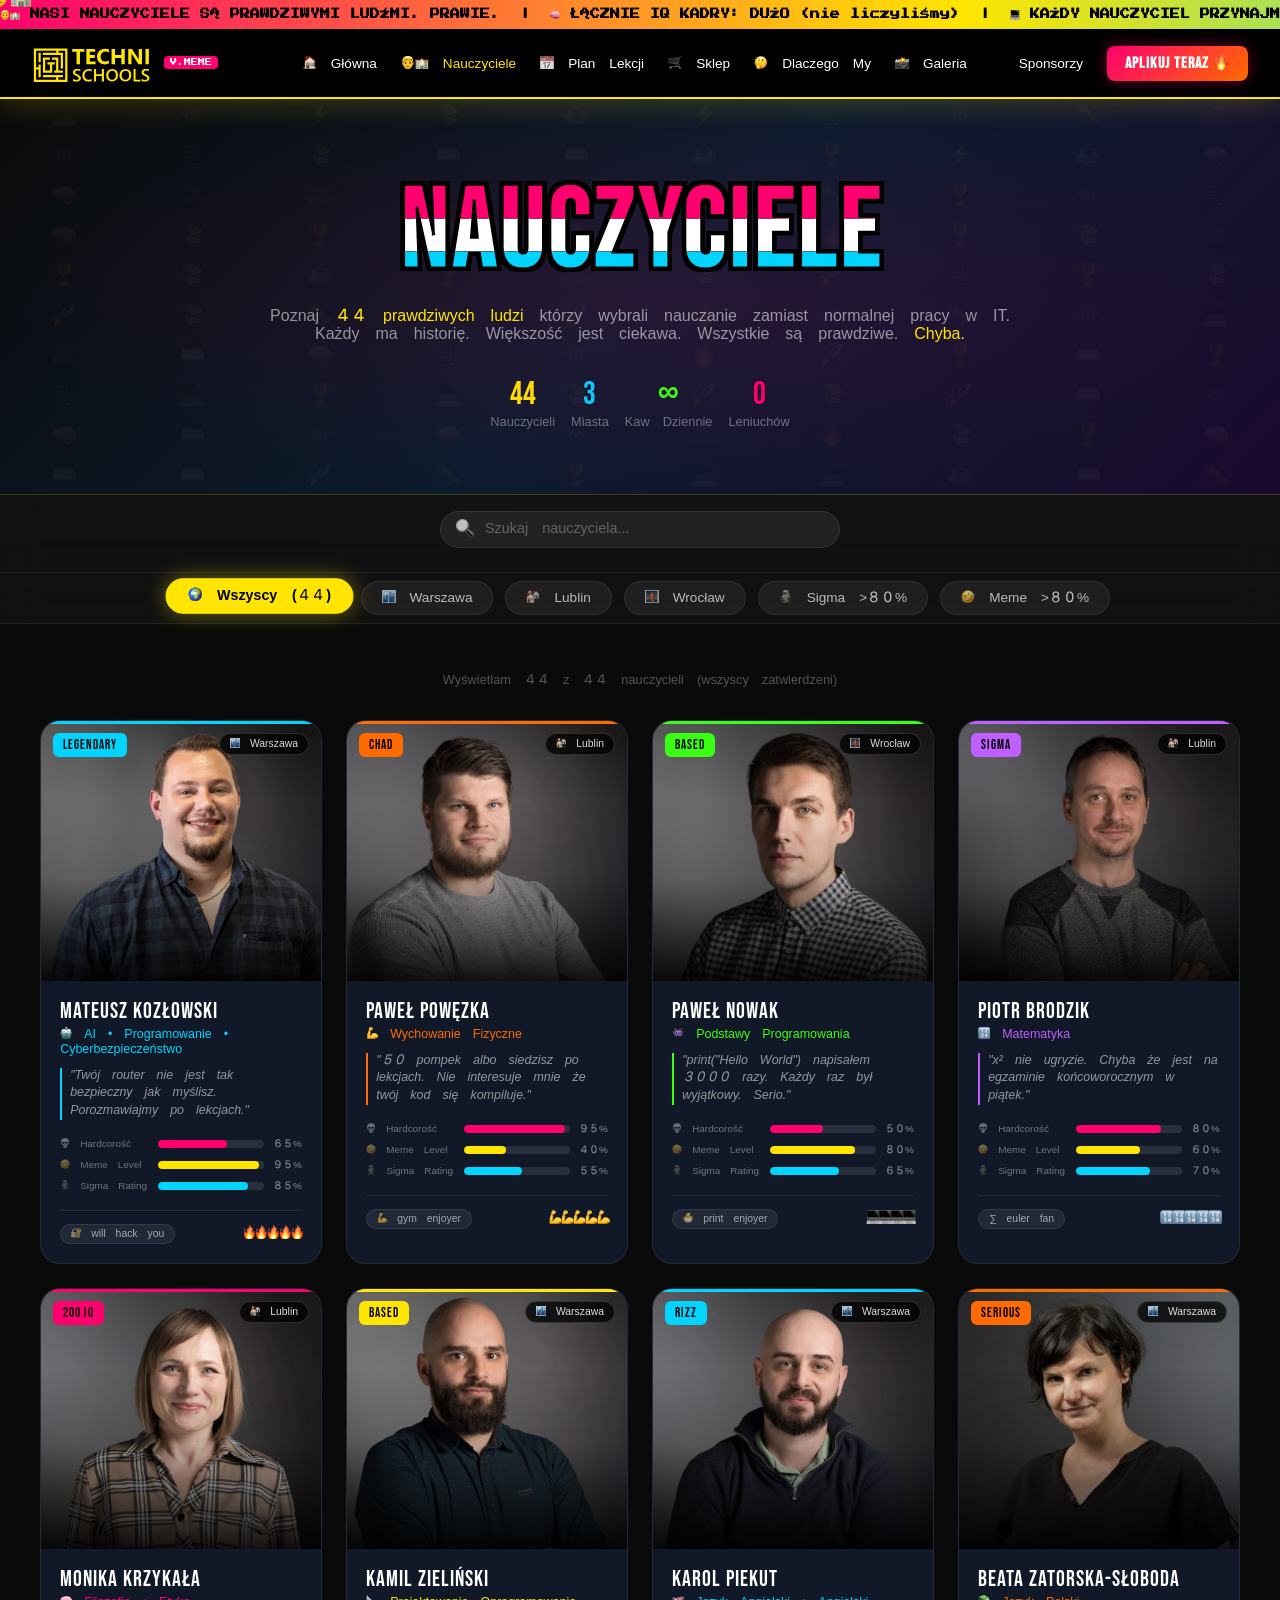
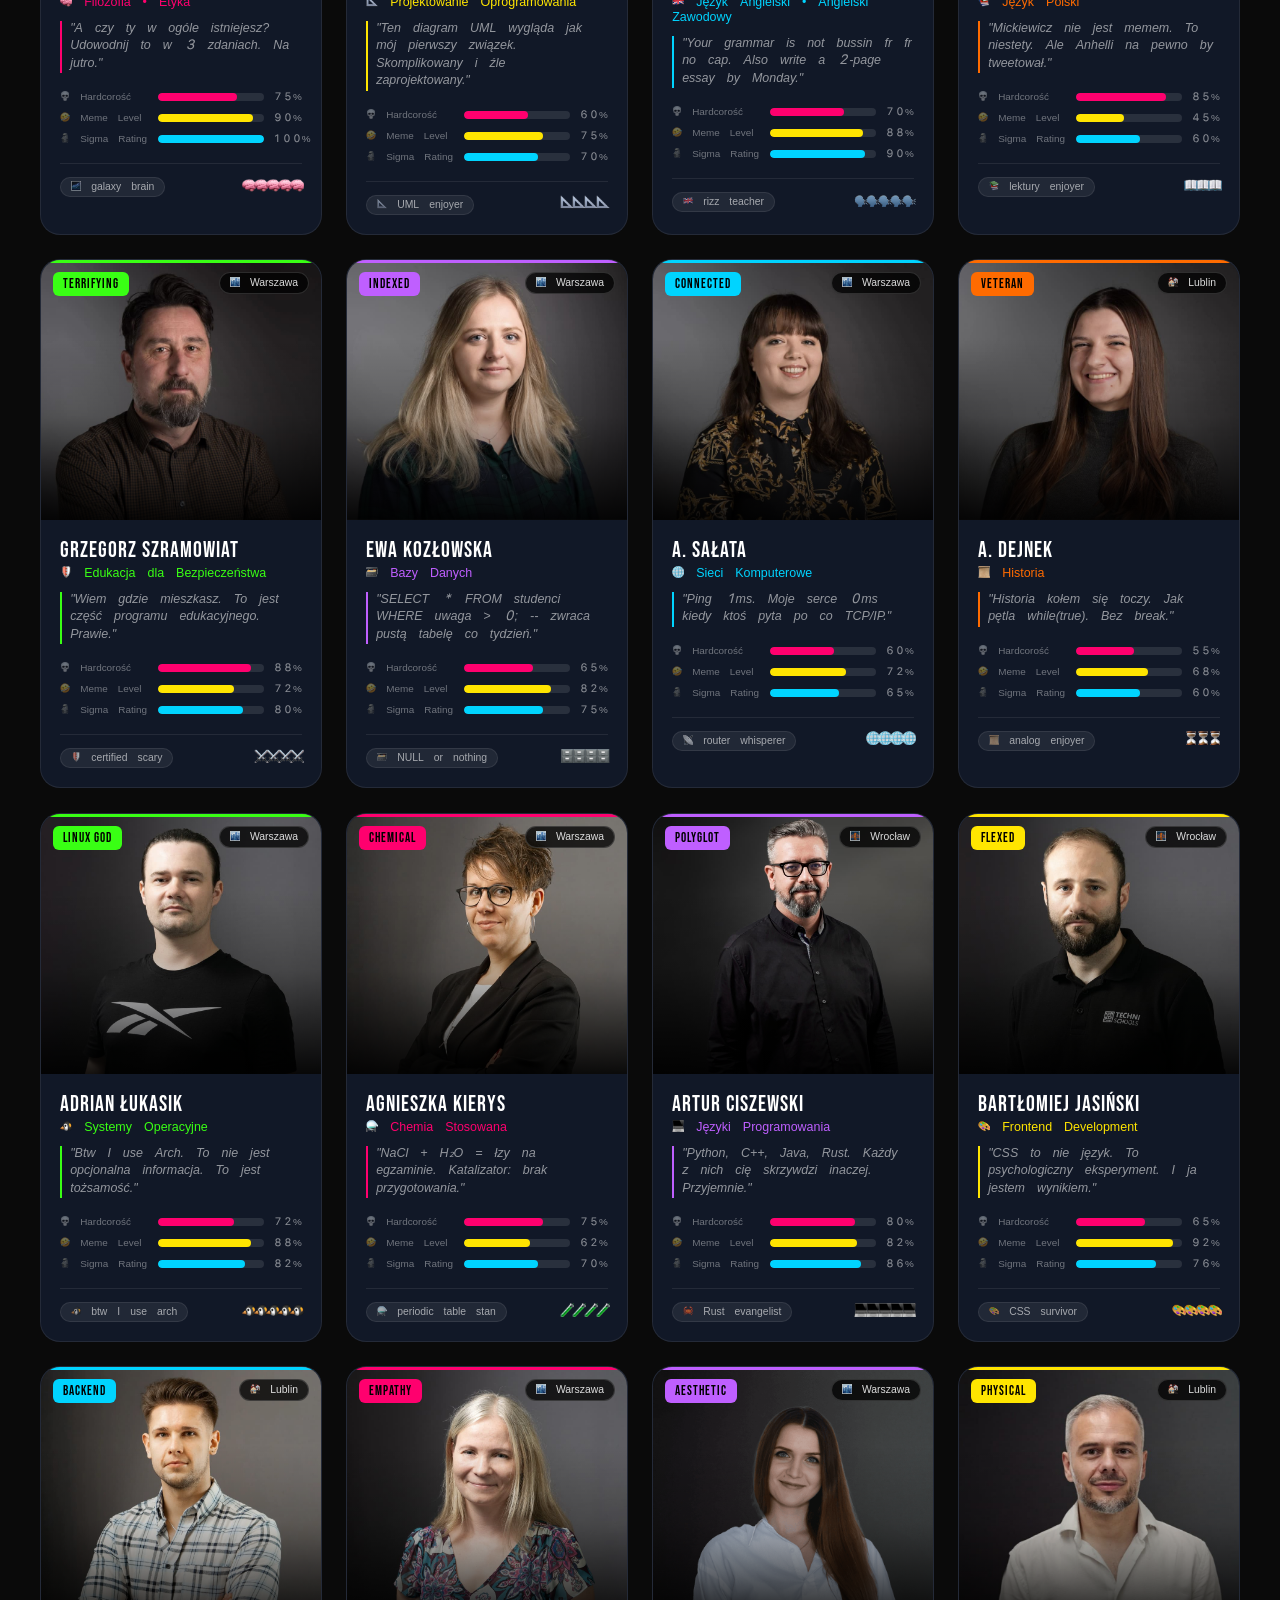
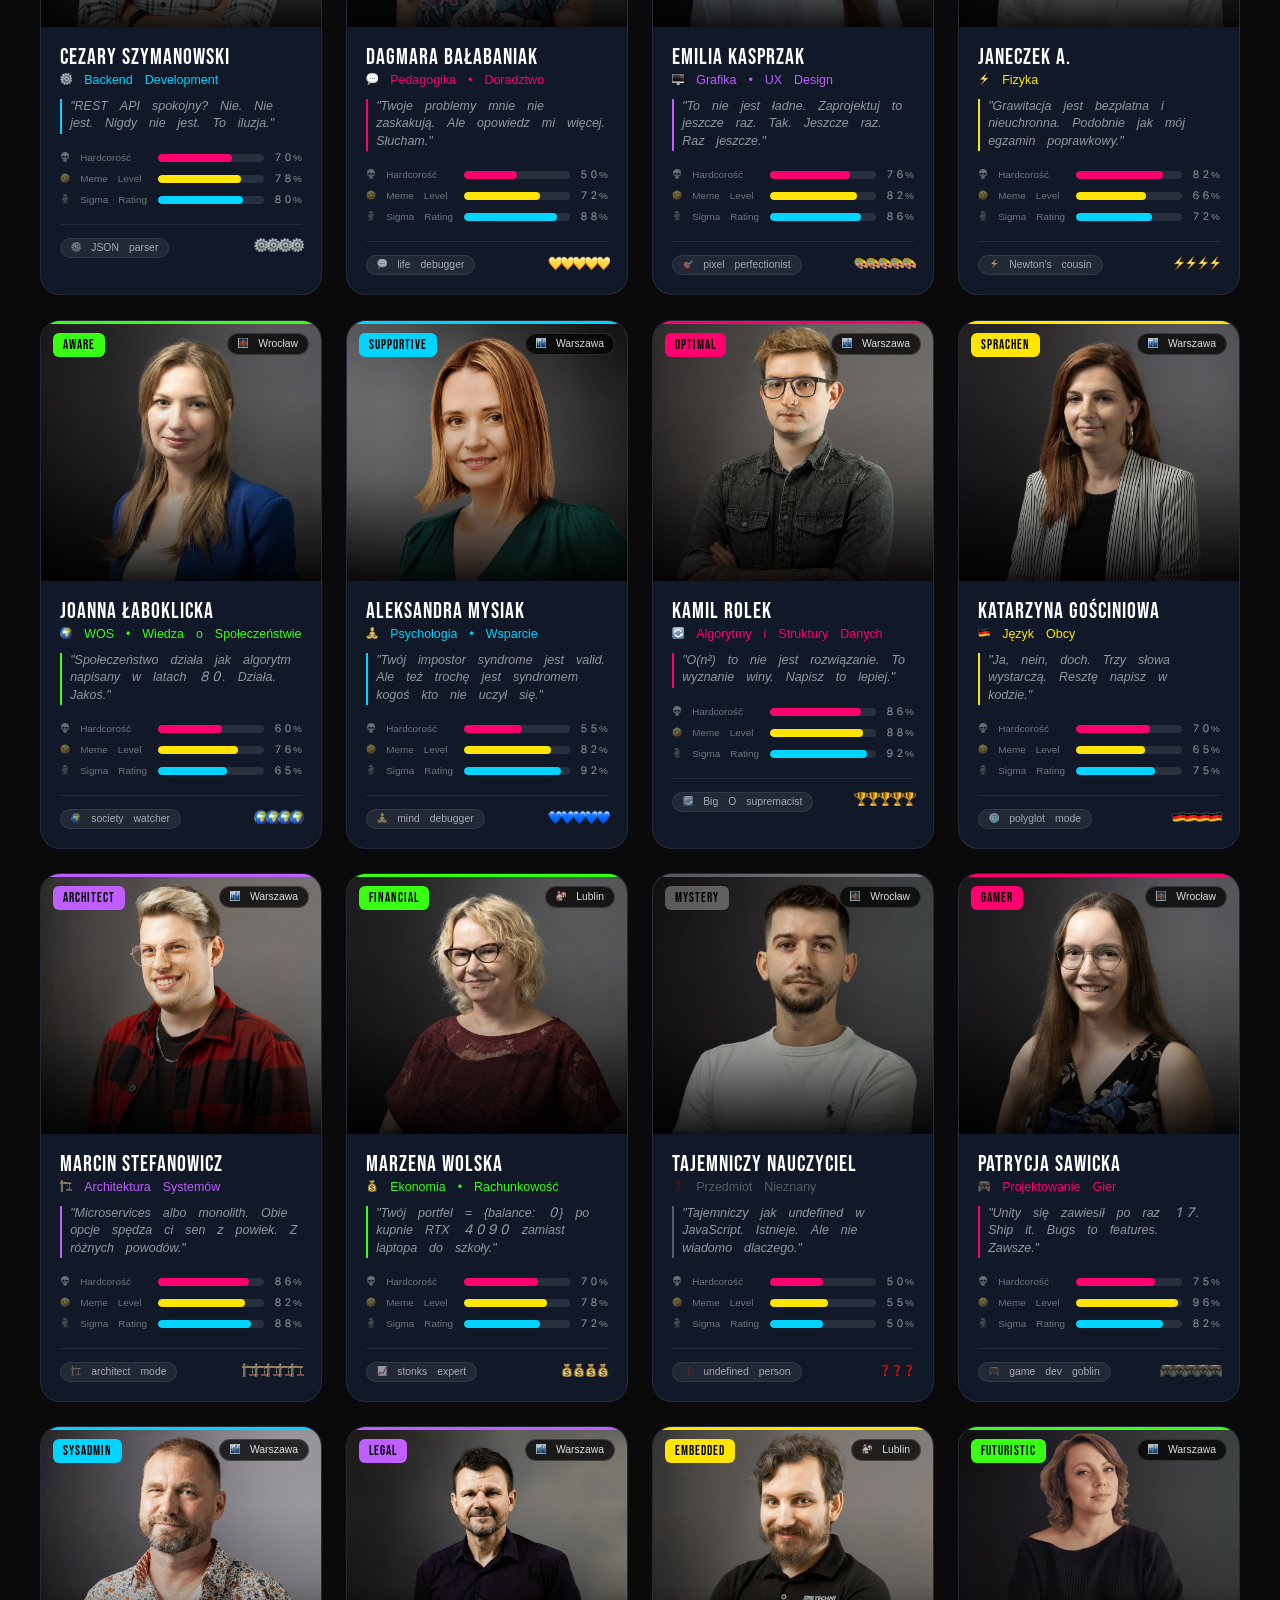
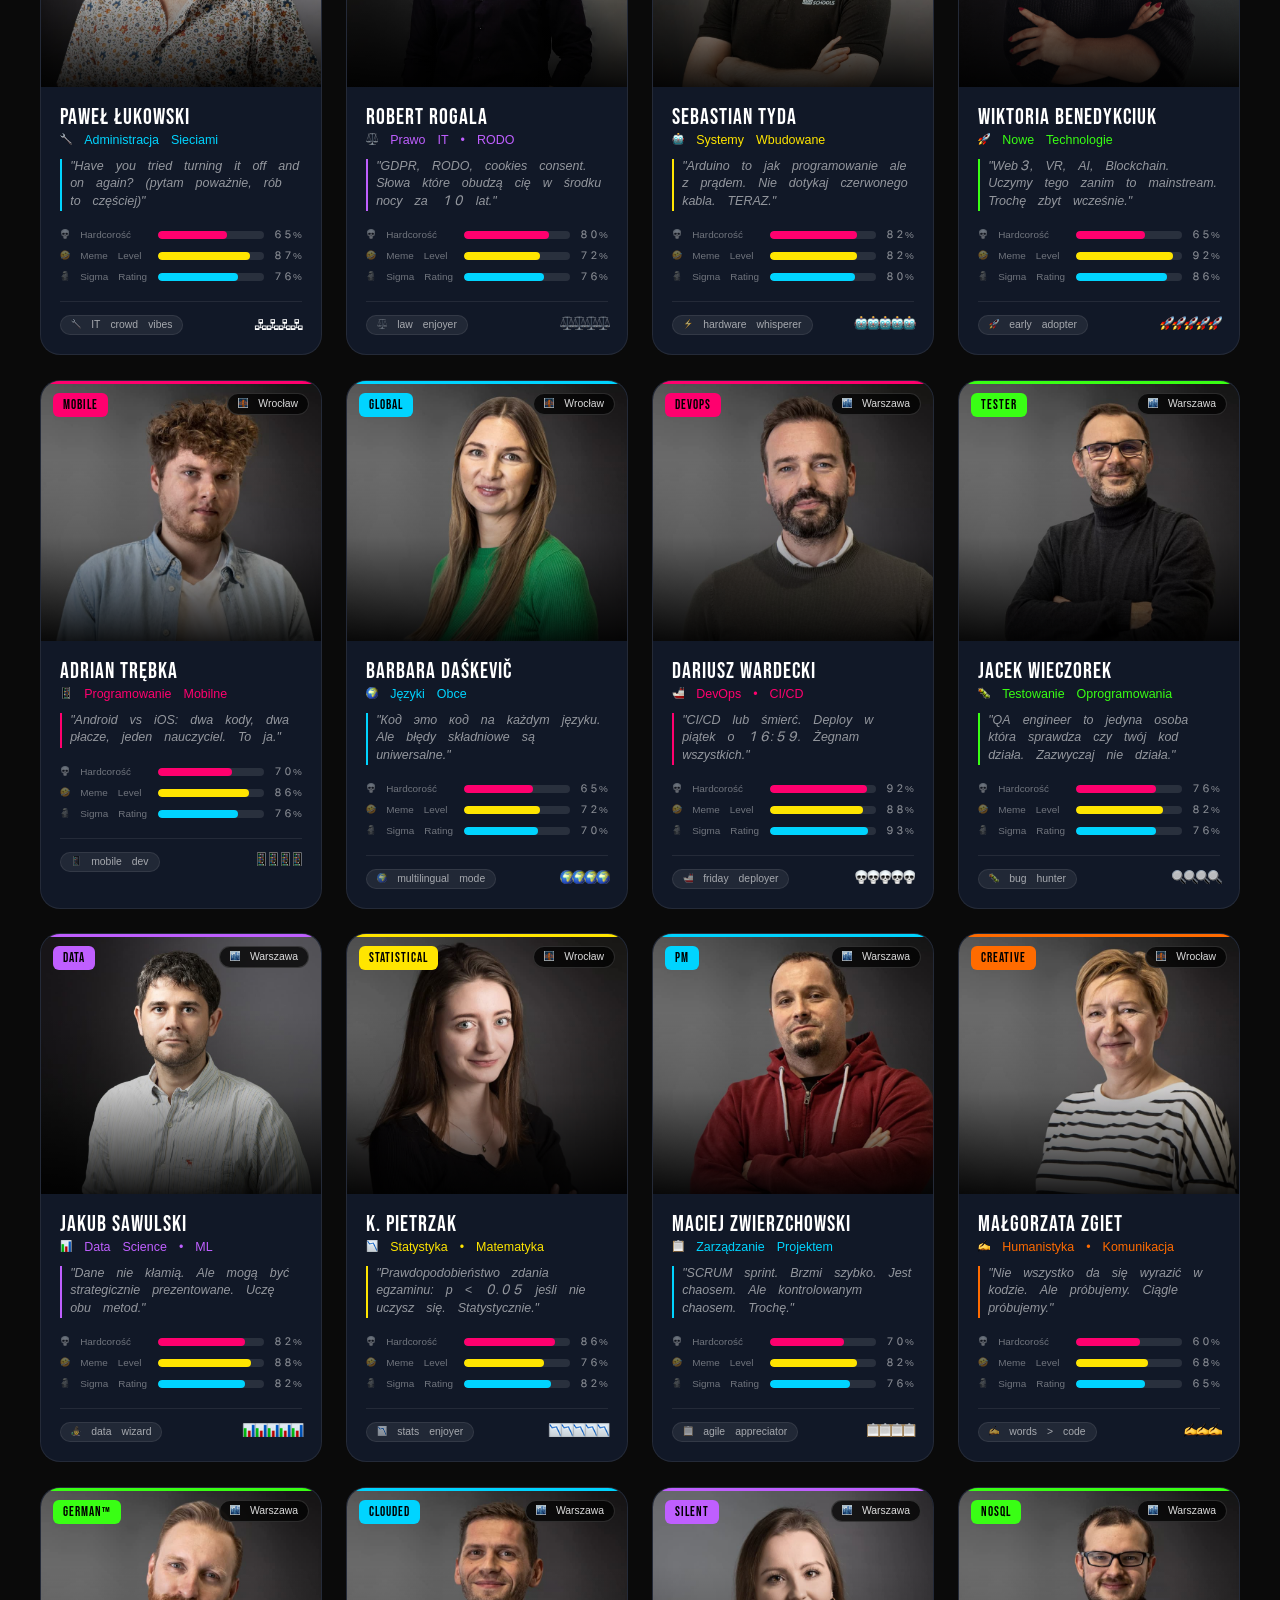
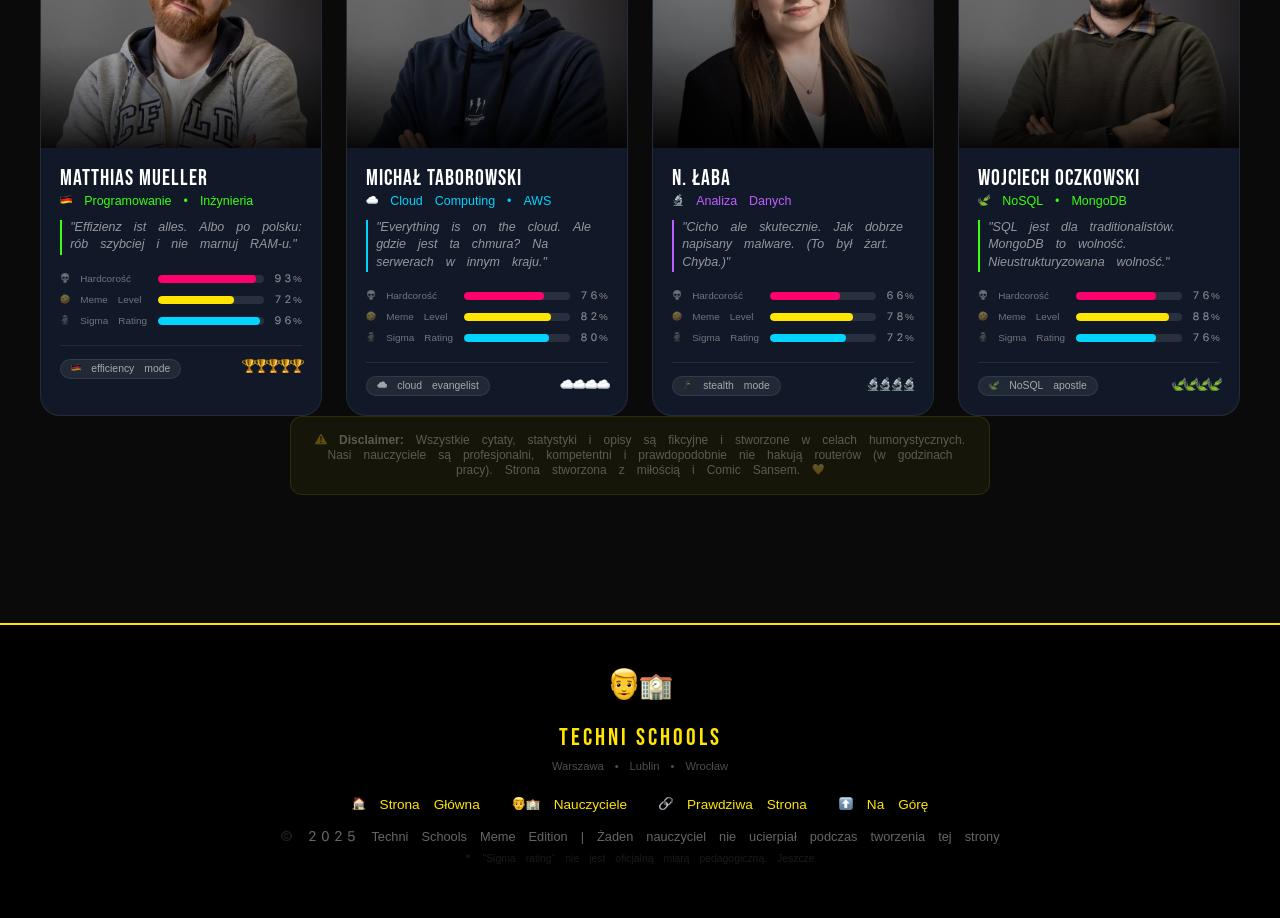
<file: teachers.html>
<!DOCTYPE html>
<html lang="pl">
<head>
  <meta charset="UTF-8">
  <meta name="viewport" content="width=device-width, initial-scale=1.0">
  <title>Nauczyciele 👨‍🏫 | Techni Schools Meme Edition</title>
  <meta name="description" content="Poznaj naszych nauczycieli. Niektórzy z nich to prawdziwi ludzie. Większość wie co robi. Prawie.">
  <link rel="stylesheet" href="meme.css">
  <style>
    /* ========== TEACHERS HERO ========== */
    .teachers-hero {
      background: linear-gradient(135deg, #0a0a0a 0%, #0d1b2e 50%, #1a0a2e 100%);
      padding: 5rem 2rem 3rem;
      text-align: center;
      position: relative;
      overflow: hidden;
      border-bottom: 1px solid rgba(255,229,0,0.2);
    }
    .teachers-hero::before {
      content: '';
      position: absolute;
      inset: 0;
      background: radial-gradient(ellipse at center, rgba(255,0,110,0.1) 0%, transparent 70%);
      pointer-events: none;
    }
    .hero-emoji-grid {
      position: absolute;
      inset: 0;
      display: grid;
      grid-template-columns: repeat(10, 1fr);
      opacity: 0.04;
      font-size: 1.5rem;
      line-height: 2.5rem;
      overflow: hidden;
      pointer-events: none;
      user-select: none;
    }
    .teachers-hero h1 {
      font-size: clamp(3rem, 10vw, 7rem);
      line-height: 1;
      position: relative;
      z-index: 1;
    }
    .teachers-hero .sub {
      color: rgba(255,255,255,0.55);
      font-size: 1rem;
      margin: 1rem 0 2rem;
      position: relative;
      z-index: 1;
    }
    .teachers-hero .sub em { color: var(--yellow); font-style: normal; }

    /* ========== FILTER TABS ========== */
    .filter-bar {
      background: rgba(255,255,255,0.03);
      border-bottom: 1px solid var(--border);
      padding: 1rem 2rem;
      display: flex;
      gap: 0.75rem;
      justify-content: center;
      flex-wrap: wrap;
      position: sticky;
      top: 98px;
      z-index: 50;
      backdrop-filter: blur(20px);
    }
    .filter-btn {
      background: rgba(255,255,255,0.06);
      border: 1px solid var(--border);
      color: rgba(255,255,255,0.7);
      padding: 8px 20px;
      border-radius: 100px;
      font-family: 'Comic Sans MS', 'Apple Color Emoji', cursive, sans-serif;
      font-size: 0.85rem;
      cursor: pointer;
      transition: all 0.3s;
    }
    .filter-btn:hover, .filter-btn.active {
      background: var(--yellow);
      color: #000;
      border-color: var(--yellow);
      transform: translateY(-2px) scale(1.05);
      font-weight: bold;
    }
    .filter-btn.active { box-shadow: 0 0 20px rgba(255,229,0,0.4); }

    /* ========== SEARCH BAR ========== */
    .search-wrap {
      max-width: 400px;
      margin: 0 auto 0.5rem;
      position: relative;
    }
    .search-input {
      width: 100%;
      background: rgba(255,255,255,0.07);
      border: 1px solid var(--border);
      color: white;
      padding: 10px 20px 10px 44px;
      border-radius: 100px;
      font-family: 'Comic Sans MS', 'Apple Color Emoji', cursive, sans-serif;
      font-size: 0.9rem;
      outline: none;
      transition: all 0.3s;
    }
    .search-input:focus { border-color: var(--yellow); background: rgba(255,229,0,0.05); }
    .search-input::placeholder { color: rgba(255,255,255,0.3); }
    .search-icon { position: absolute; left: 16px; top: 50%; transform: translateY(-50%); font-size: 1.1rem; pointer-events: none; }

    /* ========== TEACHERS GRID ========== */
    .teachers-section { padding: 3rem 2rem 5rem; }
    .teachers-count {
      text-align: center;
      color: rgba(255,255,255,0.3);
      font-size: 0.8rem;
      margin-bottom: 2rem;
    }
    #teachers-grid {
      display: grid;
      grid-template-columns: repeat(auto-fill, minmax(280px, 1fr));
      gap: 1.5rem;
      max-width: 1400px;
      margin: 0 auto;
    }

    /* ========== TEACHER CARD ========== */
    .teacher-card {
      background: var(--card);
      border: 1px solid var(--border);
      border-radius: 20px;
      overflow: hidden;
      position: relative;
      transition: all 0.4s cubic-bezier(0.175, 0.885, 0.32, 1.275);
      cursor: pointer;
    }
    .teacher-card:hover {
      transform: translateY(-10px) rotate(0.5deg);
      border-color: var(--card-color, var(--yellow));
      box-shadow: 0 25px 60px rgba(0,0,0,0.6), 0 0 30px rgba(255,229,0,0.15);
    }
    .teacher-card::before {
      content: '';
      position: absolute;
      top: 0; left: 0; right: 0;
      height: 3px;
      background: var(--card-color, var(--yellow));
      z-index: 2;
    }
    .teacher-photo-wrap {
      position: relative;
      height: 260px;
      overflow: hidden;
    }
    .teacher-photo-wrap img {
      width: 100%;
      height: 100%;
      object-fit: cover;
      object-position: top center;
      transition: all 0.5s;
      filter: grayscale(15%) saturate(1.1);
    }
    .teacher-card:hover .teacher-photo-wrap img {
      transform: scale(1.08);
      filter: grayscale(0%) saturate(1.4) brightness(1.1);
    }
    .photo-overlay {
      position: absolute;
      inset: 0;
      background: linear-gradient(to top, rgba(0,0,0,0.9) 0%, rgba(0,0,0,0.2) 40%, transparent 70%);
    }
    .meme-caption {
      position: absolute;
      bottom: 0;
      left: 0;
      right: 0;
      padding: 1rem;
      z-index: 3;
      transform: translateY(60px);
      opacity: 0;
      transition: all 0.4s;
    }
    .teacher-card:hover .meme-caption {
      transform: translateY(0);
      opacity: 1;
    }
    .meme-caption-text {
      font-family: Impact, 'Bebas Neue', 'Apple Color Emoji', cursive, sans-serif;
      font-size: 1rem;
      text-transform: uppercase;
      color: var(--yellow);
      -webkit-text-stroke: 0.5px black;
      text-shadow: 1px 1px 0 black;
      text-align: center;
      letter-spacing: 1px;
    }
    .city-badge {
      position: absolute;
      top: 12px;
      right: 12px;
      background: rgba(0,0,0,0.75);
      backdrop-filter: blur(8px);
      border: 1px solid rgba(255,255,255,0.15);
      color: rgba(255,255,255,0.85);
      font-size: 0.65rem;
      padding: 4px 10px;
      border-radius: 100px;
      z-index: 3;
      font-family: 'Comic Sans MS', 'Apple Color Emoji', cursive, sans-serif;
    }
    .power-badge {
      position: absolute;
      top: 12px;
      left: 12px;
      background: var(--card-color, var(--yellow));
      color: #000;
      font-family: 'Bebas Neue', Impact, 'Apple Color Emoji', cursive, sans-serif;
      font-size: 0.8rem;
      letter-spacing: 1px;
      padding: 4px 10px;
      border-radius: 6px;
      z-index: 3;
    }

    /* ========== CARD BODY ========== */
    .teacher-info {
      padding: 1.2rem;
    }
    .teacher-name {
      font-family: 'Bebas Neue', Impact, 'Apple Color Emoji', cursive, sans-serif;
      font-size: 1.4rem;
      letter-spacing: 1px;
      color: var(--white);
      margin-bottom: 2px;
      line-height: 1.1;
    }
    .teacher-subject {
      font-family: 'Comic Sans MS', 'Apple Color Emoji', cursive, sans-serif;
      font-size: 0.78rem;
      color: var(--card-color, var(--yellow));
      margin-bottom: 0.7rem;
    }
    .teacher-quote {
      font-size: 0.78rem;
      color: rgba(255,255,255,0.55);
      font-style: italic;
      line-height: 1.4;
      margin-bottom: 1rem;
      border-left: 2px solid var(--card-color, var(--yellow));
      padding-left: 8px;
    }

    /* Stat bars */
    .stats-section { margin-bottom: 1rem; }
    .stat-row {
      display: flex;
      align-items: center;
      gap: 8px;
      margin: 5px 0;
    }
    .stat-name {
      font-size: 0.62rem;
      color: rgba(255,255,255,0.4);
      width: 90px;
      flex-shrink: 0;
    }
    .stat-bar { flex: 1; }
    .stat-val {
      font-size: 0.62rem;
      color: rgba(255,255,255,0.5);
      width: 30px;
      text-align: right;
    }

    /* Card footer */
    .card-footer {
      display: flex;
      align-items: center;
      justify-content: space-between;
      margin-top: 0.8rem;
      padding-top: 0.8rem;
      border-top: 1px solid var(--border);
    }
    .tag-badge {
      background: rgba(255,255,255,0.07);
      border: 1px solid var(--border);
      color: rgba(255,255,255,0.6);
      font-size: 0.65rem;
      padding: 3px 10px;
      border-radius: 100px;
      font-family: 'Comic Sans MS', 'Apple Color Emoji', cursive, sans-serif;
    }
    .emoji-rating { font-size: 0.9rem; letter-spacing: -2px; }

    /* ========== NO RESULTS ========== */
    #no-results {
      display: none;
      text-align: center;
      padding: 5rem 2rem;
      font-size: 1rem;
      color: rgba(255,255,255,0.4);
    }
    #no-results .big { font-size: 4rem; display: block; margin-bottom: 1rem; }

    /* ========== RANDOM SHAKE ON CARD ========== */
    @keyframes cardWiggle {
      0%, 100% { transform: rotate(0deg); }
      25% { transform: rotate(-3deg) scale(1.02); }
      75% { transform: rotate(3deg) scale(1.02); }
    }
    .card-wiggle { animation: cardWiggle 0.4s ease-in-out; }

    /* ========== FOOTER TOP ========== */
    .meme-disclaimer {
      background: rgba(255,229,0,0.05);
      border: 1px solid rgba(255,229,0,0.1);
      border-radius: 12px;
      padding: 1rem 1.5rem;
      max-width: 700px;
      margin: 0 auto 3rem;
      text-align: center;
      font-size: 0.75rem;
      color: rgba(255,255,255,0.3);
    }
  </style>
</head>
<body>

<!-- CUSTOM CURSOR -->
<div class="custom-cursor" id="cursor">👨‍🏫</div>

<!-- TICKER -->
<div class="ticker-wrap">
  <div class="ticker-content">
    👨‍🏫 NASI NAUCZYCIELE SĄ PRAWDZIWYMI LUDŹMI. PRAWIE. &nbsp;|&nbsp;
    🧠 ŁĄCZNIE IQ KADRY: DUŻO (nie liczyliśmy) &nbsp;|&nbsp;
    💻 KAŻDY NAUCZYCIEL PRZYNAJMNIEJ RAZ NAPISAŁ "Hello World" &nbsp;|&nbsp;
    ☕ ŚREDNIE SPOŻYCIE KAWY NA NAUCZYCIELA: 4.2 DZIENNIE &nbsp;|&nbsp;
    🔥 TECHNI SCHOOLS - KADRA ZBUDOWANA INACZEJ &nbsp;|&nbsp;
    📚 LEKTURY SĄ OPCJONALNE (kłamstwo) &nbsp;|&nbsp;
    🎓 WSZYSCY MAJĄ DYPLOMY. WIĘKSZOŚĆ POKAZAŁA. &nbsp;|&nbsp;
    👨‍🏫 NASI NAUCZYCIELE SĄ PRAWDZIWYMI LUDŹMI. PRAWIE. &nbsp;|&nbsp;
    🧠 ŁĄCZNIE IQ KADRY: DUŻO (nie liczyliśmy) &nbsp;|&nbsp;
    💻 KAŻDY NAUCZYCIEL PRZYNAJMNIEJ RAZ NAPISAŁ "Hello World" &nbsp;|&nbsp;
    ☕ ŚREDNIE SPOŻYCIE KAWY NA NAUCZYCIELA: 4.2 DZIENNIE &nbsp;|&nbsp;
  </div>
</div>

<!-- NAV -->
<nav class="meme-nav">
  <a href="index.html" class="nav-logo">
    <svg data-name="ts_logo" xmlns="http://www.w3.org/2000/svg" viewBox="0 0 857.03 304.17">
      <path d="M13.14 46v239h240V46Zm224 223h-49v-17h33v-16H78v16h94.14v17h-143v-73h17v56h16v-91h-16v19h-17V62h144v15h-96v16h128v96h16V77h-32V62h48Z"></path>
      <path d="M162 145v16h-18.14v59H78.14V110H128v16H94.14v78h33.72v-43H110v-16h52z"></path>
      <path d="M221 204v16h-63v-16h14.14v-78h-29.26v-16H188v12h.14v82H221zM46.14 77h16v68h-16zM373.64 69.34h-31.08v89h-24.62v-89H287v-20h86.63ZM453.66 158.33h-65.35v-109h62.85v20h-38.3v24.25h35.64v19.91h-35.64v24.93h40.8ZM549.26 154.46q-11.93 5.78-31.15 5.77-25.08 0-39.44-14.74T464.3 106.2q0-26.15 16.15-42.41t41.91-16.26q16 0 26.9 4v23.66a47.7 47.7 0 0 0-24.92-6.53q-15.36 0-24.78 9.65t-9.42 26.14q0 15.81 8.89 25.19T523 139a51 51 0 0 0 26.29-7ZM662.57 158.33H638V114h-45.19v44.38h-24.55v-109h24.55v43.44H638V49.36h24.62ZM785.53 158.33h-24.78l-44.91-68.47a99.83 99.83 0 0 1-5.47-9h-.3q.6 5.78.61 17.63v59.88H687.5v-109h26.44l43.24 66.34q3 4.48 5.47 8.89h.35a115.42 115.42 0 0 1-.61-15V49.36h23.18ZM835 158.33h-24.55v-109H835ZM292.63 277.93v-15a23.43 23.43 0 0 0 4.81 3.32 38 38 0 0 0 5.92 2.48 46.18 46.18 0 0 0 6.26 1.56 33.09 33.09 0 0 0 5.76.56q9.21 0 13.71-3.07a10.09 10.09 0 0 0 4.51-8.89 9.7 9.7 0 0 0-1.5-5.43 15.7 15.7 0 0 0-4.21-4.2 43.51 43.51 0 0 0-6.34-3.65c-2.44-1.17-5-2.39-7.82-3.65q-4.49-2.4-8.35-4.85a35.52 35.52 0 0 1-6.71-5.43 22.66 22.66 0 0 1-4.48-6.71 22 22 0 0 1-1.62-8.77 20.28 20.28 0 0 1 2.79-10.77 23.54 23.54 0 0 1 7.36-7.54 33.51 33.51 0 0 1 10.39-4.42A49.44 49.44 0 0 1 325 192q13.8 0 20.12 3.13v14.41q-7.49-5.4-19.26-5.4a34.42 34.42 0 0 0-6.47.62 19.3 19.3 0 0 0-5.77 2 12.64 12.64 0 0 0-4.14 3.62 8.89 8.89 0 0 0-1.59 5.34 10.07 10.07 0 0 0 1.23 5.09 13 13 0 0 0 3.58 3.92 37.06 37.06 0 0 0 5.77 3.47q3.4 1.68 7.88 3.65 4.61 2.38 8.68 5a41.44 41.44 0 0 1 7.18 5.82 25.58 25.58 0 0 1 4.9 7.09 20.75 20.75 0 0 1 1.81 8.86 20.81 20.81 0 0 1-10 18.77 32.54 32.54 0 0 1-10.52 4.17 59.28 59.28 0 0 1-12.58 1.29 52.3 52.3 0 0 1-5.43-.34q-3.21-.33-6.59-1a62 62 0 0 1-6.38-1.56 20.22 20.22 0 0 1-4.79-2.02ZM426.4 277.75q-9.94 5.14-24.72 5.15-19.14 0-30.67-12.08t-11.53-31.71q0-21.11 13-34.11t32.79-13q12.75 0 21.16 3.62v14.47a37.82 37.82 0 0 0-19.63-5.27q-14.29 0-23.15 9.14t-8.87 24.41q0 14.53 8.28 23.15t21.78 8.62q12.45 0 21.59-5.89ZM513.74 281.43h-14.66v-38.15h-41.4v38.15h-14.6v-88h14.6v37h41.4v-37h14.66ZM571.7 282.9q-19 0-30.45-12.33t-11.44-32.08q0-21.23 11.65-33.85T573.11 192q18.52 0 29.84 12.27t11.32 32.08q0 21.53-11.59 34T571.7 282.9Zm.68-78.08a24.44 24.44 0 0 0-19.66 9q-7.58 9-7.58 23.73t7.36 23.62a23.74 23.74 0 0 0 19.26 8.95q12.65 0 19.94-8.52t7.3-23.86q0-15.76-7.09-24.35t-19.53-8.57ZM666.65 282.9q-19 0-30.45-12.33t-11.44-32.08q0-21.23 11.65-33.85T668.06 192q18.53 0 29.84 12.27t11.31 32.08q0 21.53-11.59 34t-30.97 12.55Zm.67-78.08a24.46 24.46 0 0 0-19.66 9q-7.57 9-7.57 23.73t7.36 23.62a23.74 23.74 0 0 0 19.26 8.95q12.63 0 19.93-8.52t7.3-23.86q0-15.76-7.08-24.35t-19.54-8.57ZM774.05 281.43h-48.7v-88h14.59v75.67h34.11ZM782.69 277.93v-15a23.51 23.51 0 0 0 4.82 3.32 37.63 37.63 0 0 0 5.92 2.48 46 46 0 0 0 6.25 1.56 33.29 33.29 0 0 0 5.77.56q9.19 0 13.71-3.07a10.11 10.11 0 0 0 4.51-8.89 9.71 9.71 0 0 0-1.51-5.43 15.51 15.51 0 0 0-4.2-4.2 43.13 43.13 0 0 0-6.35-3.65q-3.65-1.76-7.82-3.65-4.47-2.4-8.34-4.85a35.52 35.52 0 0 1-6.71-5.43 22.47 22.47 0 0 1-4.48-6.71 21.79 21.79 0 0 1-1.63-8.77 20.28 20.28 0 0 1 2.79-10.77 23.65 23.65 0 0 1 7.36-7.54 33.67 33.67 0 0 1 10.4-4.42 49.38 49.38 0 0 1 11.9-1.44q13.8 0 20.12 3.13v14.41q-7.49-5.4-19.26-5.4a34.34 34.34 0 0 0-6.47.62 19.3 19.3 0 0 0-5.77 2 12.44 12.44 0 0 0-4.14 3.62 8.89 8.89 0 0 0-1.59 5.34 10.17 10.17 0 0 0 1.22 5.09 13.15 13.15 0 0 0 3.59 3.92 36.59 36.59 0 0 0 5.77 3.47c2.27 1.12 4.89 2.34 7.88 3.65q4.61 2.38 8.68 5a41 41 0 0 1 7.17 5.82 25.62 25.62 0 0 1 4.91 7.09 20.75 20.75 0 0 1 1.81 8.86 20.79 20.79 0 0 1-10 18.77 32.36 32.36 0 0 1-10.52 4.17 59.12 59.12 0 0 1-12.57 1.29 52.3 52.3 0 0 1-5.43-.34q-3.21-.33-6.59-1a61.4 61.4 0 0 1-6.38-1.56 20.5 20.5 0 0 1-4.82-2.05Z"></path>
    </svg>
    <span class="nav-logo-badge">V.MEME</span>
  </a>
  <ul class="nav-links">
    <li><a href="index.html">🏠 Główna</a></li>
    <li><a href="teachers.html" class="active">👨‍🏫 Nauczyciele</a></li>
    <li><a href="schedule.html">📅 Plan Lekcji</a></li>
    <li><a href="shop.html">🛒 Sklep</a></li>
    <li><a href="index.html#why-us">🤔 Dlaczego My</a></li>
    <li><a href="index.html#gallery">📸 Galeria</a></li>
    <li><a href="index.html#partners">🤝 Sponsorzy</a></li>
    <li><a href="index.html#hero" class="nav-cta">APLIKUJ TERAZ 🔥</a></li>
  </ul>
</nav>

<!-- HERO -->
<div class="teachers-hero">
  <div class="hero-emoji-grid" aria-hidden="true" id="emojiGrid"></div>
  <h1 class="impact-outlined glitch" data-text="NAUCZYCIELE">NAUCZYCIELE</h1>
  <p class="sub">
    Poznaj <em>44 prawdziwych ludzi</em> którzy wybrali nauczanie zamiast normalnej pracy w IT.<br>
    Każdy ma historię. Większość jest ciekawa. Wszystkie są prawdziwe. <em>Chyba.</em>
  </p>
  <div style="display:flex; gap:1rem; justify-content:center; flex-wrap:wrap; margin-bottom:1rem;">
    <div style="text-align:center; font-size:0.8rem; color:rgba(255,255,255,0.4);">
      <span style="font-family:'Bebas Neue',cursive; font-size:2rem; color:var(--yellow); display:block;" id="total-count">44</span>
      Nauczycieli
    </div>
    <div style="text-align:center; font-size:0.8rem; color:rgba(255,255,255,0.4);">
      <span style="font-family:'Bebas Neue',cursive; font-size:2rem; color:var(--blue); display:block;">3</span>
      Miasta
    </div>
    <div style="text-align:center; font-size:0.8rem; color:rgba(255,255,255,0.4);">
      <span style="font-family:'Bebas Neue',cursive; font-size:2rem; color:var(--green); display:block;">∞</span>
      Kaw Dziennie
    </div>
    <div style="text-align:center; font-size:0.8rem; color:rgba(255,255,255,0.4);">
      <span style="font-family:'Bebas Neue',cursive; font-size:2rem; color:var(--pink); display:block;">0</span>
      Leniuchów
    </div>
  </div>
</div>

<!-- FILTERS -->
<div class="filter-bar">
  <div class="search-wrap">
    <span class="search-icon">🔍</span>
    <input type="text" class="search-input" id="searchInput" placeholder="Szukaj nauczyciela..." autocomplete="off">
  </div>
</div>
<div class="filter-bar" style="top:148px; padding:0.5rem 2rem;">
  <button class="filter-btn active" data-city="all" onclick="filterTeachers('all', this)">🌍 Wszyscy (<span id="all-count">44</span>)</button>
  <button class="filter-btn" data-city="warszawa" onclick="filterTeachers('warszawa', this)">🏙️ Warszawa</button>
  <button class="filter-btn" data-city="lublin" onclick="filterTeachers('lublin', this)">🏘️ Lublin</button>
  <button class="filter-btn" data-city="wroclaw" onclick="filterTeachers('wroclaw', this)">🌉 Wrocław</button>
  <button class="filter-btn" data-city="sigmas" onclick="filterTeachers('sigmas', this)">🗿 Sigma &gt;80%</button>
  <button class="filter-btn" data-city="memes" onclick="filterTeachers('memes', this)">🤣 Meme &gt;80%</button>
</div>

<!-- TEACHERS SECTION -->
<section class="teachers-section">
  <div class="container">
    <p class="teachers-count" id="showing-count">Wyświetlam wszystkich <strong>44</strong> nauczycieli (wszystkich prawdziwych ludzi)</p>
    <div id="teachers-grid"></div>
    <div id="no-results">
      <span class="big">😭</span>
      Nie znaleziono nauczyciela o tym imieniu.<br>
      <span style="font-size:0.75rem;">Może wpisałeś złe imię. Albo ten nauczyciel uciekł z kraju. Trudno powiedzieć.</span>
    </div>
    <div class="meme-disclaimer">
      ⚠️ <strong>Disclaimer:</strong> Wszystkie cytaty, statystyki i opisy są fikcyjne i stworzone w celach humorystycznych.
      Nasi nauczyciele są profesjonalni, kompetentni i prawdopodobnie nie hakują routerów (w godzinach pracy).
      Strona stworzona z miłością i Comic Sansem. 💛
    </div>
  </div>
</section>

<!-- FOOTER -->
<footer class="meme-footer">
  <div style="font-size:2rem; margin-bottom:1rem;">👨‍🏫</div>
  <div style="font-family:'Bebas Neue',cursive; font-size:1.5rem; color:var(--yellow); letter-spacing:3px;">TECHNI SCHOOLS</div>
  <div style="font-size:0.7rem; color:rgba(255,255,255,0.3); margin:0.5rem 0 1.5rem;">Warszawa • Lublin • Wrocław</div>
  <div class="footer-links">
    <a href="index.html">🏠 Strona Główna</a>
    <a href="teachers.html">👨‍🏫 Nauczyciele</a>
    <a href="https://technischools.com" target="_blank">🔗 Prawdziwa Strona</a>
    <a href="#top">⬆️ Na Górę</a>
  </div>
  <p>© 2025 Techni Schools Meme Edition | Żaden nauczyciel nie ucierpiał podczas tworzenia tej strony</p>
  <p style="margin-top:0.5rem; font-size:0.65rem; color:rgba(255,255,255,0.1);">* "Sigma rating" nie jest oficjalną miarą pedagogiczną. Jeszcze.</p>
</footer>

<!-- MEME POPUP -->
<div class="meme-popup" id="memePopup">
  <button class="popup-close" onclick="document.getElementById('memePopup').classList.remove('visible')">✕</button>
  <div style="font-size:1.5rem; margin-bottom:0.5rem;" id="popupEmoji">👨‍🏫</div>
  <div style="font-family:'Bebas Neue',cursive; font-size:1.1rem; color:var(--yellow); margin-bottom:0.3rem;" id="popupTitle">CIEKAWOSTKA!</div>
  <div style="font-size:0.8rem; color:rgba(255,255,255,0.7);" id="popupText">Hover na kartę nauczyciela żeby zobaczyć jego sekret 👀</div>
</div>

<script>
// ===== TEACHER DATA =====
const TEACHERS = [
  {
    name: "Mateusz Kozłowski",
    subject: "🤖 AI • Programowanie • Cyberbezpieczeństwo",
    photo: "./Nauczyciele _ Techni Schools_files/mateusz-kozowski_uid_646f36ad0d446.jpg",
    quote: '"Twój router nie jest tak bezpieczny jak myślisz. Porozmawiajmy po lekcjach."',
    memeCaption: "WILL HACK YOU FOR SCIENCE",
    hard: 65, meme: 95, sigma: 85,
    tag: "🔐 will hack you",
    rating: "🔥🔥🔥🔥🔥",
    color: "#00D4FF",
    power: "LEGENDARY",
    city: "warszawa"
  },
  {
    name: "Paweł Powęzka",
    subject: "💪 Wychowanie Fizyczne",
    photo: "./Nauczyciele _ Techni Schools_files/p-pow196153zka_uid_64477cf12d6ef.jpg",
    quote: '"50 pompek albo siedzisz po lekcjach. Nie interesuje mnie że twój kod się kompiluje."',
    memeCaption: "LITERALLY NOT A PROGRAMMER BUT OK",
    hard: 95, meme: 40, sigma: 55,
    tag: "💪 gym enjoyer",
    rating: "💪💪💪💪💪",
    color: "#FF6B00",
    power: "CHAD",
    city: "lublin"
  },
  {
    name: "Paweł Nowak",
    subject: "👾 Podstawy Programowania",
    photo: "./Nauczyciele _ Techni Schools_files/p-nowak_uid_64477cf07e253.jpg",
    quote: '"print(\"Hello World\") napisałem 3000 razy. Każdy raz był wyjątkowy. Serio."',
    memeCaption: "PRINT() CHANGED MY LIFE",
    hard: 50, meme: 80, sigma: 65,
    tag: "🐣 print enjoyer",
    rating: "💻💻💻💻",
    color: "#39FF14",
    power: "BASED",
    city: "wroclaw"
  },
  {
    name: "Piotr Brodzik",
    subject: "🔢 Matematyka",
    photo: "./Nauczyciele _ Techni Schools_files/p-brodzik_uid_64477cefc942d.jpg",
    quote: '"x² nie ugryzie. Chyba że jest na egzaminie końcoworocznym w piątek."',
    memeCaption: "MATH IS EASY (it is not)",
    hard: 80, meme: 60, sigma: 70,
    tag: "∑ euler fan",
    rating: "🔢🔢🔢🔢🔢",
    color: "#BF5FFF",
    power: "SIGMA",
    city: "lublin"
  },
  {
    name: "Monika Krzykała",
    subject: "🧠 Filozofia • Etyka",
    photo: "./Nauczyciele _ Techni Schools_files/m-krzyka197130a_uid_64477cee70b61.jpg",
    quote: '"A czy ty w ogóle istniejesz? Udowodnij to w 3 zdaniach. Na jutro."',
    memeCaption: "COGITO ERGO SUFFER",
    hard: 75, meme: 90, sigma: 100,
    tag: "🌌 galaxy brain",
    rating: "🧠🧠🧠🧠🧠",
    color: "#FF006E",
    power: "200 IQ",
    city: "lublin"
  },
  {
    name: "Kamil Zieliński",
    subject: "📐 Projektowanie Oprogramowania",
    photo: "./Nauczyciele _ Techni Schools_files/k-zieli197132ski_uid_64477ced206b2.jpg",
    quote: '"Ten diagram UML wygląda jak mój pierwszy związek. Skomplikowany i źle zaprojektowany."',
    memeCaption: "UML OR DEATH",
    hard: 60, meme: 75, sigma: 70,
    tag: "📐 UML enjoyer",
    rating: "📐📐📐📐",
    color: "#FFE500",
    power: "BASED",
    city: "warszawa"
  },
  {
    name: "Karol Piekut",
    subject: "🇬🇧 Język Angielski • Angielski Zawodowy",
    photo: "./Nauczyciele _ Techni Schools_files/k-piekut_uid_64477cebc7fc6.jpg",
    quote: '"Your grammar is not bussin fr fr no cap. Also write a 2-page essay by Monday."',
    memeCaption: "GRAMMAR POLICE 🚨",
    hard: 70, meme: 88, sigma: 90,
    tag: "🇬🇧 rizz teacher",
    rating: "🗣️🗣️🗣️🗣️🗣️",
    color: "#00D4FF",
    power: "RIZZ",
    city: "warszawa"
  },
  {
    name: "Beata Zatorska-Słoboda",
    subject: "📚 Język Polski",
    photo: "./Nauczyciele _ Techni Schools_files/Nauczyciele-25_uid_66eaa3b08157b.jpg",
    quote: '"Mickiewicz nie jest memem. To niestety. Ale Anhelli na pewno by tweetował."',
    memeCaption: "LEKTURY: THE FINAL BOSS",
    hard: 85, meme: 45, sigma: 60,
    tag: "📚 lektury enjoyer",
    rating: "📖📖📖",
    color: "#FF6B00",
    power: "SERIOUS",
    city: "warszawa"
  },
  {
    name: "Grzegorz Szramowiat",
    subject: "🛡️ Edukacja dla Bezpieczeństwa",
    photo: "./Nauczyciele _ Techni Schools_files/g-szramowiat_uid_64477ce90b55b.jpg",
    quote: '"Wiem gdzie mieszkasz. To jest część programu edukacyjnego. Prawie."',
    memeCaption: "CERTIFIED SCARY GUY",
    hard: 88, meme: 72, sigma: 80,
    tag: "🛡️ certified scary",
    rating: "⚔️⚔️⚔️⚔️",
    color: "#39FF14",
    power: "TERRIFYING",
    city: "warszawa"
  },
  {
    name: "Ewa Kozłowska",
    subject: "🗃️ Bazy Danych",
    photo: "./Nauczyciele _ Techni Schools_files/e-kryczka_uid_64477ce85b3bf.jpg",
    quote: '"SELECT * FROM studenci WHERE uwaga > 0; -- zwraca pustą tabelę co tydzień."',
    memeCaption: "NULL TOLERANCE POLICY",
    hard: 65, meme: 82, sigma: 75,
    tag: "🗃️ NULL or nothing",
    rating: "🗄️🗄️🗄️🗄️",
    color: "#BF5FFF",
    power: "INDEXED",
    city: "warszawa"
  },
  {
    name: "A. Sałata",
    subject: "🌐 Sieci Komputerowe",
    photo: "./Nauczyciele _ Techni Schools_files/a-sa197130o_uid_64477ce70c8ec.jpg",
    quote: '"Ping 1ms. Moje serce 0ms kiedy ktoś pyta po co TCP/IP."',
    memeCaption: "ROUTER WHISPERER 📡",
    hard: 60, meme: 72, sigma: 65,
    tag: "📡 router whisperer",
    rating: "🌐🌐🌐🌐",
    color: "#00D4FF",
    power: "CONNECTED",
    city: "warszawa"
  },
  {
    name: "A. Dejnek",
    subject: "📜 Historia",
    photo: "./Nauczyciele _ Techni Schools_files/a-dejnek_uid_64477ce63cd1d.jpg",
    quote: '"Historia kołem się toczy. Jak pętla while(true). Bez break."',
    memeCaption: "ANALOG IN DIGITAL WORLD",
    hard: 55, meme: 68, sigma: 60,
    tag: "📜 analog enjoyer",
    rating: "⏳⏳⏳",
    color: "#FF6B00",
    power: "VETERAN",
    city: "lublin"
  },
  {
    name: "Adrian Łukasik",
    subject: "🐧 Systemy Operacyjne",
    photo: "./Nauczyciele _ Techni Schools_files/Adrian-ukasik_uid_66f12b26530aa.jpg",
    quote: '"Btw I use Arch. To nie jest opcjonalna informacja. To jest tożsamość."',
    memeCaption: "BTW I USE ARCH 🐧",
    hard: 72, meme: 88, sigma: 82,
    tag: "🐧 btw I use arch",
    rating: "🐧🐧🐧🐧🐧",
    color: "#39FF14",
    power: "LINUX GOD",
    city: "warszawa"
  },
  {
    name: "Agnieszka Kierys",
    subject: "⚗️ Chemia Stosowana",
    photo: "./Nauczyciele _ Techni Schools_files/Agnieszka-Kierys_uid_65cf3b095d812.jpg",
    quote: '"NaCl + H₂O = łzy na egzaminie. Katalizator: brak przygotowania."',
    memeCaption: "CHEMISTRY IS CODING BUT WET",
    hard: 75, meme: 62, sigma: 70,
    tag: "⚗️ periodic table stan",
    rating: "🧪🧪🧪🧪",
    color: "#FF006E",
    power: "CHEMICAL",
    city: "warszawa"
  },
  {
    name: "Artur Ciszewski",
    subject: "💻 Języki Programowania",
    photo: "./Nauczyciele _ Techni Schools_files/Artur-Ciszewski_uid_691715514f477.jpg",
    quote: '"Python, C++, Java, Rust. Każdy z nich cię skrzywdzi inaczej. Przyjemnie."',
    memeCaption: "MULTI-LANGUAGE DESTROYER",
    hard: 80, meme: 82, sigma: 86,
    tag: "🦀 Rust evangelist",
    rating: "💻💻💻💻💻",
    color: "#BF5FFF",
    power: "POLYGLOT",
    city: "wroclaw"
  },
  {
    name: "Bartłomiej Jasiński",
    subject: "🎨 Frontend Development",
    photo: "./Nauczyciele _ Techni Schools_files/Bartomiej-Jasiski_uid_66f12b2476d90.jpg",
    quote: '"CSS to nie język. To psychologiczny eksperyment. I ja jestem wynikiem."',
    memeCaption: "FLEXBOX CHANGED ME",
    hard: 65, meme: 92, sigma: 76,
    tag: "🎨 CSS survivor",
    rating: "🎨🎨🎨🎨",
    color: "#FFE500",
    power: "FLEXED",
    city: "wroclaw"
  },
  {
    name: "Cezary Szymanowski",
    subject: "⚙️ Backend Development",
    photo: "./Nauczyciele _ Techni Schools_files/Cezary-Szymanowski_uid_65cf3b0d1d043.jpg",
    quote: '"REST API spokojny? Nie. Nie jest. Nigdy nie jest. To iluzja."',
    memeCaption: "STATUS 500: INTERNAL SERVER CHAOS",
    hard: 70, meme: 78, sigma: 80,
    tag: "⚙️ JSON parser",
    rating: "⚙️⚙️⚙️⚙️",
    color: "#00D4FF",
    power: "BACKEND",
    city: "lublin"
  },
  {
    name: "Dagmara Bałabaniak",
    subject: "💬 Pedagogika • Doradztwo",
    photo: "./Nauczyciele _ Techni Schools_files/Dagmara-Baabaniak_uid_66f12b230805c.jpg",
    quote: '"Twoje problemy mnie nie zaskakują. Ale opowiedz mi więcej. Słucham."',
    memeCaption: "MAIN CHARACTER ENERGY",
    hard: 50, meme: 72, sigma: 88,
    tag: "💬 life debugger",
    rating: "💛💛💛💛💛",
    color: "#FF006E",
    power: "EMPATHY",
    city: "warszawa"
  },
  {
    name: "Emilia Kasprzak",
    subject: "🖥️ Grafika • UX Design",
    photo: "./Nauczyciele _ Techni Schools_files/Emilia-Kasprzak_uid_68cc07e2ab27f.png",
    quote: '"To nie jest ładne. Zaprojektuj to jeszcze raz. Tak. Jeszcze raz. Raz jeszcze."',
    memeCaption: "PIXEL PERFECTIONIST 🎯",
    hard: 76, meme: 82, sigma: 86,
    tag: "🎯 pixel perfectionist",
    rating: "🎨🎨🎨🎨🎨",
    color: "#BF5FFF",
    power: "AESTHETIC",
    city: "warszawa"
  },
  {
    name: "Janeczek A.",
    subject: "⚡ Fizyka",
    photo: "./Nauczyciele _ Techni Schools_files/Janeczek-A.jpg",
    quote: '"Grawitacja jest bezpłatna i nieuchronna. Podobnie jak mój egzamin poprawkowy."',
    memeCaption: "F = MA AND I WILL TEST YOU",
    hard: 82, meme: 66, sigma: 72,
    tag: "⚡ Newton's cousin",
    rating: "⚡⚡⚡⚡",
    color: "#FFE500",
    power: "PHYSICAL",
    city: "lublin"
  },
  {
    name: "Joanna Łaboklicka",
    subject: "🌍 WOS • Wiedza o Społeczeństwie",
    photo: "./Nauczyciele _ Techni Schools_files/Joanna-aboklicka_uid_66f12b230bae2.jpg",
    quote: '"Społeczeństwo działa jak algorytm napisany w latach 80. Działa. Jakoś."',
    memeCaption: "SOCIETY OBSERVER 👁️",
    hard: 60, meme: 76, sigma: 65,
    tag: "🌍 society watcher",
    rating: "🌍🌍🌍🌍",
    color: "#39FF14",
    power: "AWARE",
    city: "wroclaw"
  },
  {
    name: "Aleksandra Mysiak",
    subject: "🧘 Psychologia • Wsparcie",
    photo: "./Nauczyciele _ Techni Schools_files/Kadra---Aleksandra-Mysiak-1-1_uid_6683ebf63bc08.png",
    quote: '"Twój impostor syndrome jest valid. Ale też trochę jest syndromem kogoś kto nie uczył się."',
    memeCaption: "MENTAL HEALTH BUFF ACTIVATED",
    hard: 55, meme: 82, sigma: 92,
    tag: "🧘 mind debugger",
    rating: "💙💙💙💙💙",
    color: "#00D4FF",
    power: "SUPPORTIVE",
    city: "warszawa"
  },
  {
    name: "Kamil Rolek",
    subject: "🔄 Algorytmy i Struktury Danych",
    photo: "./Nauczyciele _ Techni Schools_files/Kamil-Rolek_uid_65cf3b0a09360.jpg",
    quote: '"O(n²) to nie jest rozwiązanie. To wyznanie winy. Napisz to lepiej."',
    memeCaption: "BIG O OR BIG NO",
    hard: 86, meme: 88, sigma: 92,
    tag: "🔄 Big O supremacist",
    rating: "🏆🏆🏆🏆🏆",
    color: "#FF006E",
    power: "OPTIMAL",
    city: "warszawa"
  },
  {
    name: "Katarzyna Gościniowa",
    subject: "🇩🇪 Język Obcy",
    photo: "./Nauczyciele _ Techni Schools_files/Katarzyna-Gociniak_uid_66f12b245fda5.jpg",
    quote: '"Ja, nein, doch. Trzy słowa wystarczą. Resztę napisz w kodzie."',
    memeCaption: "MULTILINGUAL DESTROYER 🗣️",
    hard: 70, meme: 65, sigma: 75,
    tag: "🌐 polyglot mode",
    rating: "🇩🇪🇩🇪🇩🇪🇩🇪",
    color: "#FFE500",
    power: "SPRACHEN",
    city: "warszawa"
  },
  {
    name: "Marcin Stefanowicz",
    subject: "🏗️ Architektura Systemów",
    photo: "./Nauczyciele _ Techni Schools_files/Marcin-Stefanowicz_uid_65cf3b0a9b10d.jpg",
    quote: '"Microservices albo monolith. Obie opcje spędza ci sen z powiek. Z różnych powodów."',
    memeCaption: "ARCHITECT OF CONTROLLED CHAOS",
    hard: 86, meme: 82, sigma: 88,
    tag: "🏗️ architect mode",
    rating: "🏗️🏗️🏗️🏗️🏗️",
    color: "#BF5FFF",
    power: "ARCHITECT",
    city: "warszawa"
  },
  {
    name: "Marzena Wolska",
    subject: "💰 Ekonomia • Rachunkowość",
    photo: "./Nauczyciele _ Techni Schools_files/Marzena-Wolska_uid_66f12b2452db0.jpg",
    quote: '"Twój portfel = {balance: 0} po kupnie RTX 4090 zamiast laptopa do szkoły."',
    memeCaption: "STONKS TEACHER 📈",
    hard: 70, meme: 78, sigma: 72,
    tag: "📈 stonks expert",
    rating: "💰💰💰💰",
    color: "#39FF14",
    power: "FINANCIAL",
    city: "lublin"
  },
  {
    name: "Tajemniczy Nauczyciel",
    subject: "❓ Przedmiot Nieznany",
    photo: "./Nauczyciele _ Techni Schools_files/Nauczyciele-23_uid_66eaa3b097f4d.jpg",
    quote: '"Tajemniczy jak undefined w JavaScript. Istnieje. Ale nie wiadomo dlaczego."',
    memeCaption: "typeof teacher === 'undefined'",
    hard: 50, meme: 55, sigma: 50,
    tag: "❓ undefined person",
    rating: "❓❓❓",
    color: "rgba(255,255,255,0.3)",
    power: "MYSTERY",
    city: "wroclaw"
  },
  {
    name: "Patrycja Sawicka",
    subject: "🎮 Projektowanie Gier",
    photo: "./Nauczyciele _ Techni Schools_files/Patrycja-Sawicka-tesr_uid_66f127698e579.jpg",
    quote: '"Unity się zawiesił po raz 17. Ship it. Bugs to features. Zawsze."',
    memeCaption: "UNITY CRASHED AGAIN, SHIP IT",
    hard: 75, meme: 96, sigma: 82,
    tag: "🎮 game dev goblin",
    rating: "🎮🎮🎮🎮🎮",
    color: "#FF006E",
    power: "GAMER",
    city: "wroclaw"
  },
  {
    name: "Paweł Łukowski",
    subject: "🔧 Administracja Sieciami",
    photo: "./Nauczyciele _ Techni Schools_files/Pawe-ukowski_uid_66f12b2458c15.jpg",
    quote: '"Have you tried turning it off and on again? (pytam poważnie, rób to częściej)"',
    memeCaption: "CTRL+Z MAGICIAN ✨",
    hard: 65, meme: 87, sigma: 76,
    tag: "🔧 IT crowd vibes",
    rating: "🖧🖧🖧🖧",
    color: "#00D4FF",
    power: "SYSADMIN",
    city: "warszawa"
  },
  {
    name: "Robert Rogala",
    subject: "⚖️ Prawo IT • RODO",
    photo: "./Nauczyciele _ Techni Schools_files/Robert-Rogala_uid_6917155159028.jpg",
    quote: '"GDPR, RODO, cookies consent. Słowa które obudzą cię w środku nocy za 10 lat."',
    memeCaption: "COMPLIANCE IS NOT OPTIONAL",
    hard: 80, meme: 72, sigma: 76,
    tag: "⚖️ law enjoyer",
    rating: "⚖️⚖️⚖️⚖️",
    color: "#BF5FFF",
    power: "LEGAL",
    city: "warszawa"
  },
  {
    name: "Sebastian Tyda",
    subject: "🤖 Systemy Wbudowane",
    photo: "./Nauczyciele _ Techni Schools_files/Sebasrian-Tyda_uid_65cf3b0c72d4a.jpg",
    quote: '"Arduino to jak programowanie ale z prądem. Nie dotykaj czerwonego kabla. TERAZ."',
    memeCaption: "DO NOT TOUCH THE RED WIRE",
    hard: 82, meme: 82, sigma: 80,
    tag: "⚡ hardware whisperer",
    rating: "🤖🤖🤖🤖🤖",
    color: "#FFE500",
    power: "EMBEDDED",
    city: "lublin"
  },
  {
    name: "Wiktoria Benedykciuk",
    subject: "🚀 Nowe Technologie",
    photo: "./Nauczyciele _ Techni Schools_files/Wiktoria-Benedykciuk_uid_691722e54b78e.png",
    quote: '"Web3, VR, AI, Blockchain. Uczymy tego zanim to mainstream. Trochę zbyt wcześnie."',
    memeCaption: "EARLY ADOPTER ENERGY ⚡",
    hard: 65, meme: 92, sigma: 86,
    tag: "🚀 early adopter",
    rating: "🚀🚀🚀🚀🚀",
    color: "#39FF14",
    power: "FUTURISTIC",
    city: "warszawa"
  },
  {
    name: "Adrian Trębka",
    subject: "📱 Programowanie Mobilne",
    photo: "./Nauczyciele _ Techni Schools_files/adrian-trbka_uid_646f36abebdfd.jpg",
    quote: '"Android vs iOS: dwa kody, dwa płacze, jeden nauczyciel. To ja."',
    memeCaption: "CROSS-PLATFORM ENJOYER",
    hard: 70, meme: 86, sigma: 76,
    tag: "📱 mobile dev",
    rating: "📱📱📱📱",
    color: "#FF006E",
    power: "MOBILE",
    city: "wroclaw"
  },
  {
    name: "Barbara Daśkevič",
    subject: "🌍 Języki Obce",
    photo: "./Nauczyciele _ Techni Schools_files/barbara-daskevic_uid_646f36b044f9f.jpg",
    quote: '"Код это код na każdym języku. Ale błędy składniowe są uniwersalne."',
    memeCaption: "INTERNATIONAL VIBES ONLY 🌍",
    hard: 65, meme: 72, sigma: 70,
    tag: "🌍 multilingual mode",
    rating: "🌍🌍🌍🌍",
    color: "#00D4FF",
    power: "GLOBAL",
    city: "wroclaw"
  },
  {
    name: "Dariusz Wardecki",
    subject: "🚢 DevOps • CI/CD",
    photo: "./Nauczyciele _ Techni Schools_files/dariusz-wardecki_uid_646f36ac563bb.jpg",
    quote: '"CI/CD lub śmierć. Deploy w piątek o 16:59. Żegnam wszystkich."',
    memeCaption: "DEPLOY ON FRIDAY MAN 💀",
    hard: 92, meme: 88, sigma: 93,
    tag: "🚢 friday deployer",
    rating: "💀💀💀💀💀",
    color: "#FF006E",
    power: "DEVOPS",
    city: "warszawa"
  },
  {
    name: "Jacek Wieczorek",
    subject: "🐛 Testowanie Oprogramowania",
    photo: "./Nauczyciele _ Techni Schools_files/jacek-wieczorek_uid_646f36aeef08f.jpg",
    quote: '"QA engineer to jedyna osoba która sprawdza czy twój kod działa. Zazwyczaj nie działa."',
    memeCaption: "BUG HUNTER EXTRAORDINAIRE",
    hard: 76, meme: 82, sigma: 76,
    tag: "🐛 bug hunter",
    rating: "🔍🔍🔍🔍",
    color: "#39FF14",
    power: "TESTER",
    city: "warszawa"
  },
  {
    name: "Jakub Sawulski",
    subject: "📊 Data Science • ML",
    photo: "./Nauczyciele _ Techni Schools_files/jakub-Sawulski_uid_66f12b22e6e9d.jpg",
    quote: '"Dane nie kłamią. Ale mogą być strategicznie prezentowane. Uczę obu metod."',
    memeCaption: "DATA WIZARD SUPREME 🧙",
    hard: 82, meme: 88, sigma: 82,
    tag: "🧙 data wizard",
    rating: "📊📊📊📊📊",
    color: "#BF5FFF",
    power: "DATA",
    city: "warszawa"
  },
  {
    name: "K. Pietrzak",
    subject: "📉 Statystyka • Matematyka",
    photo: "./Nauczyciele _ Techni Schools_files/k-pietrzak_uid_64477cec76585.jpg",
    quote: '"Prawdopodobieństwo zdania egzaminu: p < 0.05 jeśli nie uczysz się. Statystycznie."',
    memeCaption: "STATISTICALLY TERRIFYING",
    hard: 86, meme: 76, sigma: 82,
    tag: "📉 stats enjoyer",
    rating: "📉📉📉📉📉",
    color: "#FFE500",
    power: "STATISTICAL",
    city: "wroclaw"
  },
  {
    name: "Maciej Zwierzchowski",
    subject: "📋 Zarządzanie Projektem",
    photo: "./Nauczyciele _ Techni Schools_files/maciej-zwierzchowski_uid_646f36af55ab5.jpg",
    quote: '"SCRUM sprint. Brzmi szybko. Jest chaosem. Ale kontrolowanym chaosem. Trochę."',
    memeCaption: "AGILE OR FRAGILE",
    hard: 70, meme: 82, sigma: 76,
    tag: "📋 agile appreciator",
    rating: "📋📋📋📋",
    color: "#00D4FF",
    power: "PM",
    city: "warszawa"
  },
  {
    name: "Małgorzata Zgiet",
    subject: "✍️ Humanistyka • Komunikacja",
    photo: "./Nauczyciele _ Techni Schools_files/magorzata-zgiet_uid_646f36b12f571.jpg",
    quote: '"Nie wszystko da się wyrazić w kodzie. Ale próbujemy. Ciągle próbujemy."',
    memeCaption: "POET IN A STEM WORLD",
    hard: 60, meme: 68, sigma: 65,
    tag: "✍️ words > code",
    rating: "✍️✍️✍️",
    color: "#FF6B00",
    power: "CREATIVE",
    city: "wroclaw"
  },
  {
    name: "Matthias Mueller",
    subject: "🇩🇪 Programowanie • Inżynieria",
    photo: "./Nauczyciele _ Techni Schools_files/matthias-mueller_uid_646f36accd38c.jpg",
    quote: '"Effizienz ist alles. Albo po polsku: rób szybciej i nie marnuj RAM-u."',
    memeCaption: "GERMAN PRECISION™ ENGAGED",
    hard: 93, meme: 72, sigma: 96,
    tag: "🇩🇪 efficiency mode",
    rating: "🏆🏆🏆🏆🏆",
    color: "#39FF14",
    power: "GERMAN™",
    city: "warszawa"
  },
  {
    name: "Michał Taborowski",
    subject: "☁️ Cloud Computing • AWS",
    photo: "./Nauczyciele _ Techni Schools_files/micha-taborowski_uid_646f36af8986b.jpg",
    quote: '"Everything is on the cloud. Ale gdzie jest ta chmura? Na serwerach w innym kraju."',
    memeCaption: "THE CLOUD IS SOMEONE ELSE'S PC",
    hard: 76, meme: 82, sigma: 80,
    tag: "☁️ cloud evangelist",
    rating: "☁️☁️☁️☁️",
    color: "#00D4FF",
    power: "CLOUDED",
    city: "warszawa"
  },
  {
    name: "N. Łaba",
    subject: "🔬 Analiza Danych",
    photo: "./Nauczyciele _ Techni Schools_files/n-197129aba_uid_64477cef2ba7a.jpg",
    quote: '"Cicho ale skutecznie. Jak dobrze napisany malware. (To był żart. Chyba.)"',
    memeCaption: "STEALTH MODE: ON 🥷",
    hard: 66, meme: 78, sigma: 72,
    tag: "🥷 stealth mode",
    rating: "🔬🔬🔬🔬",
    color: "#BF5FFF",
    power: "SILENT",
    city: "warszawa"
  },
  {
    name: "Wojciech Oczkowski",
    subject: "🍃 NoSQL • MongoDB",
    photo: "./Nauczyciele _ Techni Schools_files/wojciech-oczkowski_uid_646f36ae94198.jpg",
    quote: '"SQL jest dla traditionalistów. MongoDB to wolność. Nieustrukturyzowana wolność."',
    memeCaption: "NoSQL MISSIONARY 🍃",
    hard: 76, meme: 88, sigma: 76,
    tag: "🍃 NoSQL apostle",
    rating: "🍃🍃🍃🍃",
    color: "#39FF14",
    power: "NOSQL",
    city: "warszawa"
  }
];

// ===== RENDER CARDS =====
const colors = {
  '#FFE500': '#FFE500',
  '#FF006E': '#FF006E',
  '#00D4FF': '#00D4FF',
  '#39FF14': '#39FF14',
  '#BF5FFF': '#BF5FFF',
  '#FF6B00': '#FF6B00',
};

function createCard(t) {
  const card = document.createElement('div');
  card.className = 'teacher-card';
  card.dataset.name = t.name.toLowerCase();
  card.dataset.city = t.city;
  card.dataset.sigma = t.sigma;
  card.dataset.meme = t.meme;
  card.style.setProperty('--card-color', t.color);

  const bar = (label, val, color) => `
    <div class="stat-row">
      <span class="stat-name">${label}</span>
      <div class="stat-bar">
        <div class="stat-fill" style="width:${val}%; background:${color};"></div>
      </div>
      <span class="stat-val">${val}%</span>
    </div>`;

  card.innerHTML = `
    <div class="teacher-photo-wrap">
      <img src="${t.photo}" alt="${t.name}" loading="lazy" onerror="this.src='data:image/svg+xml,<svg xmlns=%22http://www.w3.org/2000/svg%22 width=%22280%22 height=%22260%22><rect fill=%22%23222%22 width=%22280%22 height=%22260%22/><text x=%22140%22 y=%22140%22 text-anchor=%22middle%22 dy=%22.3em%22 font-size=%2260%22>👤</text></svg>'">
      <div class="photo-overlay"></div>
      <div class="meme-caption">
        <div class="meme-caption-text">${t.memeCaption}</div>
      </div>
      <div class="city-badge">${t.city === 'warszawa' ? '🏙️ Warszawa' : t.city === 'lublin' ? '🏘️ Lublin' : '🌉 Wrocław'}</div>
      <div class="power-badge">${t.power}</div>
    </div>
    <div class="teacher-info">
      <div class="teacher-name">${t.name}</div>
      <div class="teacher-subject">${t.subject}</div>
      <div class="teacher-quote">${t.quote}</div>
      <div class="stats-section">
        ${bar('💀 Hardcorość', t.hard, '#FF006E')}
        ${bar('🤣 Meme Level', t.meme, '#FFE500')}
        ${bar('🗿 Sigma Rating', t.sigma, '#00D4FF')}
      </div>
      <div class="card-footer">
        <span class="tag-badge">${t.tag}</span>
        <span class="emoji-rating">${t.rating}</span>
      </div>
    </div>`;

  card.addEventListener('click', () => {
    card.classList.add('card-wiggle');
    setTimeout(() => card.classList.remove('card-wiggle'), 400);
  });

  return card;
}

function renderAll(teachers) {
  const grid = document.getElementById('teachers-grid');
  const noRes = document.getElementById('no-results');
  grid.innerHTML = '';
  if (teachers.length === 0) {
    noRes.style.display = 'block';
    document.getElementById('showing-count').innerHTML = `Wyświetlam <strong>0</strong> nauczycieli 😭`;
  } else {
    noRes.style.display = 'none';
    teachers.forEach((t, i) => {
      const card = createCard(t);
      card.style.animationDelay = (i * 0.05) + 's';
      card.style.animation = 'popIn 0.4s ease both';
      card.style.animationDelay = (i * 0.04) + 's';
      grid.appendChild(card);
    });
    document.getElementById('showing-count').innerHTML = `Wyświetlam <strong>${teachers.length}</strong> z ${TEACHERS.length} nauczycieli (wszyscy zatwierdzeni)`;
  }
}

renderAll(TEACHERS);
document.getElementById('total-count').textContent = TEACHERS.length;

// ===== FILTERS =====
let currentCity = 'all';
let currentSearch = '';

function filterTeachers(city, btn) {
  currentCity = city;
  document.querySelectorAll('.filter-btn').forEach(b => b.classList.remove('active'));
  btn.classList.add('active');
  applyFilters();
}

document.getElementById('searchInput').addEventListener('input', function() {
  currentSearch = this.value.toLowerCase().trim();
  applyFilters();
});

function applyFilters() {
  let filtered = TEACHERS;
  if (currentCity === 'warszawa') filtered = filtered.filter(t => t.city === 'warszawa');
  else if (currentCity === 'lublin') filtered = filtered.filter(t => t.city === 'lublin');
  else if (currentCity === 'wroclaw') filtered = filtered.filter(t => t.city === 'wroclaw');
  else if (currentCity === 'sigmas') filtered = filtered.filter(t => t.sigma > 80);
  else if (currentCity === 'memes') filtered = filtered.filter(t => t.meme > 80);
  if (currentSearch) filtered = filtered.filter(t => t.name.toLowerCase().includes(currentSearch) || t.subject.toLowerCase().includes(currentSearch));
  renderAll(filtered);
}

// ===== CURSOR =====
const cursor = document.getElementById('cursor');
const trailEmojis = ['⭐','💫','✨','🌟','❄️'];
document.addEventListener('mousemove', e => {
  cursor.style.left = e.clientX + 'px';
  cursor.style.top = e.clientY + 'px';
  if (Math.random() < 0.12) {
    const trail = document.createElement('div');
    trail.className = 'cursor-trail';
    trail.style.cssText = `left:${e.clientX}px;top:${e.clientY}px;transform:translate(-50%,-50%)`;
    trail.textContent = trailEmojis[Math.floor(Math.random() * trailEmojis.length)];
    document.body.appendChild(trail);
    setTimeout(() => trail.remove(), 800);
  }
});

// ===== EMOJI BACKGROUND GRID =====
const grid2 = document.getElementById('emojiGrid');
const bgEmojis = ['💻','🔥','⚡','🧠','🚀','👾','⌨️','🎮','📱','🐛','☕','📚','🏆'];
for (let i = 0; i < 120; i++) {
  const span = document.createElement('span');
  span.textContent = bgEmojis[Math.floor(Math.random() * bgEmojis.length)];
  grid2.appendChild(span);
}

// ===== POPUPS =====
const popupMessages = [
  {e:'🎓', t:'PSST!', m:'Hover na kartę żeby zobaczyć meme caption 👀'},
  {e:'🔥', t:'CIEKAWOSTKA:', m:'Matthias Mueller ma najwyższy Sigma Rating (96%). Niemcy.'},
  {e:'🤖', t:'AI TRIVIA:', m:'Mateusz Kozłowski potrafi zhakować twój router. To oficjalny program nauczania.'},
  {e:'💀', t:'OSTRZEŻENIE:', m:'Dariusz Wardecki deployuje w piątek. Modl się za serwery.'},
  {e:'🗿', t:'SIGMA MOMENT:', m:'Patrycja Sawicka ma 96% Meme Level. Szanować.'},
];
let pi = 0;
function showPopup() {
  const p = popupMessages[pi++ % popupMessages.length];
  document.getElementById('popupEmoji').textContent = p.e;
  document.getElementById('popupTitle').textContent = p.t;
  document.getElementById('popupText').textContent = p.m;
  const pop = document.getElementById('memePopup');
  pop.classList.remove('visible');
  void pop.offsetWidth;
  pop.classList.add('visible');
  setTimeout(() => pop.classList.remove('visible'), 7000);
}
setTimeout(showPopup, 8000);
setInterval(showPopup, 40000);

// ===== EMOJI RAIN =====
const rainEmojis2 = ['📚','💻','🔥','⚡','🧠','🎮','☕','🐛','🏆'];
function makeRain() {
  const e = document.createElement('div');
  e.className = 'emoji-rain';
  e.textContent = rainEmojis2[Math.floor(Math.random() * rainEmojis2.length)];
  e.style.left = Math.random() * 100 + 'vw';
  e.style.animationDuration = (Math.random() * 3 + 5) + 's';
  document.body.appendChild(e);
  setTimeout(() => e.remove(), 9000);
}
setInterval(makeRain, 1200);
</script>
</body>
</html>
</file>
<file: meme.css>
@import url('https://fonts.googleapis.com/css2?family=Bebas+Neue&family=Press+Start+2P&display=swap');
@import url('fonts/AppleColorEmoji.css');

/* ===== RESET & BASE ===== */
*, *::before, *::after { box-sizing: border-box; margin: 0; padding: 0; }

:root {
  --font-emoji: "Apple Color Emoji", -apple-system, BlinkMacSystemFont, "Segoe UI Emoji", "Segoe UI Symbol", "Noto Color Emoji", sans-serif;
  --yellow: #FFE500;
  --pink: #FF006E;
  --blue: #00D4FF;
  --green: #39FF14;
  --purple: #BF5FFF;
  --orange: #FF6B00;
  --dark: #0a0a0a;
  --card: #111827;
  --card2: #1a1a2e;
  --border: rgba(255,255,255,0.08);
  --white: #ffffff;
  --ts-primary: #1e3a5f;
  --ts-secondary: #e85d04;
}

html { scroll-behavior: smooth; }

body {
  font-family: 'Comic Sans MS', 'Comic Sans', 'Apple Color Emoji', -apple-system, BlinkMacSystemFont, 'Segoe UI Emoji', 'Segoe UI Symbol', 'Noto Color Emoji', cursive, sans-serif;
  background-color: var(--dark);
  color: var(--white);
  overflow-x: hidden;
  cursor: none;
}

/* ===== CUSTOM CURSOR ===== */
.custom-cursor {
  width: 24px; height: 24px;
  position: fixed;
  top: 0; left: 0;
  pointer-events: none;
  z-index: 99999;
  font-size: 22px;
  transform: translate(-50%, -50%);
  transition: transform 0.05s;
}
.cursor-trail {
  position: fixed;
  pointer-events: none;
  z-index: 99998;
  font-size: 16px;
  animation: trailFade 0.8s forwards;
}
@keyframes trailFade {
  0% { opacity: 1; transform: scale(1) translateY(0); }
  100% { opacity: 0; transform: scale(0.3) translateY(-30px); }
}

/* ===== MEME TICKER ===== */
.ticker-wrap {
  background: linear-gradient(90deg, var(--pink), var(--yellow), var(--blue), var(--green), var(--pink));
  background-size: 300% 100%;
  animation: tickerGradient 3s linear infinite;
  padding: 6px 0;
  overflow: hidden;
  white-space: nowrap;
  position: sticky;
  top: 0;
  z-index: 1000;
}
@keyframes tickerGradient {
  0% { background-position: 0% 50%; }
  100% { background-position: 300% 50%; }
}
.ticker-content {
  display: inline-block;
  animation: tickerScroll 30s linear infinite;
  font-family: 'Press Start 2P', 'Apple Color Emoji', cursive, sans-serif;
  font-size: 10px;
  color: #000;
  font-weight: 900;
}
@keyframes tickerScroll {
  0% { transform: translateX(0); }
  100% { transform: translateX(-50%); }
}

/* ===== NAVBAR ===== */
.meme-nav {
  background: rgba(0,0,0,0.95);
  backdrop-filter: blur(20px);
  border-bottom: 2px solid var(--yellow);
  padding: 0 2rem;
  display: flex;
  align-items: center;
  justify-content: space-between;
  height: 70px;
  position: sticky;
  top: 28px;
  z-index: 999;
  box-shadow: 0 4px 30px rgba(255,229,0,0.2);
}
.nav-logo {
  display: flex;
  align-items: center;
  gap: 12px;
  text-decoration: none;
}
.nav-logo svg {
  fill: var(--yellow);
  width: 120px;
  animation: logoWobble 3s ease-in-out infinite;
}
@keyframes logoWobble {
  0%, 100% { transform: rotate(0deg); }
  25% { transform: rotate(-2deg) scale(1.02); }
  75% { transform: rotate(2deg) scale(0.98); }
}
.nav-logo-badge {
  background: var(--pink);
  color: white;
  font-family: 'Press Start 2P', 'Apple Color Emoji', cursive, sans-serif;
  font-size: 7px;
  padding: 3px 6px;
  border-radius: 4px;
  animation: badgePulse 1s ease-in-out infinite;
}
@keyframes badgePulse {
  0%, 100% { transform: scale(1); }
  50% { transform: scale(1.1); }
}
.nav-links {
  display: flex;
  gap: 1.5rem;
  list-style: none;
  align-items: center;
}
.nav-links a {
  color: var(--white);
  text-decoration: none;
  font-family: 'Comic Sans MS', 'Apple Color Emoji', cursive, sans-serif;
  font-size: 0.85rem;
  transition: all 0.2s;
  position: relative;
}
.nav-links a:hover {
  color: var(--yellow);
  transform: rotate(-3deg) scale(1.1);
}
.nav-links a.active {
  color: var(--yellow);
}
.nav-cta {
  background: linear-gradient(135deg, var(--pink), var(--orange));
  color: white !important;
  padding: 8px 18px;
  border-radius: 8px;
  font-weight: bold;
  font-family: 'Bebas Neue', 'Apple Color Emoji', cursive, sans-serif !important;
  font-size: 1rem !important;
  letter-spacing: 1px;
  transition: all 0.3s !important;
  box-shadow: 0 0 15px rgba(255,0,110,0.4);
}
.nav-cta:hover {
  transform: scale(1.05) rotate(0deg) !important;
  box-shadow: 0 0 30px rgba(255,0,110,0.8);
}

/* ===== IMPACT TEXT (classic meme style) ===== */
.impact {
  font-family: Impact, 'Bebas Neue', 'Arial Black', 'Apple Color Emoji', sans-serif;
  text-transform: uppercase;
  letter-spacing: 2px;
}
.impact-outlined {
  font-family: Impact, 'Bebas Neue', 'Arial Black', 'Apple Color Emoji', sans-serif;
  text-transform: uppercase;
  color: white;
  -webkit-text-stroke: 3px black;
  text-shadow: 3px 3px 0 black, -3px -3px 0 black, 3px -3px 0 black, -3px 3px 0 black;
  letter-spacing: 3px;
}

/* ===== SECTION STYLES ===== */
.section-title {
  font-family: 'Bebas Neue', Impact, 'Apple Color Emoji', cursive, sans-serif;
  font-size: clamp(2.5rem, 5vw, 4rem);
  letter-spacing: 3px;
  text-align: center;
  margin-bottom: 0.5rem;
}
.section-subtitle {
  text-align: center;
  color: rgba(255,255,255,0.6);
  font-size: 0.9rem;
  margin-bottom: 3rem;
}
section { padding: 5rem 2rem; }
.container { max-width: 1200px; margin: 0 auto; }

/* ===== GLITCH EFFECT ===== */
.glitch {
  position: relative;
}
.glitch::before, .glitch::after {
  content: attr(data-text);
  position: absolute;
  top: 0; left: 0;
  width: 100%; height: 100%;
}
.glitch::before {
  color: var(--pink);
  animation: glitch1 3s infinite;
  clip-path: polygon(0 0, 100% 0, 100% 35%, 0 35%);
}
.glitch::after {
  color: var(--blue);
  animation: glitch2 3s infinite;
  clip-path: polygon(0 65%, 100% 65%, 100% 100%, 0 100%);
}
@keyframes glitch1 {
  0%, 90%, 100% { transform: none; }
  92% { transform: translateX(-5px); }
  94% { transform: translateX(5px); }
  96% { transform: translateX(-3px); }
  98% { transform: translateX(3px); }
}
@keyframes glitch2 {
  0%, 85%, 100% { transform: none; }
  87% { transform: translateX(5px); }
  89% { transform: translateX(-5px); }
  91% { transform: translateX(3px); }
  93% { transform: translateX(-3px); }
}

/* ===== NEON GLOW ===== */
.glow-yellow { text-shadow: 0 0 10px var(--yellow), 0 0 30px var(--yellow), 0 0 60px var(--yellow); color: var(--yellow); }
.glow-pink { text-shadow: 0 0 10px var(--pink), 0 0 30px var(--pink), 0 0 60px var(--pink); color: var(--pink); }
.glow-blue { text-shadow: 0 0 10px var(--blue), 0 0 30px var(--blue), 0 0 60px var(--blue); color: var(--blue); }
.glow-green { text-shadow: 0 0 10px var(--green), 0 0 30px var(--green), 0 0 60px var(--green); color: var(--green); }

/* ===== MEME CARD ===== */
.meme-card {
  background: var(--card);
  border: 1px solid var(--border);
  border-radius: 16px;
  overflow: hidden;
  transition: all 0.3s;
  position: relative;
}
.meme-card:hover {
  transform: translateY(-8px) rotate(0.5deg);
  border-color: var(--yellow);
  box-shadow: 0 20px 60px rgba(255,229,0,0.2);
}

/* ===== SPIN ANIMATION ===== */
.spin { animation: spin360 4s linear infinite; }
@keyframes spin360 { 0% { transform: rotate(0deg); } 100% { transform: rotate(360deg); } }

/* ===== BOUNCE ANIMATION ===== */
.bounce { animation: bounceAnim 1s ease-in-out infinite; }
@keyframes bounceAnim {
  0%, 100% { transform: translateY(0); }
  50% { transform: translateY(-15px); }
}

/* ===== SHAKE ===== */
@keyframes shake {
  0%, 100% { transform: translateX(0); }
  10%, 90% { transform: translateX(-5px); }
  20%, 80% { transform: translateX(5px); }
  30%, 70% { transform: translateX(-8px); }
  40%, 60% { transform: translateX(8px); }
  50% { transform: translateX(-3px); }
}
.shake { animation: shake 0.5s; }

/* ===== PROGRESS BAR (meme stats) ===== */
.stat-bar {
  background: rgba(255,255,255,0.1);
  border-radius: 100px;
  height: 8px;
  overflow: hidden;
  margin: 4px 0;
}
.stat-fill {
  height: 100%;
  border-radius: 100px;
  animation: fillBar 1.5s ease-out forwards;
}
@keyframes fillBar {
  from { width: 0 !important; }
}

/* ===== RAINBOW TEXT ===== */
.rainbow {
  background: linear-gradient(90deg, var(--pink), var(--yellow), var(--green), var(--blue), var(--purple));
  -webkit-background-clip: text;
  background-clip: text;
  -webkit-text-fill-color: transparent;
  background-size: 200% 100%;
  animation: rainbowShift 3s linear infinite;
}
@keyframes rainbowShift {
  0% { background-position: 0% 50%; }
  100% { background-position: 200% 50%; }
}

/* ===== FOOTER ===== */
.meme-footer {
  background: #000;
  border-top: 2px solid var(--yellow);
  padding: 3rem 2rem;
  text-align: center;
}
.meme-footer p {
  color: rgba(255,255,255,0.4);
  font-size: 0.8rem;
  margin: 0.3rem 0;
}
.footer-links {
  display: flex;
  justify-content: center;
  gap: 2rem;
  margin: 1rem 0;
  flex-wrap: wrap;
}
.footer-links a {
  color: var(--yellow);
  text-decoration: none;
  font-size: 0.85rem;
  transition: all 0.2s;
}
.footer-links a:hover { color: var(--pink); transform: scale(1.1) rotate(-3deg); display: inline-block; }

/* ===== MEME POPUP ===== */
.meme-popup {
  position: fixed;
  bottom: 30px;
  right: 30px;
  background: var(--card);
  border: 2px solid var(--yellow);
  border-radius: 16px;
  padding: 1rem 1.5rem;
  max-width: 300px;
  z-index: 9999;
  animation: popIn 0.4s cubic-bezier(0.175, 0.885, 0.32, 1.275);
  box-shadow: 0 10px 40px rgba(255,229,0,0.3);
  display: none;
}
.meme-popup.visible { display: block; }
@keyframes popIn {
  from { transform: scale(0) translateY(100px); opacity: 0; }
  to { transform: scale(1) translateY(0); opacity: 1; }
}
.popup-close {
  position: absolute;
  top: 8px; right: 12px;
  background: none;
  border: none;
  color: var(--white);
  cursor: pointer;
  font-size: 1.2rem;
}

/* ===== EMOJI RAIN ===== */
.emoji-rain {
  position: fixed;
  top: -50px;
  pointer-events: none;
  z-index: 9990;
  animation: emojiRainFall linear forwards;
  font-size: 1.5rem;
  user-select: none;
}
@keyframes emojiRainFall {
  to { transform: translateY(110vh) rotate(720deg); opacity: 0; }
}

/* ===== RESPONSIVE ===== */
@media (max-width: 768px) {
  .nav-links { display: none; }
  section { padding: 3rem 1rem; }
  .meme-popup { right: 10px; bottom: 10px; max-width: calc(100vw - 20px); }
}
</file>
